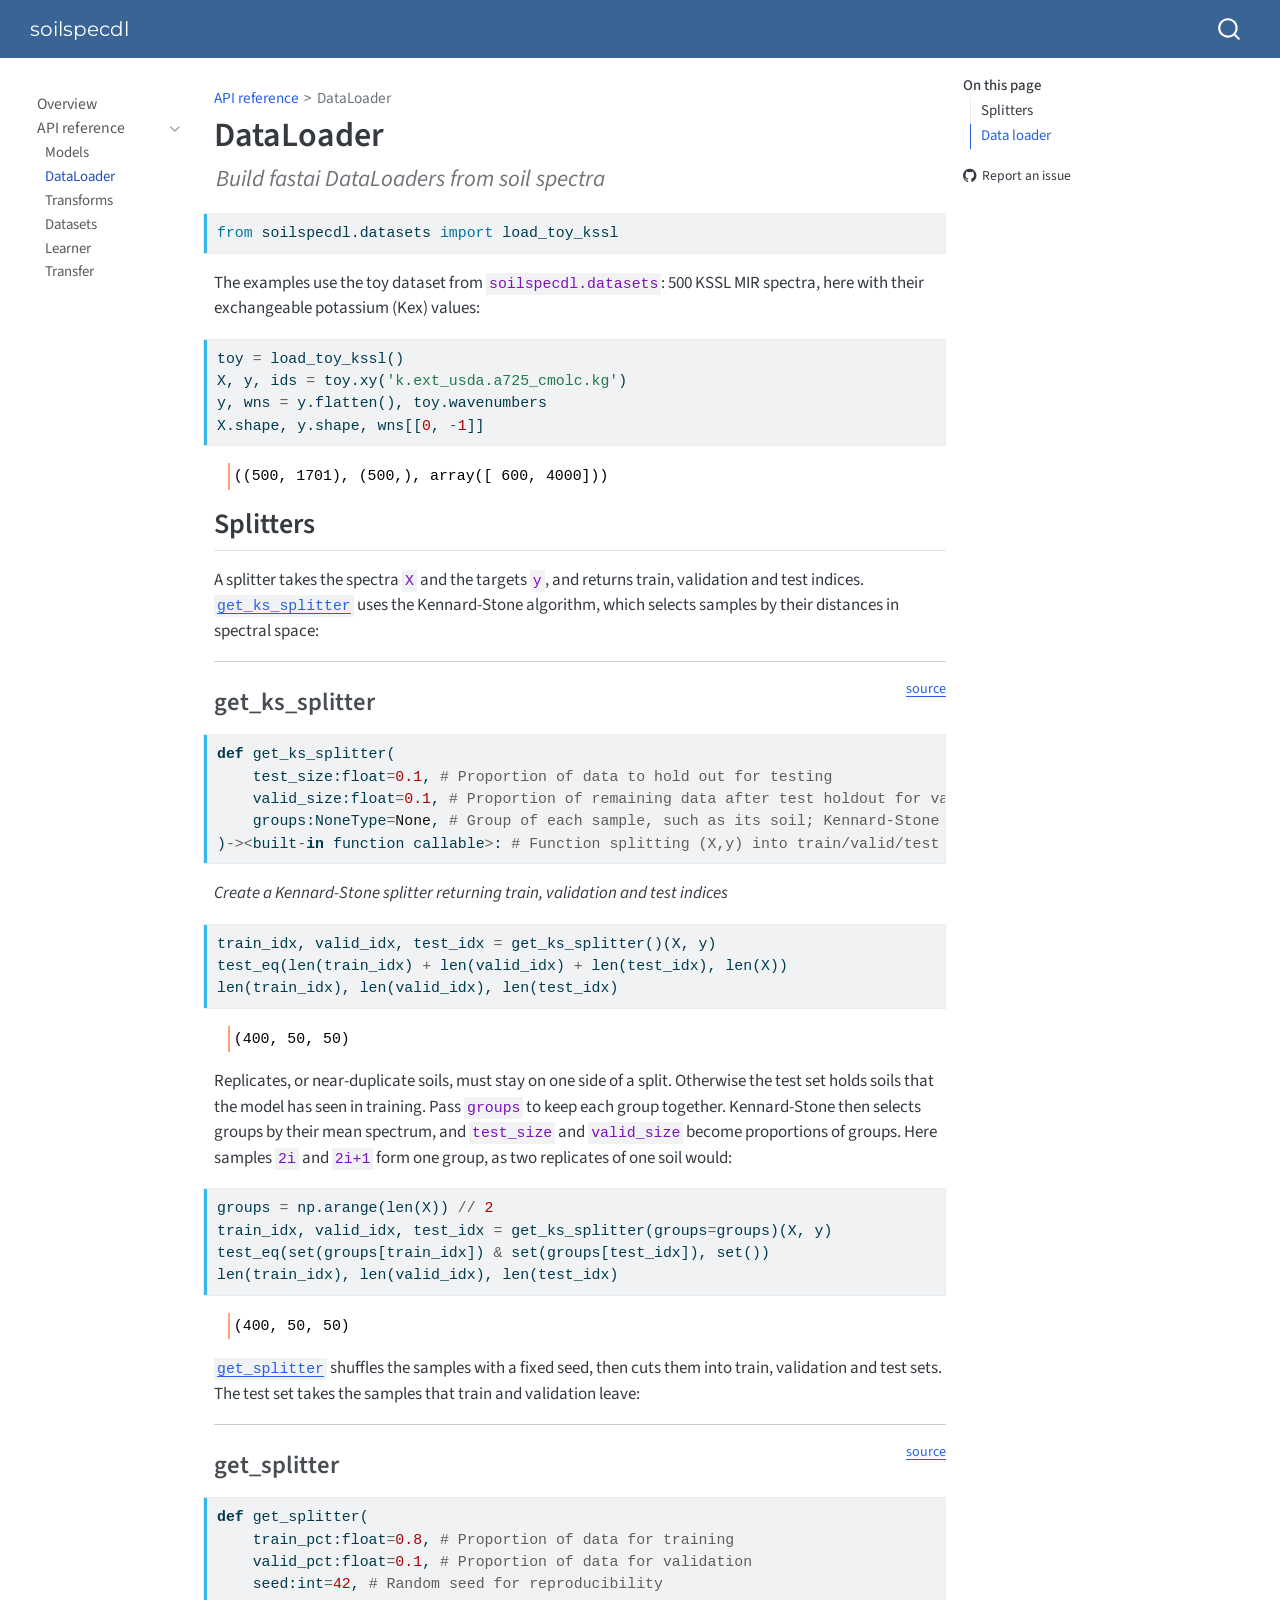
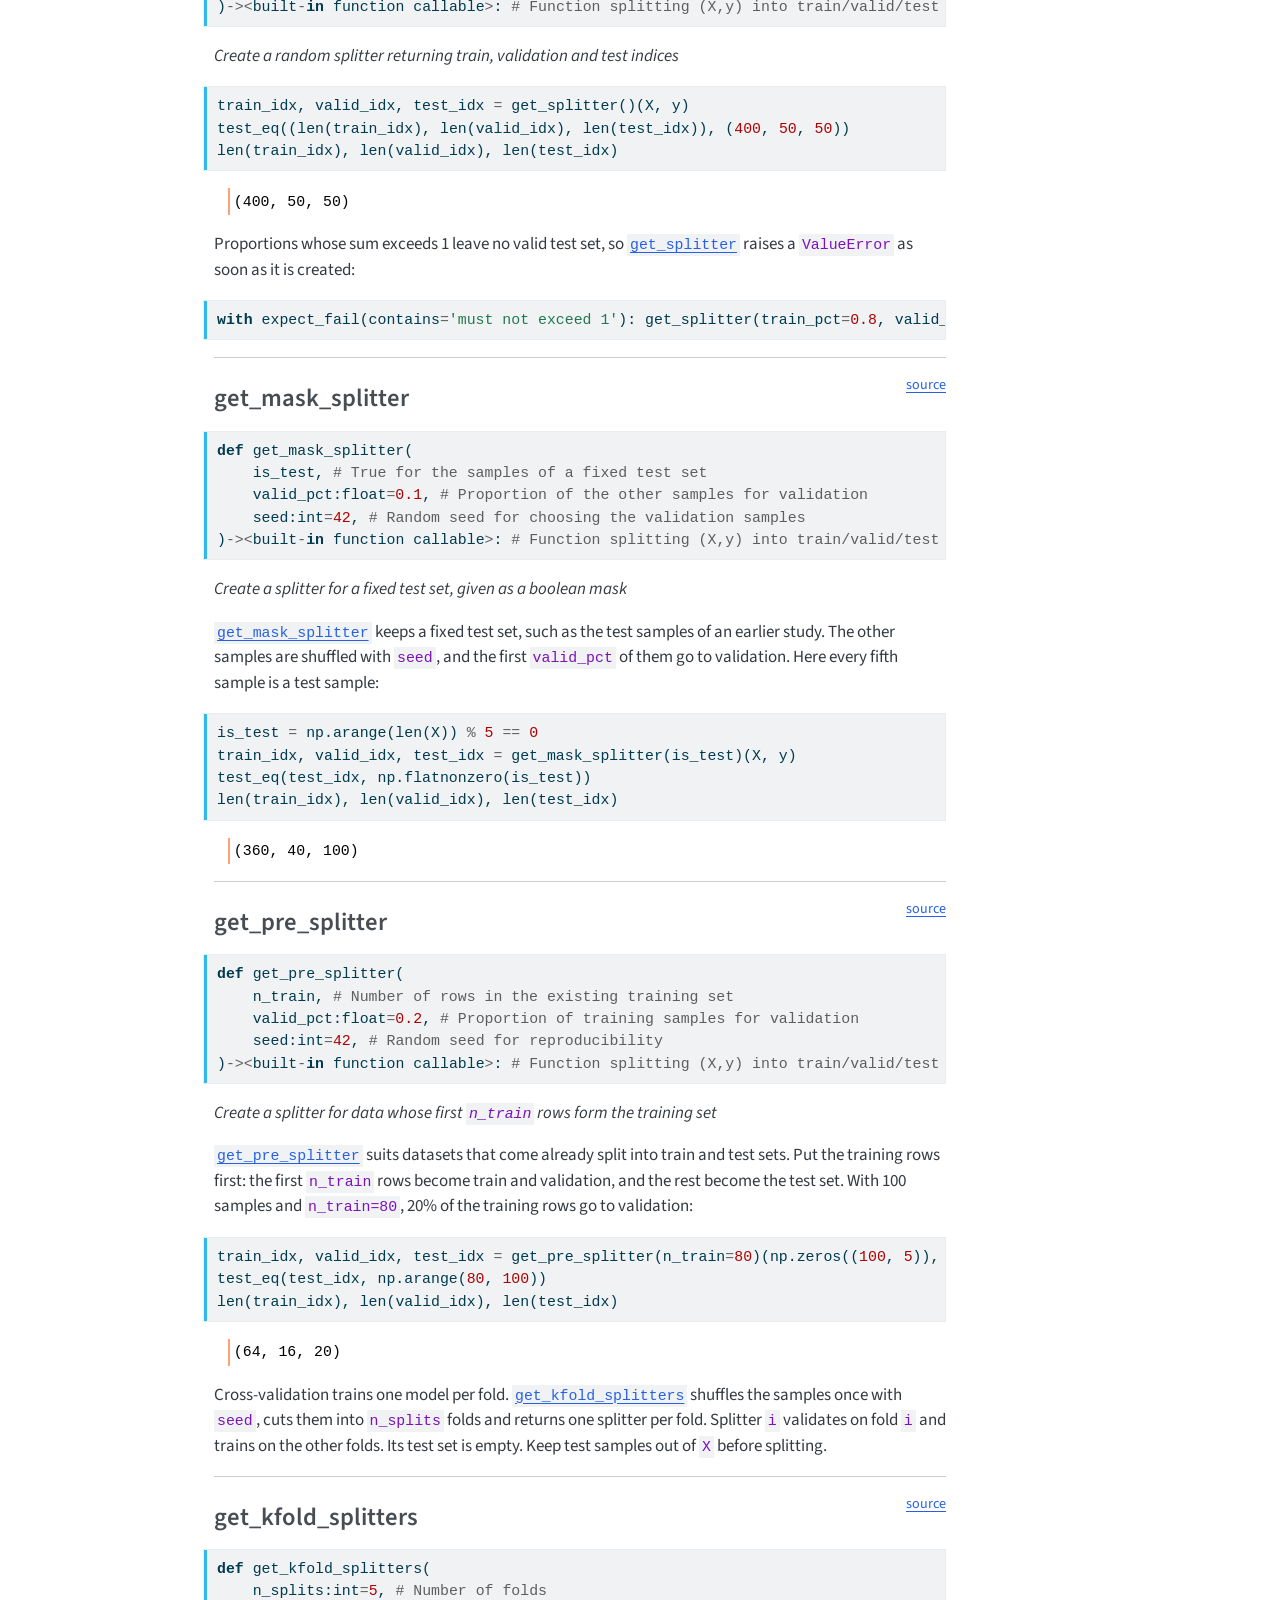
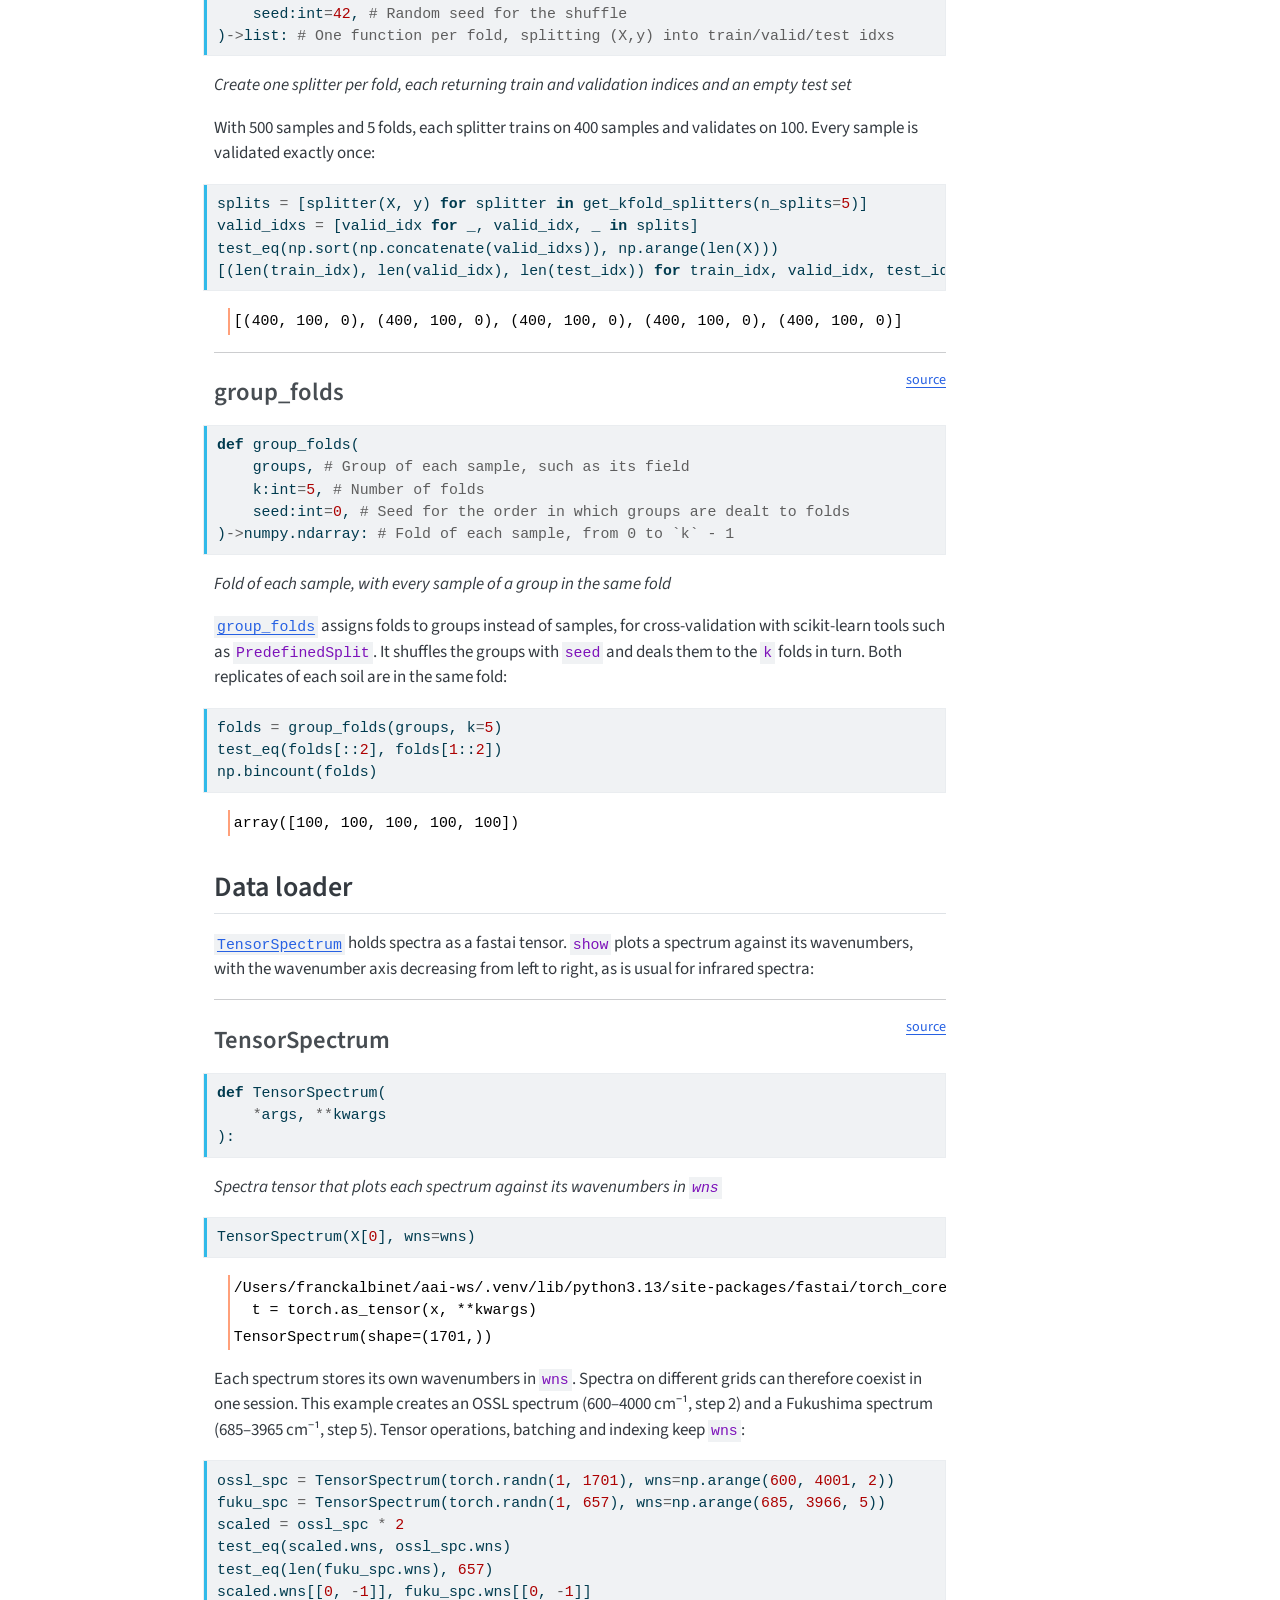
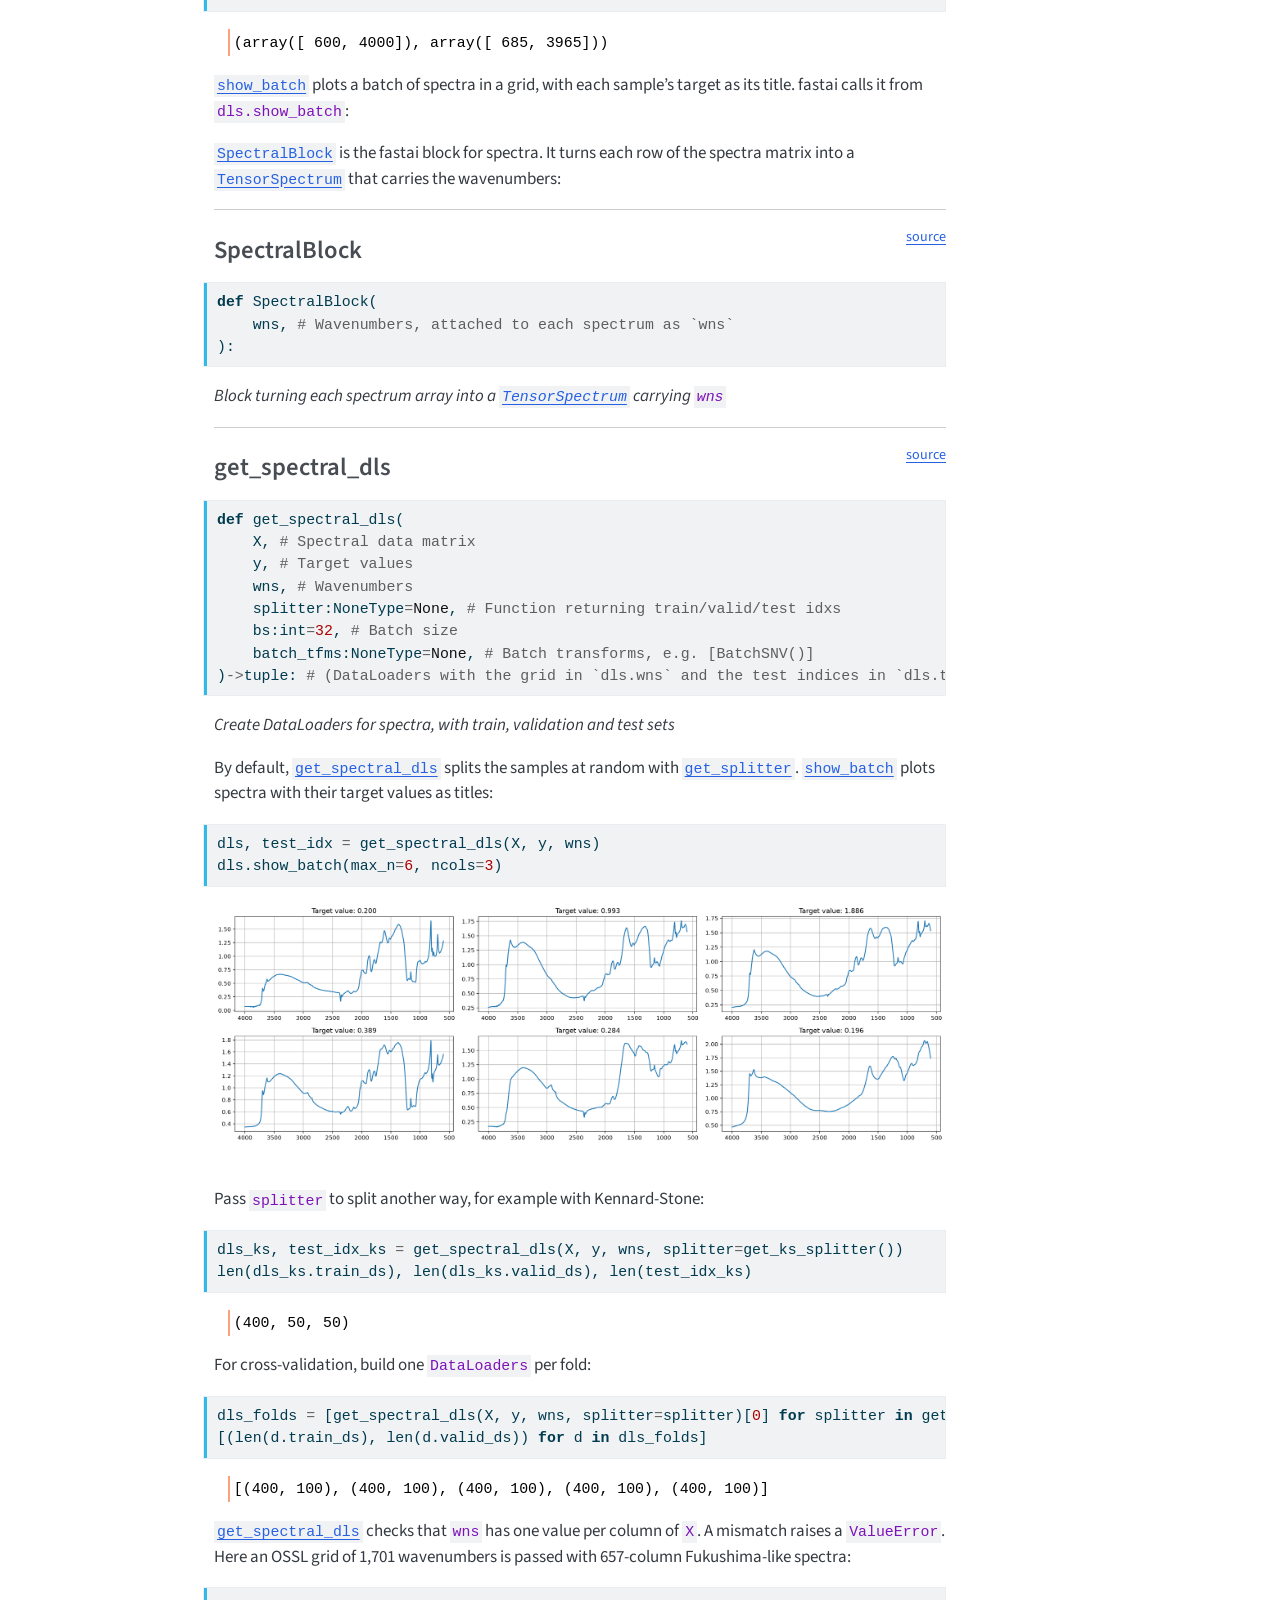
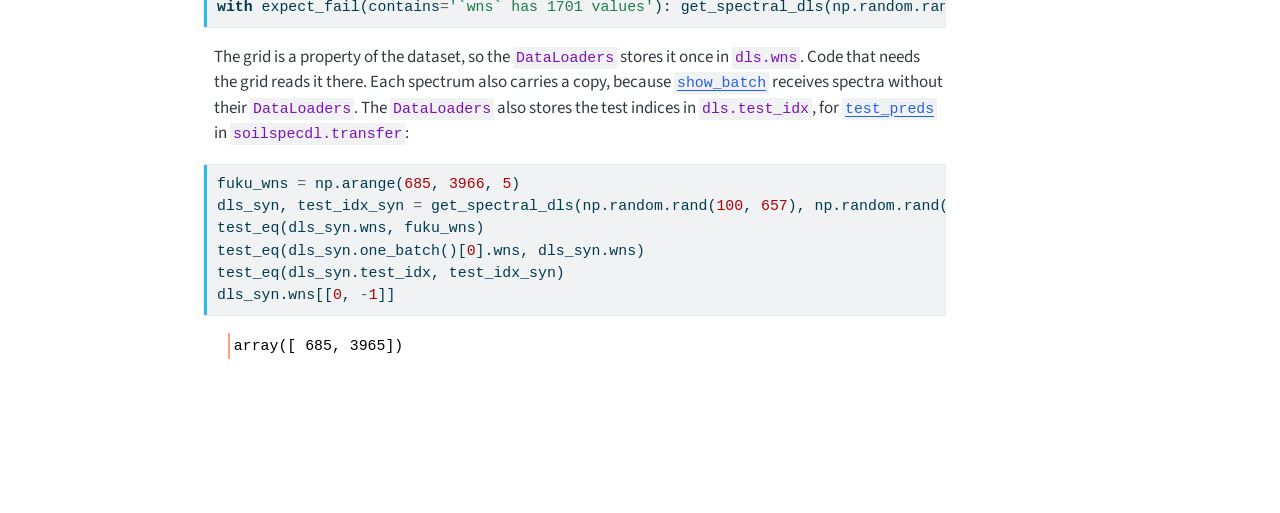
<file: dataloader.html>
<!DOCTYPE html>
<html xmlns="http://www.w3.org/1999/xhtml" lang="en" xml:lang="en"><head>

<meta charset="utf-8">
<meta name="generator" content="quarto-1.11.9">

<meta name="viewport" content="width=device-width, initial-scale=1.0, user-scalable=yes">

<meta name="description" content="Build fastai DataLoaders from soil spectra">

<title>DataLoader – soilspecdl</title>
<style>
/* Default styles provided by pandoc.
** See https://pandoc.org/MANUAL.html#variables-for-html for config info.
*/
span.smallcaps{font-variant: small-caps;}
div.columns{display: flex; gap: 1.5em;}
div.column{flex: auto;}
@media screen {
div.columns{gap: min(4vw, 1.5em);}
div.column{overflow-x: auto;}
}
div.hanging-indent{margin-left: 1.5em; text-indent: -1.5em;}
ul.task-list{list-style: none;}
ul.task-list li input[type="checkbox"] {
  width: 0.8em;
  margin: 0 0.8em 0.2em -1em; /* quarto-specific, see https://github.com/quarto-dev/quarto-cli/issues/4556 */ 
  vertical-align: middle;
}
/* CSS for syntax highlighting */
html { -webkit-text-size-adjust: 100%; }
pre > code.sourceCode { white-space: pre; position: relative; }
pre > code.sourceCode > span { display: inline-block; line-height: 1.25; }
pre > code.sourceCode > span:empty { height: 1.2em; }
.sourceCode { overflow: visible; }
code.sourceCode > span { color: inherit; text-decoration: inherit; }
div.sourceCode { margin: 1em 0; }
pre.sourceCode { margin: 0; }
@media screen {
div.sourceCode { overflow: auto; }
}
@media print {
pre > code.sourceCode { white-space: pre-wrap; }
pre > code.sourceCode > span { text-indent: -5em; padding-left: 5em; }
}
pre.numberSource code
  { counter-reset: source-line 0; }
pre.numberSource code > span
  { position: relative; left: -4em; counter-increment: source-line; }
pre.numberSource code > span > a:first-child::before
  { content: counter(source-line);
    position: relative; left: -1em; text-align: right; vertical-align: baseline;
    border: none; display: inline-block;
    -webkit-touch-callout: none; -webkit-user-select: none;
    -khtml-user-select: none; -moz-user-select: none;
    -ms-user-select: none; user-select: none;
    padding: 0 4px; width: 4em;
  }
pre.numberSource { margin-left: 3em;  padding-left: 4px; }
div.sourceCode
  {   }
@media screen {
pre > code.sourceCode > span > a:first-child::before { text-decoration: underline; }
}
</style>


<script src="site_libs/quarto-nav/quarto-nav.js"></script>
<script src="site_libs/quarto-nav/headroom.min.js"></script>
<script src="site_libs/clipboard/clipboard.min.js"></script>
<script src="site_libs/quarto-search/autocomplete.umd.js"></script>
<script src="site_libs/quarto-search/fuse.min.js"></script>
<script src="site_libs/quarto-search/quarto-search.js"></script>
<meta name="quarto:offset" content="./">
<script src="site_libs/quarto-html/quarto.js" type="module"></script>
<script src="site_libs/quarto-html/tabsets/tabsets.js" type="module"></script>
<script src="site_libs/quarto-html/scrollable-regions/scrollable-regions.js" type="module"></script>
<script src="site_libs/quarto-html/popper.min.js"></script>
<script src="site_libs/quarto-html/tippy.umd.min.js"></script>
<script src="site_libs/quarto-html/anchor.min.js"></script>
<link href="site_libs/quarto-html/tippy.css" rel="stylesheet">
<link href="site_libs/quarto-html/quarto-syntax-highlighting-63b5708e65d6cd79cd7618c58d0c21e7.css" rel="stylesheet" id="quarto-text-highlighting-styles">
<script src="site_libs/bootstrap/bootstrap.min.js"></script>
<link href="site_libs/bootstrap/bootstrap-icons.css" rel="stylesheet">
<link href="site_libs/bootstrap/bootstrap-25d22b340971a39de180f7b8257233f4.min.css" rel="stylesheet" append-hash="true" id="quarto-bootstrap" data-mode="light">
<script id="quarto-search-options" type="application/json">{
  "location": "navbar",
  "copy-button": false,
  "collapse-after": 3,
  "panel-placement": "end",
  "type": "overlay",
  "limit": 50,
  "keyboard-shortcut": [
    "f",
    "/",
    "s"
  ],
  "show-item-context": false,
  "language": {
    "search-no-results-text": "No results",
    "search-matching-documents-text": "matching documents",
    "search-copy-link-title": "Copy link to search",
    "search-hide-matches-text": "Hide additional matches",
    "search-more-match-text": "more match in this document",
    "search-more-matches-text": "more matches in this document",
    "search-clear-button-title": "Clear",
    "search-text-placeholder": "",
    "search-detached-cancel-button-title": "Cancel",
    "search-submit-button-title": "Submit",
    "search-label": "Search"
  }
}</script>


<link rel="stylesheet" href="styles.css">
<meta property="og:title" content="DataLoader – soilspecdl">
<meta property="og:description" content="Build fastai DataLoaders from soil spectra">
<meta property="og:image" content="https://franckalbinet.github.io/soilspecdl/01_dataloader_files/figure-html/cell-24-output-1.png">
<meta property="og:site_name" content="soilspecdl">
<meta property="og:image:height" content="1179">
<meta property="og:image:width" content="3576">
<meta name="twitter:title" content="DataLoader – soilspecdl">
<meta name="twitter:description" content="Build fastai DataLoaders from soil spectra">
<meta name="twitter:image" content="https://franckalbinet.github.io/soilspecdl/01_dataloader_files/figure-html/cell-24-output-1.png">
<meta name="twitter:card" content="summary_large_image">
</head>

<body class="nav-sidebar floating nav-fixed quarto-light"><a id="quarto-skip-link" class="visually-hidden-focusable" href="#quarto-document-content">Skip to main content</a>

<div id="quarto-search-results"></div>
  <header id="quarto-header" class="headroom fixed-top">
    <nav class="navbar navbar-expand-lg " data-bs-theme="dark" aria-label="Site">
      <div class="navbar-container container-fluid">
      <div class="navbar-brand-container mx-auto">
    <a class="navbar-brand" href="./index.html">
    <span class="navbar-title">soilspecdl</span>
    </a>
  </div>
        <div class="quarto-navbar-tools tools-end">
</div>
          <div id="quarto-search" class="" title="Search"></div>
      </div> <!-- /container-fluid -->
    </nav>
  <nav class="quarto-secondary-nav" aria-label="Toolbar">
    <div class="container-fluid d-flex">
      <button type="button" class="quarto-btn-toggle btn" data-bs-toggle="collapse" role="button" data-bs-target=".quarto-sidebar-collapse-item" aria-controls="quarto-sidebar" aria-expanded="false" aria-label="Toggle sidebar navigation" onclick="if (window.quartoToggleHeadroom) { window.quartoToggleHeadroom(); }">
        <i class="bi bi-layout-text-sidebar-reverse"></i>
      </button>
        <nav class="quarto-page-breadcrumbs" aria-label="Breadcrumbs"><ol class="breadcrumb"><li class="breadcrumb-item"><a href="./models.html">API reference</a></li><li class="breadcrumb-item"><a href="./dataloader.html">DataLoader</a></li></ol></nav>
        <a class="flex-grow-1" data-bs-toggle="collapse" data-bs-target=".quarto-sidebar-collapse-item" onclick="if (window.quartoToggleHeadroom) { window.quartoToggleHeadroom(); }">      
        </a>
    </div>
  </nav>
</header>
<!-- content -->
<div id="quarto-content" class="quarto-container page-columns page-rows-contents page-layout-article page-navbar">
<!-- sidebar -->
  <nav id="quarto-sidebar" class="sidebar collapse collapse-horizontal quarto-sidebar-collapse-item sidebar-navigation floating overflow-auto" aria-label="Section">
    <div class="sidebar-menu-container"> 
    <ul class="list-unstyled mt-1">
        <li class="sidebar-item">
  <div class="sidebar-item-container"> 
  <a href="./index.html" class="sidebar-item-text sidebar-link">
 <span class="menu-text">Overview</span></a>
  </div>
</li>
        <li class="sidebar-item sidebar-item-section">
      <div class="sidebar-item-container"> 
            <button type="button" class="sidebar-item-text sidebar-item-toggle sidebar-link text-start" data-bs-toggle="collapse" data-bs-target="#quarto-sidebar-section-1" aria-controls="quarto-sidebar-section-1" aria-expanded="true">
 <span class="menu-text" id="quarto-sidebar-section-1-label">API reference</span><i class="bi bi-chevron-right" aria-hidden="true"></i></button>
      </div>
      <ul id="quarto-sidebar-section-1" aria-labelledby="quarto-sidebar-section-1-label" class="collapse list-unstyled sidebar-section depth1 show">  
          <li class="sidebar-item">
  <div class="sidebar-item-container"> 
  <a href="./models.html" class="sidebar-item-text sidebar-link">
 <span class="menu-text">Models</span></a>
  </div>
</li>
          <li class="sidebar-item">
  <div class="sidebar-item-container"> 
  <a href="./dataloader.html" class="sidebar-item-text sidebar-link active">
 <span class="menu-text">DataLoader</span></a>
  </div>
</li>
          <li class="sidebar-item">
  <div class="sidebar-item-container"> 
  <a href="./transforms.html" class="sidebar-item-text sidebar-link">
 <span class="menu-text">Transforms</span></a>
  </div>
</li>
          <li class="sidebar-item">
  <div class="sidebar-item-container"> 
  <a href="./datasets.html" class="sidebar-item-text sidebar-link">
 <span class="menu-text">Datasets</span></a>
  </div>
</li>
          <li class="sidebar-item">
  <div class="sidebar-item-container"> 
  <a href="./learner.html" class="sidebar-item-text sidebar-link">
 <span class="menu-text">Learner</span></a>
  </div>
</li>
          <li class="sidebar-item">
  <div class="sidebar-item-container"> 
  <a href="./transfer.html" class="sidebar-item-text sidebar-link">
 <span class="menu-text">Transfer</span></a>
  </div>
</li>
      </ul>
  </li>
    </ul>
    </div>
</nav>
<div id="quarto-sidebar-glass" class="quarto-sidebar-collapse-item" data-bs-toggle="collapse" data-bs-target=".quarto-sidebar-collapse-item"></div>
<!-- margin-sidebar -->
    <div id="quarto-margin-sidebar" class="sidebar margin-sidebar">
        <nav id="TOC" role="doc-toc" aria-labelledby="toc-title" class="toc-active">
    <h2 id="toc-title">On this page</h2>
   
  <ul>
  <li><a href="#splitters" id="toc-splitters" class="nav-link active" data-scroll-target="#splitters">Splitters</a></li>
  <li><a href="#data-loader" id="toc-data-loader" class="nav-link" data-scroll-target="#data-loader">Data loader</a></li>
  </ul>
<div class="toc-actions"><ul><li><a href="https://github.com/franckalbinet/soilspecdl/issues/new" class="toc-action"><i class="bi bi-github"></i>Report an issue</a></li></ul></div></nav>
    </div>
<!-- main -->
<main class="content" id="quarto-document-content" tabindex="-1">

<header id="title-block-header" class="quarto-title-block default"><nav class="quarto-page-breadcrumbs quarto-title-breadcrumbs d-none d-lg-block" aria-label="Breadcrumbs"><ol class="breadcrumb"><li class="breadcrumb-item"><a href="./models.html">API reference</a></li><li class="breadcrumb-item"><a href="./dataloader.html">DataLoader</a></li></ol></nav>
<div class="quarto-title">
<h1 class="title">DataLoader</h1>
</div>

<div>
  <div class="description">
    Build fastai DataLoaders from soil spectra
  </div>
</div>


<div class="quarto-title-meta">

    
  
    
  </div>
  


</header>


<!-- WARNING: THIS FILE WAS AUTOGENERATED! DO NOT EDIT! -->
<div id="b61fac99" class="cell" data-quarto-private-1="{&quot;key&quot;:&quot;execution&quot;,&quot;value&quot;:{&quot;iopub.execute_input&quot;:&quot;2026-11-02T16:59:59.709462+00:00&quot;,&quot;shell.execute_reply&quot;:&quot;2026-11-02T16:59:59.714599+00:00&quot;,&quot;total&quot;:0.005141365000014275}}" data-execution_count="2">
<div class="code-copy-outer-scaffold"><div class="sourceCode cell-code" id="cb1"><pre class="sourceCode python code-with-copy"><code class="sourceCode python"><span id="cb1-1"><a href="#cb1-1" aria-hidden="true" tabindex="-1"></a><span class="im">from</span> soilspecdl.datasets <span class="im">import</span> load_toy_kssl</span></code></pre></div><button title="Copy to Clipboard" class="code-copy-button"><i class="bi"></i></button></div>
</div>
<p>The examples use the toy dataset from <code>soilspecdl.datasets</code>: 500 KSSL MIR spectra, here with their exchangeable potassium (Kex) values:</p>
<div id="8348a6ec" class="cell">
<div class="code-copy-outer-scaffold"><div class="sourceCode cell-code" id="cb2"><pre class="sourceCode python code-with-copy"><code class="sourceCode python"><span id="cb2-1"><a href="#cb2-1" aria-hidden="true" tabindex="-1"></a>toy <span class="op">=</span> load_toy_kssl()</span>
<span id="cb2-2"><a href="#cb2-2" aria-hidden="true" tabindex="-1"></a>X, y, ids <span class="op">=</span> toy.xy(<span class="st">'k.ext_usda.a725_cmolc.kg'</span>)</span>
<span id="cb2-3"><a href="#cb2-3" aria-hidden="true" tabindex="-1"></a>y, wns <span class="op">=</span> y.flatten(), toy.wavenumbers</span>
<span id="cb2-4"><a href="#cb2-4" aria-hidden="true" tabindex="-1"></a>X.shape, y.shape, wns[[<span class="dv">0</span>, <span class="op">-</span><span class="dv">1</span>]]</span></code></pre></div><button title="Copy to Clipboard" class="code-copy-button"><i class="bi"></i></button></div>
<div class="cell-output cell-output-display">
<pre><code>((500, 1701), (500,), array([ 600, 4000]))</code></pre>
</div>
</div>
<section id="splitters" class="level2">
<h2 class="anchored" data-anchor-id="splitters">Splitters</h2>
<p>A splitter takes the spectra <code>X</code> and the targets <code>y</code>, and returns train, validation and test indices. <a href="https://franckalbinet.github.io/soilspecdl/dataloader.html#get_ks_splitter"><code>get_ks_splitter</code></a> uses the Kennard-Stone algorithm, which selects samples by their distances in spectral space:</p>
<div id="2f10ae50" class="cell" data-quarto-private-1="{&quot;key&quot;:&quot;execution&quot;,&quot;value&quot;:{&quot;iopub.execute_input&quot;:&quot;2026-11-02T16:59:59.718403+00:00&quot;,&quot;shell.execute_reply&quot;:&quot;2026-11-02T16:59:59.887267+00:00&quot;,&quot;total&quot;:0.168870854000005}}" data-execution_count="4">
<hr>
<p><a href="https://github.com/franckalbinet/soilspecdl/blob/main/soilspecdl/dataloader.py#L25" target="_blank" style="float:right; font-size:smaller">source</a></p>
<section id="get_ks_splitter" class="level3">
<h3 class="anchored" data-anchor-id="get_ks_splitter">get_ks_splitter</h3>
<div class="code-copy-outer-scaffold"><div class="sourceCode" id="cb4"><pre class="sourceCode python code-with-copy"><code class="sourceCode python"><span id="cb4-1"><a href="#cb4-1" aria-hidden="true" tabindex="-1"></a><span class="kw">def</span> get_ks_splitter(</span>
<span id="cb4-2"><a href="#cb4-2" aria-hidden="true" tabindex="-1"></a>    test_size:<span class="bu">float</span><span class="op">=</span><span class="fl">0.1</span>, <span class="co"># Proportion of data to hold out for testing</span></span>
<span id="cb4-3"><a href="#cb4-3" aria-hidden="true" tabindex="-1"></a>    valid_size:<span class="bu">float</span><span class="op">=</span><span class="fl">0.1</span>, <span class="co"># Proportion of remaining data after test holdout for validation</span></span>
<span id="cb4-4"><a href="#cb4-4" aria-hidden="true" tabindex="-1"></a>    groups:NoneType<span class="op">=</span><span class="va">None</span>, <span class="co"># Group of each sample, such as its soil; Kennard-Stone then selects whole groups by their mean spectrum</span></span>
<span id="cb4-5"><a href="#cb4-5" aria-hidden="true" tabindex="-1"></a>)<span class="op">-&gt;&lt;</span>built<span class="op">-</span><span class="kw">in</span> function <span class="bu">callable</span><span class="op">&gt;</span>: <span class="co"># Function splitting (X,y) into train/valid/test idxs</span></span></code></pre></div><button title="Copy to Clipboard" class="code-copy-button"><i class="bi"></i></button></div>
<p><em>Create a Kennard-Stone splitter returning train, validation and test indices</em></p>
</section>
</div>
<div id="2b3cc9ad" class="cell">
<div class="code-copy-outer-scaffold"><div class="sourceCode cell-code" id="cb5"><pre class="sourceCode python code-with-copy"><code class="sourceCode python"><span id="cb5-1"><a href="#cb5-1" aria-hidden="true" tabindex="-1"></a>train_idx, valid_idx, test_idx <span class="op">=</span> get_ks_splitter()(X, y)</span>
<span id="cb5-2"><a href="#cb5-2" aria-hidden="true" tabindex="-1"></a>test_eq(<span class="bu">len</span>(train_idx) <span class="op">+</span> <span class="bu">len</span>(valid_idx) <span class="op">+</span> <span class="bu">len</span>(test_idx), <span class="bu">len</span>(X))</span>
<span id="cb5-3"><a href="#cb5-3" aria-hidden="true" tabindex="-1"></a><span class="bu">len</span>(train_idx), <span class="bu">len</span>(valid_idx), <span class="bu">len</span>(test_idx)</span></code></pre></div><button title="Copy to Clipboard" class="code-copy-button"><i class="bi"></i></button></div>
<div class="cell-output cell-output-display">
<pre><code>(400, 50, 50)</code></pre>
</div>
</div>
<p>Replicates, or near-duplicate soils, must stay on one side of a split. Otherwise the test set holds soils that the model has seen in training. Pass <code>groups</code> to keep each group together. Kennard-Stone then selects groups by their mean spectrum, and <code>test_size</code> and <code>valid_size</code> become proportions of groups. Here samples <code>2i</code> and <code>2i+1</code> form one group, as two replicates of one soil would:</p>
<div id="422ffdb6" class="cell">
<div class="code-copy-outer-scaffold"><div class="sourceCode cell-code" id="cb7"><pre class="sourceCode python code-with-copy"><code class="sourceCode python"><span id="cb7-1"><a href="#cb7-1" aria-hidden="true" tabindex="-1"></a>groups <span class="op">=</span> np.arange(<span class="bu">len</span>(X)) <span class="op">//</span> <span class="dv">2</span></span>
<span id="cb7-2"><a href="#cb7-2" aria-hidden="true" tabindex="-1"></a>train_idx, valid_idx, test_idx <span class="op">=</span> get_ks_splitter(groups<span class="op">=</span>groups)(X, y)</span>
<span id="cb7-3"><a href="#cb7-3" aria-hidden="true" tabindex="-1"></a>test_eq(<span class="bu">set</span>(groups[train_idx]) <span class="op">&amp;</span> <span class="bu">set</span>(groups[test_idx]), <span class="bu">set</span>())</span>
<span id="cb7-4"><a href="#cb7-4" aria-hidden="true" tabindex="-1"></a><span class="bu">len</span>(train_idx), <span class="bu">len</span>(valid_idx), <span class="bu">len</span>(test_idx)</span></code></pre></div><button title="Copy to Clipboard" class="code-copy-button"><i class="bi"></i></button></div>
<div class="cell-output cell-output-display">
<pre><code>(400, 50, 50)</code></pre>
</div>
</div>
<p><a href="https://franckalbinet.github.io/soilspecdl/dataloader.html#get_splitter"><code>get_splitter</code></a> shuffles the samples with a fixed seed, then cuts them into train, validation and test sets. The test set takes the samples that train and validation leave:</p>
<div id="9d106528" class="cell" data-quarto-private-1="{&quot;key&quot;:&quot;execution&quot;,&quot;value&quot;:{&quot;iopub.execute_input&quot;:&quot;2026-11-02T16:59:59.889820+00:00&quot;,&quot;shell.execute_reply&quot;:&quot;2026-11-02T16:59:59.893126+00:00&quot;,&quot;total&quot;:0.003310854999995172}}" data-execution_count="6">
<hr>
<p><a href="https://github.com/franckalbinet/soilspecdl/blob/main/soilspecdl/dataloader.py#L42" target="_blank" style="float:right; font-size:smaller">source</a></p>
<section id="get_splitter" class="level3">
<h3 class="anchored" data-anchor-id="get_splitter">get_splitter</h3>
<div class="code-copy-outer-scaffold"><div class="sourceCode" id="cb9"><pre class="sourceCode python code-with-copy"><code class="sourceCode python"><span id="cb9-1"><a href="#cb9-1" aria-hidden="true" tabindex="-1"></a><span class="kw">def</span> get_splitter(</span>
<span id="cb9-2"><a href="#cb9-2" aria-hidden="true" tabindex="-1"></a>    train_pct:<span class="bu">float</span><span class="op">=</span><span class="fl">0.8</span>, <span class="co"># Proportion of data for training</span></span>
<span id="cb9-3"><a href="#cb9-3" aria-hidden="true" tabindex="-1"></a>    valid_pct:<span class="bu">float</span><span class="op">=</span><span class="fl">0.1</span>, <span class="co"># Proportion of data for validation</span></span>
<span id="cb9-4"><a href="#cb9-4" aria-hidden="true" tabindex="-1"></a>    seed:<span class="bu">int</span><span class="op">=</span><span class="dv">42</span>, <span class="co"># Random seed for reproducibility</span></span>
<span id="cb9-5"><a href="#cb9-5" aria-hidden="true" tabindex="-1"></a>)<span class="op">-&gt;&lt;</span>built<span class="op">-</span><span class="kw">in</span> function <span class="bu">callable</span><span class="op">&gt;</span>: <span class="co"># Function splitting (X,y) into train/valid/test idxs</span></span></code></pre></div><button title="Copy to Clipboard" class="code-copy-button"><i class="bi"></i></button></div>
<p><em>Create a random splitter returning train, validation and test indices</em></p>
</section>
</div>
<div id="0d1d3e41" class="cell">
<div class="code-copy-outer-scaffold"><div class="sourceCode cell-code" id="cb10"><pre class="sourceCode python code-with-copy"><code class="sourceCode python"><span id="cb10-1"><a href="#cb10-1" aria-hidden="true" tabindex="-1"></a>train_idx, valid_idx, test_idx <span class="op">=</span> get_splitter()(X, y)</span>
<span id="cb10-2"><a href="#cb10-2" aria-hidden="true" tabindex="-1"></a>test_eq((<span class="bu">len</span>(train_idx), <span class="bu">len</span>(valid_idx), <span class="bu">len</span>(test_idx)), (<span class="dv">400</span>, <span class="dv">50</span>, <span class="dv">50</span>))</span>
<span id="cb10-3"><a href="#cb10-3" aria-hidden="true" tabindex="-1"></a><span class="bu">len</span>(train_idx), <span class="bu">len</span>(valid_idx), <span class="bu">len</span>(test_idx)</span></code></pre></div><button title="Copy to Clipboard" class="code-copy-button"><i class="bi"></i></button></div>
<div class="cell-output cell-output-display">
<pre><code>(400, 50, 50)</code></pre>
</div>
</div>
<p>Proportions whose sum exceeds 1 leave no valid test set, so <a href="https://franckalbinet.github.io/soilspecdl/dataloader.html#get_splitter"><code>get_splitter</code></a> raises a <code>ValueError</code> as soon as it is created:</p>
<div id="3a8bf67a" class="cell">
<div class="code-copy-outer-scaffold"><div class="sourceCode cell-code" id="cb12"><pre class="sourceCode python code-with-copy"><code class="sourceCode python"><span id="cb12-1"><a href="#cb12-1" aria-hidden="true" tabindex="-1"></a><span class="cf">with</span> expect_fail(contains<span class="op">=</span><span class="st">'must not exceed 1'</span>): get_splitter(train_pct<span class="op">=</span><span class="fl">0.8</span>, valid_pct<span class="op">=</span><span class="fl">0.5</span>)</span></code></pre></div><button title="Copy to Clipboard" class="code-copy-button"><i class="bi"></i></button></div>
</div>
<div id="cd889b3a" class="cell" data-quarto-private-1="{&quot;key&quot;:&quot;execution&quot;,&quot;value&quot;:{&quot;iopub.execute_input&quot;:&quot;2026-11-02T16:59:59.894931+00:00&quot;,&quot;shell.execute_reply&quot;:&quot;2026-11-02T16:59:59.897936+00:00&quot;,&quot;total&quot;:0.0030099530000029517}}" data-execution_count="8">
<hr>
<p><a href="https://github.com/franckalbinet/soilspecdl/blob/main/soilspecdl/dataloader.py#L61" target="_blank" style="float:right; font-size:smaller">source</a></p>
<section id="get_mask_splitter" class="level3">
<h3 class="anchored" data-anchor-id="get_mask_splitter">get_mask_splitter</h3>
<div class="code-copy-outer-scaffold"><div class="sourceCode" id="cb13"><pre class="sourceCode python code-with-copy"><code class="sourceCode python"><span id="cb13-1"><a href="#cb13-1" aria-hidden="true" tabindex="-1"></a><span class="kw">def</span> get_mask_splitter(</span>
<span id="cb13-2"><a href="#cb13-2" aria-hidden="true" tabindex="-1"></a>    is_test, <span class="co"># True for the samples of a fixed test set</span></span>
<span id="cb13-3"><a href="#cb13-3" aria-hidden="true" tabindex="-1"></a>    valid_pct:<span class="bu">float</span><span class="op">=</span><span class="fl">0.1</span>, <span class="co"># Proportion of the other samples for validation</span></span>
<span id="cb13-4"><a href="#cb13-4" aria-hidden="true" tabindex="-1"></a>    seed:<span class="bu">int</span><span class="op">=</span><span class="dv">42</span>, <span class="co"># Random seed for choosing the validation samples</span></span>
<span id="cb13-5"><a href="#cb13-5" aria-hidden="true" tabindex="-1"></a>)<span class="op">-&gt;&lt;</span>built<span class="op">-</span><span class="kw">in</span> function <span class="bu">callable</span><span class="op">&gt;</span>: <span class="co"># Function splitting (X,y) into train/valid/test idxs</span></span></code></pre></div><button title="Copy to Clipboard" class="code-copy-button"><i class="bi"></i></button></div>
<p><em>Create a splitter for a fixed test set, given as a boolean mask</em></p>
</section>
</div>
<p><a href="https://franckalbinet.github.io/soilspecdl/dataloader.html#get_mask_splitter"><code>get_mask_splitter</code></a> keeps a fixed test set, such as the test samples of an earlier study. The other samples are shuffled with <code>seed</code>, and the first <code>valid_pct</code> of them go to validation. Here every fifth sample is a test sample:</p>
<div id="397ee02e" class="cell">
<div class="code-copy-outer-scaffold"><div class="sourceCode cell-code" id="cb14"><pre class="sourceCode python code-with-copy"><code class="sourceCode python"><span id="cb14-1"><a href="#cb14-1" aria-hidden="true" tabindex="-1"></a>is_test <span class="op">=</span> np.arange(<span class="bu">len</span>(X)) <span class="op">%</span> <span class="dv">5</span> <span class="op">==</span> <span class="dv">0</span></span>
<span id="cb14-2"><a href="#cb14-2" aria-hidden="true" tabindex="-1"></a>train_idx, valid_idx, test_idx <span class="op">=</span> get_mask_splitter(is_test)(X, y)</span>
<span id="cb14-3"><a href="#cb14-3" aria-hidden="true" tabindex="-1"></a>test_eq(test_idx, np.flatnonzero(is_test))</span>
<span id="cb14-4"><a href="#cb14-4" aria-hidden="true" tabindex="-1"></a><span class="bu">len</span>(train_idx), <span class="bu">len</span>(valid_idx), <span class="bu">len</span>(test_idx)</span></code></pre></div><button title="Copy to Clipboard" class="code-copy-button"><i class="bi"></i></button></div>
<div class="cell-output cell-output-display">
<pre><code>(360, 40, 100)</code></pre>
</div>
</div>
<div id="2c88c55f" class="cell" data-quarto-private-1="{&quot;key&quot;:&quot;execution&quot;,&quot;value&quot;:{&quot;iopub.execute_input&quot;:&quot;2026-11-02T16:59:59.899397+00:00&quot;,&quot;shell.execute_reply&quot;:&quot;2026-11-02T16:59:59.902202+00:00&quot;,&quot;total&quot;:0.0028102789999877587}}" data-execution_count="10">
<hr>
<p><a href="https://github.com/franckalbinet/soilspecdl/blob/main/soilspecdl/dataloader.py#L74" target="_blank" style="float:right; font-size:smaller">source</a></p>
<section id="get_pre_splitter" class="level3">
<h3 class="anchored" data-anchor-id="get_pre_splitter">get_pre_splitter</h3>
<div class="code-copy-outer-scaffold"><div class="sourceCode" id="cb16"><pre class="sourceCode python code-with-copy"><code class="sourceCode python"><span id="cb16-1"><a href="#cb16-1" aria-hidden="true" tabindex="-1"></a><span class="kw">def</span> get_pre_splitter(</span>
<span id="cb16-2"><a href="#cb16-2" aria-hidden="true" tabindex="-1"></a>    n_train, <span class="co"># Number of rows in the existing training set</span></span>
<span id="cb16-3"><a href="#cb16-3" aria-hidden="true" tabindex="-1"></a>    valid_pct:<span class="bu">float</span><span class="op">=</span><span class="fl">0.2</span>, <span class="co"># Proportion of training samples for validation</span></span>
<span id="cb16-4"><a href="#cb16-4" aria-hidden="true" tabindex="-1"></a>    seed:<span class="bu">int</span><span class="op">=</span><span class="dv">42</span>, <span class="co"># Random seed for reproducibility</span></span>
<span id="cb16-5"><a href="#cb16-5" aria-hidden="true" tabindex="-1"></a>)<span class="op">-&gt;&lt;</span>built<span class="op">-</span><span class="kw">in</span> function <span class="bu">callable</span><span class="op">&gt;</span>: <span class="co"># Function splitting (X,y) into train/valid/test idxs</span></span></code></pre></div><button title="Copy to Clipboard" class="code-copy-button"><i class="bi"></i></button></div>
<p><em>Create a splitter for data whose first <code>n_train</code> rows form the training set</em></p>
</section>
</div>
<p><a href="https://franckalbinet.github.io/soilspecdl/dataloader.html#get_pre_splitter"><code>get_pre_splitter</code></a> suits datasets that come already split into train and test sets. Put the training rows first: the first <code>n_train</code> rows become train and validation, and the rest become the test set. With 100 samples and <code>n_train=80</code>, 20% of the training rows go to validation:</p>
<div id="29d53e9a" class="cell">
<div class="code-copy-outer-scaffold"><div class="sourceCode cell-code" id="cb17"><pre class="sourceCode python code-with-copy"><code class="sourceCode python"><span id="cb17-1"><a href="#cb17-1" aria-hidden="true" tabindex="-1"></a>train_idx, valid_idx, test_idx <span class="op">=</span> get_pre_splitter(n_train<span class="op">=</span><span class="dv">80</span>)(np.zeros((<span class="dv">100</span>, <span class="dv">5</span>)), np.zeros(<span class="dv">100</span>))</span>
<span id="cb17-2"><a href="#cb17-2" aria-hidden="true" tabindex="-1"></a>test_eq(test_idx, np.arange(<span class="dv">80</span>, <span class="dv">100</span>))</span>
<span id="cb17-3"><a href="#cb17-3" aria-hidden="true" tabindex="-1"></a><span class="bu">len</span>(train_idx), <span class="bu">len</span>(valid_idx), <span class="bu">len</span>(test_idx)</span></code></pre></div><button title="Copy to Clipboard" class="code-copy-button"><i class="bi"></i></button></div>
<div class="cell-output cell-output-display">
<pre><code>(64, 16, 20)</code></pre>
</div>
</div>
<p>Cross-validation trains one model per fold. <a href="https://franckalbinet.github.io/soilspecdl/dataloader.html#get_kfold_splitters"><code>get_kfold_splitters</code></a> shuffles the samples once with <code>seed</code>, cuts them into <code>n_splits</code> folds and returns one splitter per fold. Splitter <code>i</code> validates on fold <code>i</code> and trains on the other folds. Its test set is empty. Keep test samples out of <code>X</code> before splitting.</p>
<div id="7421b579" class="cell" data-quarto-private-1="{&quot;key&quot;:&quot;execution&quot;,&quot;value&quot;:{&quot;iopub.execute_input&quot;:&quot;2026-11-02T16:59:59.903892+00:00&quot;,&quot;shell.execute_reply&quot;:&quot;2026-11-02T16:59:59.906750+00:00&quot;,&quot;total&quot;:0.002860774999987825}}" data-execution_count="12">
<hr>
<p><a href="https://github.com/franckalbinet/soilspecdl/blob/main/soilspecdl/dataloader.py#L83" target="_blank" style="float:right; font-size:smaller">source</a></p>
<section id="get_kfold_splitters" class="level3">
<h3 class="anchored" data-anchor-id="get_kfold_splitters">get_kfold_splitters</h3>
<div class="code-copy-outer-scaffold"><div class="sourceCode" id="cb19"><pre class="sourceCode python code-with-copy"><code class="sourceCode python"><span id="cb19-1"><a href="#cb19-1" aria-hidden="true" tabindex="-1"></a><span class="kw">def</span> get_kfold_splitters(</span>
<span id="cb19-2"><a href="#cb19-2" aria-hidden="true" tabindex="-1"></a>    n_splits:<span class="bu">int</span><span class="op">=</span><span class="dv">5</span>, <span class="co"># Number of folds</span></span>
<span id="cb19-3"><a href="#cb19-3" aria-hidden="true" tabindex="-1"></a>    seed:<span class="bu">int</span><span class="op">=</span><span class="dv">42</span>, <span class="co"># Random seed for the shuffle</span></span>
<span id="cb19-4"><a href="#cb19-4" aria-hidden="true" tabindex="-1"></a>)<span class="op">-&gt;</span><span class="bu">list</span>: <span class="co"># One function per fold, splitting (X,y) into train/valid/test idxs</span></span></code></pre></div><button title="Copy to Clipboard" class="code-copy-button"><i class="bi"></i></button></div>
<p><em>Create one splitter per fold, each returning train and validation indices and an empty test set</em></p>
</section>
</div>
<p>With 500 samples and 5 folds, each splitter trains on 400 samples and validates on 100. Every sample is validated exactly once:</p>
<div id="2746c683" class="cell">
<div class="code-copy-outer-scaffold"><div class="sourceCode cell-code" id="cb20"><pre class="sourceCode python code-with-copy"><code class="sourceCode python"><span id="cb20-1"><a href="#cb20-1" aria-hidden="true" tabindex="-1"></a>splits <span class="op">=</span> [splitter(X, y) <span class="cf">for</span> splitter <span class="kw">in</span> get_kfold_splitters(n_splits<span class="op">=</span><span class="dv">5</span>)]</span>
<span id="cb20-2"><a href="#cb20-2" aria-hidden="true" tabindex="-1"></a>valid_idxs <span class="op">=</span> [valid_idx <span class="cf">for</span> _, valid_idx, _ <span class="kw">in</span> splits]</span>
<span id="cb20-3"><a href="#cb20-3" aria-hidden="true" tabindex="-1"></a>test_eq(np.sort(np.concatenate(valid_idxs)), np.arange(<span class="bu">len</span>(X)))</span>
<span id="cb20-4"><a href="#cb20-4" aria-hidden="true" tabindex="-1"></a>[(<span class="bu">len</span>(train_idx), <span class="bu">len</span>(valid_idx), <span class="bu">len</span>(test_idx)) <span class="cf">for</span> train_idx, valid_idx, test_idx <span class="kw">in</span> splits]</span></code></pre></div><button title="Copy to Clipboard" class="code-copy-button"><i class="bi"></i></button></div>
<div class="cell-output cell-output-display">
<pre><code>[(400, 100, 0), (400, 100, 0), (400, 100, 0), (400, 100, 0), (400, 100, 0)]</code></pre>
</div>
</div>
<div id="655dbf0d" class="cell" data-quarto-private-1="{&quot;key&quot;:&quot;execution&quot;,&quot;value&quot;:{&quot;iopub.execute_input&quot;:&quot;2026-11-02T16:59:59.908110+00:00&quot;,&quot;shell.execute_reply&quot;:&quot;2026-11-02T16:59:59.910833+00:00&quot;,&quot;total&quot;:0.002726553000002241}}" data-execution_count="14">
<hr>
<p><a href="https://github.com/franckalbinet/soilspecdl/blob/main/soilspecdl/dataloader.py#L96" target="_blank" style="float:right; font-size:smaller">source</a></p>
<section id="group_folds" class="level3">
<h3 class="anchored" data-anchor-id="group_folds">group_folds</h3>
<div class="code-copy-outer-scaffold"><div class="sourceCode" id="cb22"><pre class="sourceCode python code-with-copy"><code class="sourceCode python"><span id="cb22-1"><a href="#cb22-1" aria-hidden="true" tabindex="-1"></a><span class="kw">def</span> group_folds(</span>
<span id="cb22-2"><a href="#cb22-2" aria-hidden="true" tabindex="-1"></a>    groups, <span class="co"># Group of each sample, such as its field</span></span>
<span id="cb22-3"><a href="#cb22-3" aria-hidden="true" tabindex="-1"></a>    k:<span class="bu">int</span><span class="op">=</span><span class="dv">5</span>, <span class="co"># Number of folds</span></span>
<span id="cb22-4"><a href="#cb22-4" aria-hidden="true" tabindex="-1"></a>    seed:<span class="bu">int</span><span class="op">=</span><span class="dv">0</span>, <span class="co"># Seed for the order in which groups are dealt to folds</span></span>
<span id="cb22-5"><a href="#cb22-5" aria-hidden="true" tabindex="-1"></a>)<span class="op">-&gt;</span>numpy.ndarray: <span class="co"># Fold of each sample, from 0 to `k` - 1</span></span></code></pre></div><button title="Copy to Clipboard" class="code-copy-button"><i class="bi"></i></button></div>
<p><em>Fold of each sample, with every sample of a group in the same fold</em></p>
</section>
</div>
<p><a href="https://franckalbinet.github.io/soilspecdl/dataloader.html#group_folds"><code>group_folds</code></a> assigns folds to groups instead of samples, for cross-validation with scikit-learn tools such as <code>PredefinedSplit</code>. It shuffles the groups with <code>seed</code> and deals them to the <code>k</code> folds in turn. Both replicates of each soil are in the same fold:</p>
<div id="605d3c3d" class="cell">
<div class="code-copy-outer-scaffold"><div class="sourceCode cell-code" id="cb23"><pre class="sourceCode python code-with-copy"><code class="sourceCode python"><span id="cb23-1"><a href="#cb23-1" aria-hidden="true" tabindex="-1"></a>folds <span class="op">=</span> group_folds(groups, k<span class="op">=</span><span class="dv">5</span>)</span>
<span id="cb23-2"><a href="#cb23-2" aria-hidden="true" tabindex="-1"></a>test_eq(folds[::<span class="dv">2</span>], folds[<span class="dv">1</span>::<span class="dv">2</span>])</span>
<span id="cb23-3"><a href="#cb23-3" aria-hidden="true" tabindex="-1"></a>np.bincount(folds)</span></code></pre></div><button title="Copy to Clipboard" class="code-copy-button"><i class="bi"></i></button></div>
<div class="cell-output cell-output-display">
<pre><code>array([100, 100, 100, 100, 100])</code></pre>
</div>
</div>
</section>
<section id="data-loader" class="level2">
<h2 class="anchored" data-anchor-id="data-loader">Data loader</h2>
<p><a href="https://franckalbinet.github.io/soilspecdl/dataloader.html#tensorspectrum"><code>TensorSpectrum</code></a> holds spectra as a fastai tensor. <code>show</code> plots a spectrum against its wavenumbers, with the wavenumber axis decreasing from left to right, as is usual for infrared spectra:</p>
<div id="cfdb5d21" class="cell" data-quarto-private-1="{&quot;key&quot;:&quot;execution&quot;,&quot;value&quot;:{&quot;iopub.execute_input&quot;:&quot;2026-11-02T16:59:59.912889+00:00&quot;,&quot;shell.execute_reply&quot;:&quot;2026-11-02T16:59:59.915399+00:00&quot;,&quot;total&quot;:0.0025140660000033677}}" data-execution_count="16">
<hr>
<p><a href="https://github.com/franckalbinet/soilspecdl/blob/main/soilspecdl/dataloader.py#L107" target="_blank" style="float:right; font-size:smaller">source</a></p>
<section id="tensorspectrum" class="level3">
<h3 class="anchored" data-anchor-id="tensorspectrum">TensorSpectrum</h3>
<div class="code-copy-outer-scaffold"><div class="sourceCode" id="cb25"><pre class="sourceCode python code-with-copy"><code class="sourceCode python"><span id="cb25-1"><a href="#cb25-1" aria-hidden="true" tabindex="-1"></a><span class="kw">def</span> TensorSpectrum(</span>
<span id="cb25-2"><a href="#cb25-2" aria-hidden="true" tabindex="-1"></a>    <span class="op">*</span>args, <span class="op">**</span>kwargs</span>
<span id="cb25-3"><a href="#cb25-3" aria-hidden="true" tabindex="-1"></a>):</span></code></pre></div><button title="Copy to Clipboard" class="code-copy-button"><i class="bi"></i></button></div>
<p><em>Spectra tensor that plots each spectrum against its wavenumbers in <code>wns</code></em></p>
</section>
</div>
<div id="1d30d379" class="cell">
<div class="code-copy-outer-scaffold"><div class="sourceCode cell-code" id="cb26"><pre class="sourceCode python code-with-copy"><code class="sourceCode python"><span id="cb26-1"><a href="#cb26-1" aria-hidden="true" tabindex="-1"></a>TensorSpectrum(X[<span class="dv">0</span>], wns<span class="op">=</span>wns)</span></code></pre></div><button title="Copy to Clipboard" class="code-copy-button"><i class="bi"></i></button></div>
<div class="cell-output cell-output-stderr">
<pre><code>/Users/franckalbinet/aai-ws/.venv/lib/python3.13/site-packages/fastai/torch_core.py:140: UserWarning: The given NumPy array is not writable, and PyTorch does not support non-writable tensors. This means writing to this tensor will result in undefined behavior. You may want to copy the array to protect its data or make it writable before converting it to a tensor. This type of warning will be suppressed for the rest of this program. (Triggered internally at /Users/runner/work/pytorch/pytorch/torch/csrc/utils/tensor_numpy.cpp:219.)
  t = torch.as_tensor(x, **kwargs)</code></pre>
</div>
<div class="cell-output cell-output-display">
<pre><code>TensorSpectrum(shape=(1701,))</code></pre>
</div>
</div>
<p>Each spectrum stores its own wavenumbers in <code>wns</code>. Spectra on different grids can therefore coexist in one session. This example creates an OSSL spectrum (600–4000 cm⁻¹, step 2) and a Fukushima spectrum (685–3965 cm⁻¹, step 5). Tensor operations, batching and indexing keep <code>wns</code>:</p>
<div id="8db1536e" class="cell">
<div class="code-copy-outer-scaffold"><div class="sourceCode cell-code" id="cb29"><pre class="sourceCode python code-with-copy"><code class="sourceCode python"><span id="cb29-1"><a href="#cb29-1" aria-hidden="true" tabindex="-1"></a>ossl_spc <span class="op">=</span> TensorSpectrum(torch.randn(<span class="dv">1</span>, <span class="dv">1701</span>), wns<span class="op">=</span>np.arange(<span class="dv">600</span>, <span class="dv">4001</span>, <span class="dv">2</span>))</span>
<span id="cb29-2"><a href="#cb29-2" aria-hidden="true" tabindex="-1"></a>fuku_spc <span class="op">=</span> TensorSpectrum(torch.randn(<span class="dv">1</span>, <span class="dv">657</span>), wns<span class="op">=</span>np.arange(<span class="dv">685</span>, <span class="dv">3966</span>, <span class="dv">5</span>))</span>
<span id="cb29-3"><a href="#cb29-3" aria-hidden="true" tabindex="-1"></a>scaled <span class="op">=</span> ossl_spc <span class="op">*</span> <span class="dv">2</span></span>
<span id="cb29-4"><a href="#cb29-4" aria-hidden="true" tabindex="-1"></a>test_eq(scaled.wns, ossl_spc.wns)</span>
<span id="cb29-5"><a href="#cb29-5" aria-hidden="true" tabindex="-1"></a>test_eq(<span class="bu">len</span>(fuku_spc.wns), <span class="dv">657</span>)</span>
<span id="cb29-6"><a href="#cb29-6" aria-hidden="true" tabindex="-1"></a>scaled.wns[[<span class="dv">0</span>, <span class="op">-</span><span class="dv">1</span>]], fuku_spc.wns[[<span class="dv">0</span>, <span class="op">-</span><span class="dv">1</span>]]</span></code></pre></div><button title="Copy to Clipboard" class="code-copy-button"><i class="bi"></i></button></div>
<div class="cell-output cell-output-display">
<pre><code>(array([ 600, 4000]), array([ 685, 3965]))</code></pre>
</div>
</div>
<p><a href="https://franckalbinet.github.io/soilspecdl/dataloader.html#show_batch"><code>show_batch</code></a> plots a batch of spectra in a grid, with each sample’s target as its title. fastai calls it from <code>dls.show_batch</code>:</p>
<p><a href="https://franckalbinet.github.io/soilspecdl/dataloader.html#spectralblock"><code>SpectralBlock</code></a> is the fastai block for spectra. It turns each row of the spectra matrix into a <a href="https://franckalbinet.github.io/soilspecdl/dataloader.html#tensorspectrum"><code>TensorSpectrum</code></a> that carries the wavenumbers:</p>
<div id="99cb944c" class="cell" data-quarto-private-1="{&quot;key&quot;:&quot;execution&quot;,&quot;value&quot;:{&quot;iopub.execute_input&quot;:&quot;2026-11-02T16:59:59.919962+00:00&quot;,&quot;shell.execute_reply&quot;:&quot;2026-11-02T16:59:59.922499+00:00&quot;,&quot;total&quot;:0.0025398650000170164}}" data-execution_count="20">
<hr>
<p><a href="https://github.com/franckalbinet/soilspecdl/blob/main/soilspecdl/dataloader.py#L143" target="_blank" style="float:right; font-size:smaller">source</a></p>
<section id="spectralblock" class="level3">
<h3 class="anchored" data-anchor-id="spectralblock">SpectralBlock</h3>
<div class="code-copy-outer-scaffold"><div class="sourceCode" id="cb31"><pre class="sourceCode python code-with-copy"><code class="sourceCode python"><span id="cb31-1"><a href="#cb31-1" aria-hidden="true" tabindex="-1"></a><span class="kw">def</span> SpectralBlock(</span>
<span id="cb31-2"><a href="#cb31-2" aria-hidden="true" tabindex="-1"></a>    wns, <span class="co"># Wavenumbers, attached to each spectrum as `wns`</span></span>
<span id="cb31-3"><a href="#cb31-3" aria-hidden="true" tabindex="-1"></a>):</span></code></pre></div><button title="Copy to Clipboard" class="code-copy-button"><i class="bi"></i></button></div>
<p><em>Block turning each spectrum array into a <a href="https://franckalbinet.github.io/soilspecdl/dataloader.html#tensorspectrum"><code>TensorSpectrum</code></a> carrying <code>wns</code></em></p>
</section>
</div>
<div id="7c1b64b2" class="cell" data-quarto-private-1="{&quot;key&quot;:&quot;execution&quot;,&quot;value&quot;:{&quot;iopub.execute_input&quot;:&quot;2026-11-02T16:59:59.924319+00:00&quot;,&quot;shell.execute_reply&quot;:&quot;2026-11-02T16:59:59.927749+00:00&quot;,&quot;total&quot;:0.0034337840000091546}}" data-execution_count="22">
<hr>
<p><a href="https://github.com/franckalbinet/soilspecdl/blob/main/soilspecdl/dataloader.py#L151" target="_blank" style="float:right; font-size:smaller">source</a></p>
<section id="get_spectral_dls" class="level3">
<h3 class="anchored" data-anchor-id="get_spectral_dls">get_spectral_dls</h3>
<div class="code-copy-outer-scaffold"><div class="sourceCode" id="cb32"><pre class="sourceCode python code-with-copy"><code class="sourceCode python"><span id="cb32-1"><a href="#cb32-1" aria-hidden="true" tabindex="-1"></a><span class="kw">def</span> get_spectral_dls(</span>
<span id="cb32-2"><a href="#cb32-2" aria-hidden="true" tabindex="-1"></a>    X, <span class="co"># Spectral data matrix</span></span>
<span id="cb32-3"><a href="#cb32-3" aria-hidden="true" tabindex="-1"></a>    y, <span class="co"># Target values</span></span>
<span id="cb32-4"><a href="#cb32-4" aria-hidden="true" tabindex="-1"></a>    wns, <span class="co"># Wavenumbers</span></span>
<span id="cb32-5"><a href="#cb32-5" aria-hidden="true" tabindex="-1"></a>    splitter:NoneType<span class="op">=</span><span class="va">None</span>, <span class="co"># Function returning train/valid/test idxs</span></span>
<span id="cb32-6"><a href="#cb32-6" aria-hidden="true" tabindex="-1"></a>    bs:<span class="bu">int</span><span class="op">=</span><span class="dv">32</span>, <span class="co"># Batch size</span></span>
<span id="cb32-7"><a href="#cb32-7" aria-hidden="true" tabindex="-1"></a>    batch_tfms:NoneType<span class="op">=</span><span class="va">None</span>, <span class="co"># Batch transforms, e.g. [BatchSNV()]</span></span>
<span id="cb32-8"><a href="#cb32-8" aria-hidden="true" tabindex="-1"></a>)<span class="op">-&gt;</span><span class="bu">tuple</span>: <span class="co"># (DataLoaders with the grid in `dls.wns` and the test indices in `dls.test_idx`, test set indices)</span></span></code></pre></div><button title="Copy to Clipboard" class="code-copy-button"><i class="bi"></i></button></div>
<p><em>Create DataLoaders for spectra, with train, validation and test sets</em></p>
</section>
</div>
<p>By default, <a href="https://franckalbinet.github.io/soilspecdl/dataloader.html#get_spectral_dls"><code>get_spectral_dls</code></a> splits the samples at random with <a href="https://franckalbinet.github.io/soilspecdl/dataloader.html#get_splitter"><code>get_splitter</code></a>. <a href="https://franckalbinet.github.io/soilspecdl/dataloader.html#show_batch"><code>show_batch</code></a> plots spectra with their target values as titles:</p>
<div id="d3a14fbf" class="cell">
<div class="code-copy-outer-scaffold"><div class="sourceCode cell-code" id="cb33"><pre class="sourceCode python code-with-copy"><code class="sourceCode python"><span id="cb33-1"><a href="#cb33-1" aria-hidden="true" tabindex="-1"></a>dls, test_idx <span class="op">=</span> get_spectral_dls(X, y, wns)</span>
<span id="cb33-2"><a href="#cb33-2" aria-hidden="true" tabindex="-1"></a>dls.show_batch(max_n<span class="op">=</span><span class="dv">6</span>, ncols<span class="op">=</span><span class="dv">3</span>)</span></code></pre></div><button title="Copy to Clipboard" class="code-copy-button"><i class="bi"></i></button></div>
<div class="cell-output cell-output-display">
<div>
<figure class="figure">
<p><img src="01_dataloader_files/figure-html/cell-24-output-1.png" class="img-fluid figure-img"></p>
</figure>
</div>
</div>
</div>
<p>Pass <code>splitter</code> to split another way, for example with Kennard-Stone:</p>
<div id="6ad14d3a" class="cell">
<div class="code-copy-outer-scaffold"><div class="sourceCode cell-code" id="cb34"><pre class="sourceCode python code-with-copy"><code class="sourceCode python"><span id="cb34-1"><a href="#cb34-1" aria-hidden="true" tabindex="-1"></a>dls_ks, test_idx_ks <span class="op">=</span> get_spectral_dls(X, y, wns, splitter<span class="op">=</span>get_ks_splitter())</span>
<span id="cb34-2"><a href="#cb34-2" aria-hidden="true" tabindex="-1"></a><span class="bu">len</span>(dls_ks.train_ds), <span class="bu">len</span>(dls_ks.valid_ds), <span class="bu">len</span>(test_idx_ks)</span></code></pre></div><button title="Copy to Clipboard" class="code-copy-button"><i class="bi"></i></button></div>
<div class="cell-output cell-output-display">
<pre><code>(400, 50, 50)</code></pre>
</div>
</div>
<p>For cross-validation, build one <code>DataLoaders</code> per fold:</p>
<div id="f586d292" class="cell">
<div class="code-copy-outer-scaffold"><div class="sourceCode cell-code" id="cb36"><pre class="sourceCode python code-with-copy"><code class="sourceCode python"><span id="cb36-1"><a href="#cb36-1" aria-hidden="true" tabindex="-1"></a>dls_folds <span class="op">=</span> [get_spectral_dls(X, y, wns, splitter<span class="op">=</span>splitter)[<span class="dv">0</span>] <span class="cf">for</span> splitter <span class="kw">in</span> get_kfold_splitters(n_splits<span class="op">=</span><span class="dv">5</span>)]</span>
<span id="cb36-2"><a href="#cb36-2" aria-hidden="true" tabindex="-1"></a>[(<span class="bu">len</span>(d.train_ds), <span class="bu">len</span>(d.valid_ds)) <span class="cf">for</span> d <span class="kw">in</span> dls_folds]</span></code></pre></div><button title="Copy to Clipboard" class="code-copy-button"><i class="bi"></i></button></div>
<div class="cell-output cell-output-display">
<pre><code>[(400, 100), (400, 100), (400, 100), (400, 100), (400, 100)]</code></pre>
</div>
</div>
<p><a href="https://franckalbinet.github.io/soilspecdl/dataloader.html#get_spectral_dls"><code>get_spectral_dls</code></a> checks that <code>wns</code> has one value per column of <code>X</code>. A mismatch raises a <code>ValueError</code>. Here an OSSL grid of 1,701 wavenumbers is passed with 657-column Fukushima-like spectra:</p>
<div id="2c5fa5dd" class="cell">
<div class="code-copy-outer-scaffold"><div class="sourceCode cell-code" id="cb38"><pre class="sourceCode python code-with-copy"><code class="sourceCode python"><span id="cb38-1"><a href="#cb38-1" aria-hidden="true" tabindex="-1"></a><span class="cf">with</span> expect_fail(contains<span class="op">=</span><span class="st">'`wns` has 1701 values'</span>): get_spectral_dls(np.random.rand(<span class="dv">20</span>, <span class="dv">657</span>), np.random.rand(<span class="dv">20</span>), np.arange(<span class="dv">600</span>, <span class="dv">4001</span>, <span class="dv">2</span>))</span></code></pre></div><button title="Copy to Clipboard" class="code-copy-button"><i class="bi"></i></button></div>
</div>
<p>The grid is a property of the dataset, so the <code>DataLoaders</code> stores it once in <code>dls.wns</code>. Code that needs the grid reads it there. Each spectrum also carries a copy, because <a href="https://franckalbinet.github.io/soilspecdl/dataloader.html#show_batch"><code>show_batch</code></a> receives spectra without their <code>DataLoaders</code>. The <code>DataLoaders</code> also stores the test indices in <code>dls.test_idx</code>, for <a href="https://franckalbinet.github.io/soilspecdl/transfer.html#test_preds"><code>test_preds</code></a> in <code>soilspecdl.transfer</code>:</p>
<div id="b9d125be" class="cell">
<div class="code-copy-outer-scaffold"><div class="sourceCode cell-code" id="cb39"><pre class="sourceCode python code-with-copy"><code class="sourceCode python"><span id="cb39-1"><a href="#cb39-1" aria-hidden="true" tabindex="-1"></a>fuku_wns <span class="op">=</span> np.arange(<span class="dv">685</span>, <span class="dv">3966</span>, <span class="dv">5</span>)</span>
<span id="cb39-2"><a href="#cb39-2" aria-hidden="true" tabindex="-1"></a>dls_syn, test_idx_syn <span class="op">=</span> get_spectral_dls(np.random.rand(<span class="dv">100</span>, <span class="dv">657</span>), np.random.rand(<span class="dv">100</span>), fuku_wns)</span>
<span id="cb39-3"><a href="#cb39-3" aria-hidden="true" tabindex="-1"></a>test_eq(dls_syn.wns, fuku_wns)</span>
<span id="cb39-4"><a href="#cb39-4" aria-hidden="true" tabindex="-1"></a>test_eq(dls_syn.one_batch()[<span class="dv">0</span>].wns, dls_syn.wns)</span>
<span id="cb39-5"><a href="#cb39-5" aria-hidden="true" tabindex="-1"></a>test_eq(dls_syn.test_idx, test_idx_syn)</span>
<span id="cb39-6"><a href="#cb39-6" aria-hidden="true" tabindex="-1"></a>dls_syn.wns[[<span class="dv">0</span>, <span class="op">-</span><span class="dv">1</span>]]</span></code></pre></div><button title="Copy to Clipboard" class="code-copy-button"><i class="bi"></i></button></div>
<div class="cell-output cell-output-display">
<pre><code>array([ 685, 3965])</code></pre>
</div>
</div>


</section>

</main> <!-- /main -->
<script id="quarto-html-after-body" type="application/javascript">
  window.document.addEventListener("DOMContentLoaded", function (event) {
    const icon = "";
    const anchorJS = new window.AnchorJS();
    anchorJS.options = {
      placement: 'right',
      icon: icon
    };
    anchorJS.add('.anchored');
    const isCodeAnnotation = (el) => {
      for (const clz of el.classList) {
        if (clz.startsWith('code-annotation-')) {                     
          return true;
        }
      }
      return false;
    }
    const onCopySuccess = function(e) {
      // button target
      const button = e.trigger;
      // don't keep focus
      button.blur();
      // flash "checked"
      button.classList.add('code-copy-button-checked');
      var currentTitle = button.getAttribute("title");
      button.setAttribute("title", "Copied!");
      let tooltip;
      if (window.bootstrap) {
        button.setAttribute("data-bs-toggle", "tooltip");
        button.setAttribute("data-bs-placement", "left");
        button.setAttribute("data-bs-title", "Copied!");
        tooltip = new bootstrap.Tooltip(button, 
          { trigger: "manual", 
            customClass: "code-copy-button-tooltip",
            offset: [0, -8]});
        tooltip.show();    
      }
      setTimeout(function() {
        if (tooltip) {
          tooltip.hide();
          button.removeAttribute("data-bs-title");
          button.removeAttribute("data-bs-toggle");
          button.removeAttribute("data-bs-placement");
        }
        button.setAttribute("title", currentTitle);
        button.classList.remove('code-copy-button-checked');
      }, 1000);
      // clear code selection
      e.clearSelection();
    }
    const getTextToCopy = function(trigger) {
      const outerScaffold = trigger.parentElement.cloneNode(true);
      const codeEl = outerScaffold.querySelector('code');
      for (const childEl of codeEl.children) {
        if (isCodeAnnotation(childEl)) {
          childEl.remove();
        }
      }
      return codeEl.innerText;
    }
    const clipboard = new window.ClipboardJS('.code-copy-button:not([data-in-quarto-modal])', {
      text: getTextToCopy
    });
    clipboard.on('success', onCopySuccess);
    if (window.document.getElementById('quarto-embedded-source-code-modal')) {
      const clipboardModal = new window.ClipboardJS('.code-copy-button[data-in-quarto-modal]', {
        text: getTextToCopy,
        container: window.document.getElementById('quarto-embedded-source-code-modal')
      });
      clipboardModal.on('success', onCopySuccess);
    }
    const viewSource = window.document.getElementById('quarto-view-source') ||
                       window.document.getElementById('quarto-code-tools-source');
    if (viewSource) {
      const sourceUrl = viewSource.getAttribute("data-quarto-source-url");
      viewSource.addEventListener("click", function(e) {
        if (sourceUrl) {
          // rstudio viewer pane
          if (/\bcapabilities=\b/.test(window.location)) {
            window.open(sourceUrl);
          } else {
            window.location.href = sourceUrl;
          }
        } else {
          const modal = new bootstrap.Modal(document.getElementById('quarto-embedded-source-code-modal'));
          modal.show();
        }
        return false;
      });
    }
    function toggleCodeHandler(show) {
      return function(e) {
        const cellDetails = window.document.querySelectorAll(".cell details.code-fold");
        for (let i=0; i<cellDetails.length; i++) {
          const details = cellDetails[i];
          if (show) {
            details.open = true;
          } else {
            details.removeAttribute("open");
          }
        }
        const cellCodeDivs = window.document.querySelectorAll(".cell div.sourceCode.cell-code");
        const fromCls = show ? "hidden" : "unhidden";
        const toCls = show ? "unhidden" : "hidden";
        for (let i=0; i<cellCodeDivs.length; i++) {
          const codeDiv = cellCodeDivs[i];
          if (codeDiv.classList.contains(fromCls)) {
            codeDiv.classList.remove(fromCls);
            codeDiv.classList.add(toCls);
          } 
        }
        return false;
      }
    }
    const hideAllCode = window.document.getElementById("quarto-hide-all-code");
    if (hideAllCode) {
      hideAllCode.addEventListener("click", toggleCodeHandler(false));
    }
    const showAllCode = window.document.getElementById("quarto-show-all-code");
    if (showAllCode) {
      showAllCode.addEventListener("click", toggleCodeHandler(true));
    }
      var localhostRegex = new RegExp(/^(?:http|https):\/\/localhost\:?[0-9]*\//);
      var mailtoRegex = new RegExp(/^mailto:/);
        var filterRegex = new RegExp("https:\/\/franckalbinet\.github\.io\/soilspecdl");
      var isInternal = (href) => {
          return filterRegex.test(href) || localhostRegex.test(href) || mailtoRegex.test(href);
      }
      // Inspect non-navigation links and adorn them if external
      window.quartoDecorateExternalLinks = function (root) {
     var links = (root || window.document).querySelectorAll('a[href]:not(.nav-link):not(.navbar-brand):not(.toc-action):not(.sidebar-link):not(.sidebar-item-toggle):not(.pagination-link):not(.no-external):not([aria-hidden]):not(.dropdown-item):not(.quarto-navigation-tool):not(.about-link)');
      for (var i=0; i<links.length; i++) {
        const link = links[i];
        if (!isInternal(link.href)) {
          // undo the damage that might have been done by quarto-nav.js in the case of
          // links that we want to consider external
          if (link.dataset.originalHref !== undefined) {
            link.href = link.dataset.originalHref;
          }
          if (!link.classList.contains('no-external-icon')) {
          }
        }
      }
      };
      window.quartoDecorateExternalLinks(window.document);
    // Esc closes the popup (WCAG 1.4.13) and focus leaving both trigger and
    // popup closes it (WCAG 2.4.11); tippy handles neither for interactive popups.
    const hideOnEscAndFocusOut = {
      name: 'hideOnEscAndFocusOut',
      defaultValue: true,
      fn(instance) {
        const dismiss = () => {
          // A show scheduled by the trigger delay would otherwise reopen it
          instance.clearDelayTimeouts();
          instance.hide();
        };
        const onKeyDown = (event) => {
          if (event.key !== 'Escape') {
            return;
          }
          // Keep Esc from also reaching page handlers (e.g. reveal.js overview),
          // except an open reveal.js slide menu, which Esc should close too.
          // The menu handles keys only when its keyboard option is on.
          const menuHandlesEsc = window.Reveal?.getPlugin?.('menu')?.isOpen() &&
            window.Reveal.getConfig().menu?.keyboard !== false;
          if (!menuHandlesEsc) {
            event.stopPropagation();
          }
          if (instance.popper.contains(window.document.activeElement)) {
            // Disabled while refocusing so the focus trigger does not reopen it
            instance.disable();
            instance.reference.focus();
            instance.enable();
          }
          dismiss();
        };
        const onFocusOut = (event) => {
          const target = event.relatedTarget;
          if (target && !instance.reference.contains(target) &&
              !instance.popper.contains(target)) {
            dismiss();
          }
        };
        // On the trigger too: a click trigger (code-annotations: select) has no
        // blur handling. Attached for the instance's lifetime so leaving the
        // trigger also cancels a show still pending on the trigger delay.
        instance.reference.addEventListener('focusout', onFocusOut);
        return {
          onShow() {
            window.document.addEventListener('keydown', onKeyDown, true);
            instance.popper.addEventListener('focusout', onFocusOut);
          },
          onHide() {
            window.document.removeEventListener('keydown', onKeyDown, true);
            instance.popper.removeEventListener('focusout', onFocusOut);
          },
          onDestroy() {
            instance.reference.removeEventListener('focusout', onFocusOut);
          },
        };
      },
    };
    function tippyHover(el, contentFn, onTriggerFn, onUntriggerFn) {
      const config = {
        allowHTML: true,
        maxWidth: 500,
        delay: 100,
        arrow: false,
        appendTo: function(el) {
            return el.parentElement;
        },
        interactive: true,
        interactiveBorder: 10,
        theme: 'quarto',
        placement: 'bottom-start',
        plugins: [hideOnEscAndFocusOut],
      };
      if (contentFn) {
        config.content = contentFn;
      }
      if (onTriggerFn) {
        config.onTrigger = onTriggerFn;
      }
      if (onUntriggerFn) {
        config.onUntrigger = onUntriggerFn;
      }
      window.tippy(el, config); 
    }
    const noterefs = window.document.querySelectorAll('a[role="doc-noteref"]');
    for (var i=0; i<noterefs.length; i++) {
      const ref = noterefs[i];
      tippyHover(ref, function() {
        // use id or data attribute instead here
        let href = ref.getAttribute('data-footnote-href') || ref.getAttribute('href');
        try { href = new URL(href).hash; } catch {}
        const id = href.replace(/^#\/?/, "");
        const note = window.document.getElementById(id);
        if (note) {
          return note.innerHTML;
        } else {
          return "";
        }
      });
    }
    const xrefs = window.document.querySelectorAll('a.quarto-xref');
    const processXRef = (id, note) => {
      // Strip column container classes
      const stripColumnClz = (el) => {
        el.classList.remove("page-full", "page-columns");
        if (el.children) {
          for (const child of el.children) {
            stripColumnClz(child);
          }
        }
      }
      stripColumnClz(note)
      if (id === null || id.startsWith('sec-')) {
        // Special case sections, only their first couple elements
        const container = document.createElement("div");
        if (note.children && note.children.length > 2) {
          container.appendChild(note.children[0].cloneNode(true));
          for (let i = 1; i < note.children.length; i++) {
            const child = note.children[i];
            if (child.tagName === "P" && child.innerText === "") {
              continue;
            } else {
              container.appendChild(child.cloneNode(true));
              break;
            }
          }
          if (window.Quarto?.typesetMath) {
            window.Quarto.typesetMath(container);
          }
          return container.innerHTML
        } else {
          if (window.Quarto?.typesetMath) {
            window.Quarto.typesetMath(note);
          }
          return note.innerHTML;
        }
      } else {
        // Remove any anchor links if they are present
        const anchorLink = note.querySelector('a.anchorjs-link');
        if (anchorLink) {
          anchorLink.remove();
        }
        if (window.Quarto?.typesetMath) {
          window.Quarto.typesetMath(note);
        }
        if (note.classList.contains("callout")) {
          return note.outerHTML;
        } else {
          return note.innerHTML;
        }
      }
    }
    for (var i=0; i<xrefs.length; i++) {
      const xref = xrefs[i];
      tippyHover(xref, undefined, function(instance) {
        instance.disable();
        let url = xref.getAttribute('href');
        let hash = undefined; 
        if (url.startsWith('#')) {
          hash = url;
        } else {
          try { hash = new URL(url).hash; } catch {}
        }
        if (hash) {
          const id = hash.replace(/^#\/?/, "");
          const note = window.document.getElementById(id);
          if (note !== null) {
            try {
              const html = processXRef(id, note.cloneNode(true));
              instance.setContent(html);
            } finally {
              instance.enable();
              instance.show();
            }
          } else {
            // See if we can fetch this
            fetch(url.split('#')[0])
            .then(res => res.text())
            .then(html => {
              const parser = new DOMParser();
              const htmlDoc = parser.parseFromString(html, "text/html");
              const note = htmlDoc.getElementById(id);
              if (note !== null) {
                const html = processXRef(id, note);
                instance.setContent(html);
              } 
            }).finally(() => {
              instance.enable();
              instance.show();
            });
          }
        } else {
          // See if we can fetch a full url (with no hash to target)
          // This is a special case and we should probably do some content thinning / targeting
          fetch(url)
          .then(res => res.text())
          .then(html => {
            const parser = new DOMParser();
            const htmlDoc = parser.parseFromString(html, "text/html");
            const note = htmlDoc.querySelector('main.content');
            if (note !== null) {
              // This should only happen for chapter cross references
              // (since there is no id in the URL)
              // remove the first header
              if (note.children.length > 0 && note.children[0].tagName === "HEADER") {
                note.children[0].remove();
              }
              const html = processXRef(null, note);
              instance.setContent(html);
            } 
          }).finally(() => {
            instance.enable();
            instance.show();
          });
        }
      }, function(instance) {
      });
    }
        let selectedAnnoteEl;
        const selectorForAnnotation = ( cell, annotation) => {
          let cellAttr = 'data-code-cell="' + cell + '"';
          let lineAttr = 'data-code-annotation="' +  annotation + '"';
          const selector = 'span[' + cellAttr + '][' + lineAttr + ']';
          return selector;
        }
        const selectCodeLines = (annoteEl) => {
          const doc = window.document;
          const targetCell = annoteEl.getAttribute("data-target-cell");
          const targetAnnotation = annoteEl.getAttribute("data-target-annotation");
          const annoteSpan = window.document.querySelector(selectorForAnnotation(targetCell, targetAnnotation));
          const lines = annoteSpan.getAttribute("data-code-lines").split(",");
          const lineIds = lines.map((line) => {
            return targetCell + "-" + line;
          })
          // Each band is positioned against its own containing block, which is
          // not the offsetParent of the lines, so place it from client rects.
          const placeBand = (band, firstEl, lastEl, codeBlock) => {
            const container = band.offsetParent;
            if (container === null) {
              return;
            }
            const containerRect = container.getBoundingClientRect();
            // Reveal.js scales slides with a transform, so convert client
            // pixels back to the CSS pixels of the container.
            const scale = containerRect.height / container.offsetHeight || 1;
            const firstRect = firstEl.getBoundingClientRect();
            const lastRect = lastEl.getBoundingClientRect();
            const top = (firstRect.top - containerRect.top) / scale - container.clientTop + container.scrollTop;
            const height = (lastRect.bottom - firstRect.top) / scale;
            band.style.top = top - 2 + "px";
            band.style.height = height + 4 + "px";
            if (codeBlock) {
              // Without the copy button wrapper, the containing block is wider
              // than the code block, so span the code block explicitly.
              const blockRect = codeBlock.getBoundingClientRect();
              band.style.left = (blockRect.left - containerRect.left) / scale - container.clientLeft + container.scrollLeft + "px";
              band.style.width = blockRect.width / scale + "px";
            }
          };
          if (lineIds.length > 0) {
            const el = window.document.getElementById(lineIds[0]);
            const lastEl = window.document.getElementById(lineIds[lineIds.length - 1]);
            const parent = el.parentElement.parentElement;
            // cook up a div (if necessary) and position it
            let div = window.document.getElementById("code-annotation-line-highlight");
            if (div === null) {
              div = window.document.createElement("div");
              div.setAttribute("id", "code-annotation-line-highlight");
              div.style.position = 'absolute';
              parent.appendChild(div);
            }
            placeBand(div, el, lastEl, parent.closest("div.sourceCode") || parent);
            let gutterDiv = window.document.getElementById("code-annotation-line-highlight-gutter");
            if (gutterDiv === null) {
              gutterDiv = window.document.createElement("div");
              gutterDiv.setAttribute("id", "code-annotation-line-highlight-gutter");
              gutterDiv.style.position = 'absolute';
              const codeCell = window.document.getElementById(targetCell);
              const gutter = codeCell.querySelector('.code-annotation-gutter');
              gutter.appendChild(gutterDiv);
            }
            placeBand(gutterDiv, el, lastEl);
            selectedAnnoteEl = annoteEl;
          }
        };
        const unselectCodeLines = () => {
          const elementsIds = ["code-annotation-line-highlight", "code-annotation-line-highlight-gutter"];
          elementsIds.forEach((elId) => {
            const div = window.document.getElementById(elId);
            if (div) {
              div.remove();
            }
          });
          selectedAnnoteEl = undefined;
        };
          // Handle positioning of the toggle
      window.addEventListener(
        "resize",
        throttle(() => {
          elRect = undefined;
          if (selectedAnnoteEl) {
            selectCodeLines(selectedAnnoteEl);
          }
        }, 10)
      );
      function throttle(fn, ms) {
      let throttle = false;
      let timer;
        return (...args) => {
          if(!throttle) { // first call gets through
              fn.apply(this, args);
              throttle = true;
          } else { // all the others get throttled
              if(timer) clearTimeout(timer); // cancel #2
              timer = setTimeout(() => {
                fn.apply(this, args);
                timer = throttle = false;
              }, ms);
          }
        };
      }
        // Attach click handler to the DT
        const annoteDls = window.document.querySelectorAll('dt[data-target-cell]');
        for (const annoteDlNode of annoteDls) {
          annoteDlNode.addEventListener('click', (event) => {
            const clickedEl = event.target;
            if (clickedEl !== selectedAnnoteEl) {
              unselectCodeLines();
              const activeEl = window.document.querySelector('dt[data-target-cell].code-annotation-active');
              if (activeEl) {
                activeEl.classList.remove('code-annotation-active');
              }
              selectCodeLines(clickedEl);
              clickedEl.classList.add('code-annotation-active');
            } else {
              // Unselect the line
              unselectCodeLines();
              clickedEl.classList.remove('code-annotation-active');
            }
          });
        }
    const findCites = (el) => {
      const parentEl = el.parentElement;
      if (parentEl) {
        const cites = parentEl.dataset.cites;
        if (cites) {
          return {
            el,
            cites: cites.split(' ')
          };
        } else {
          return findCites(el.parentElement)
        }
      } else {
        return undefined;
      }
    };
    var bibliorefs = window.document.querySelectorAll('a[role="doc-biblioref"]');
    for (var i=0; i<bibliorefs.length; i++) {
      const ref = bibliorefs[i];
      const citeInfo = findCites(ref);
      if (citeInfo) {
        tippyHover(citeInfo.el, function() {
          var popup = window.document.createElement('div');
          citeInfo.cites.forEach(function(cite) {
            var citeDiv = window.document.createElement('div');
            citeDiv.classList.add('hanging-indent');
            citeDiv.classList.add('csl-entry');
            var biblioDiv = window.document.getElementById('ref-' + cite);
            if (biblioDiv) {
              citeDiv.innerHTML = biblioDiv.innerHTML;
            }
            popup.appendChild(citeDiv);
          });
          return popup.innerHTML;
        });
      }
    }
  });
  </script>
  <script type="application/javascript">
  window.quartoScrollableRegionsLabels = {"code":"Scrollable code","output":"Scrollable output"};
  </script>
</div> <!-- /content -->




<footer class="footer"><div class="nav-footer"><div class="nav-footer-center"><div class="toc-actions d-sm-block d-md-none"><ul><li><a href="https://github.com/franckalbinet/soilspecdl/issues/new" class="toc-action"><i class="bi bi-github"></i>Report an issue</a></li></ul></div></div></div></footer></body></html>
</file>
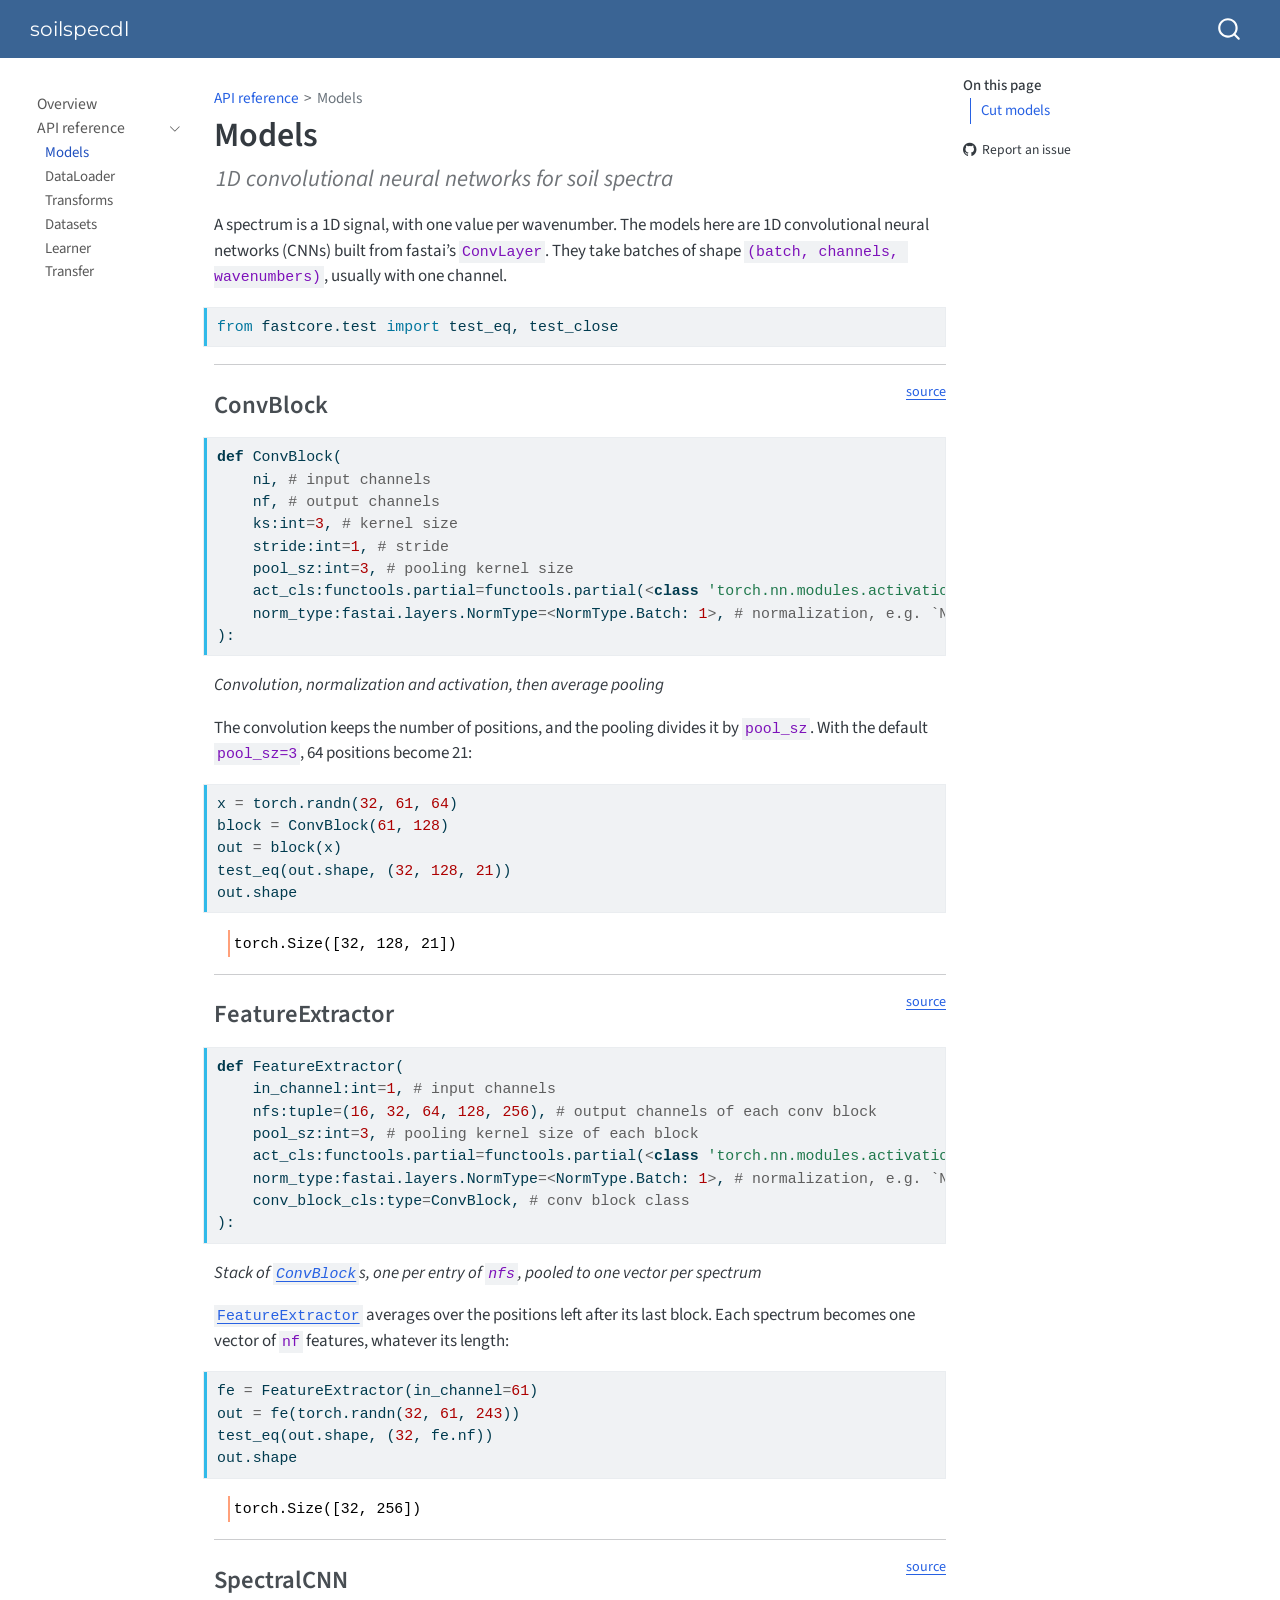
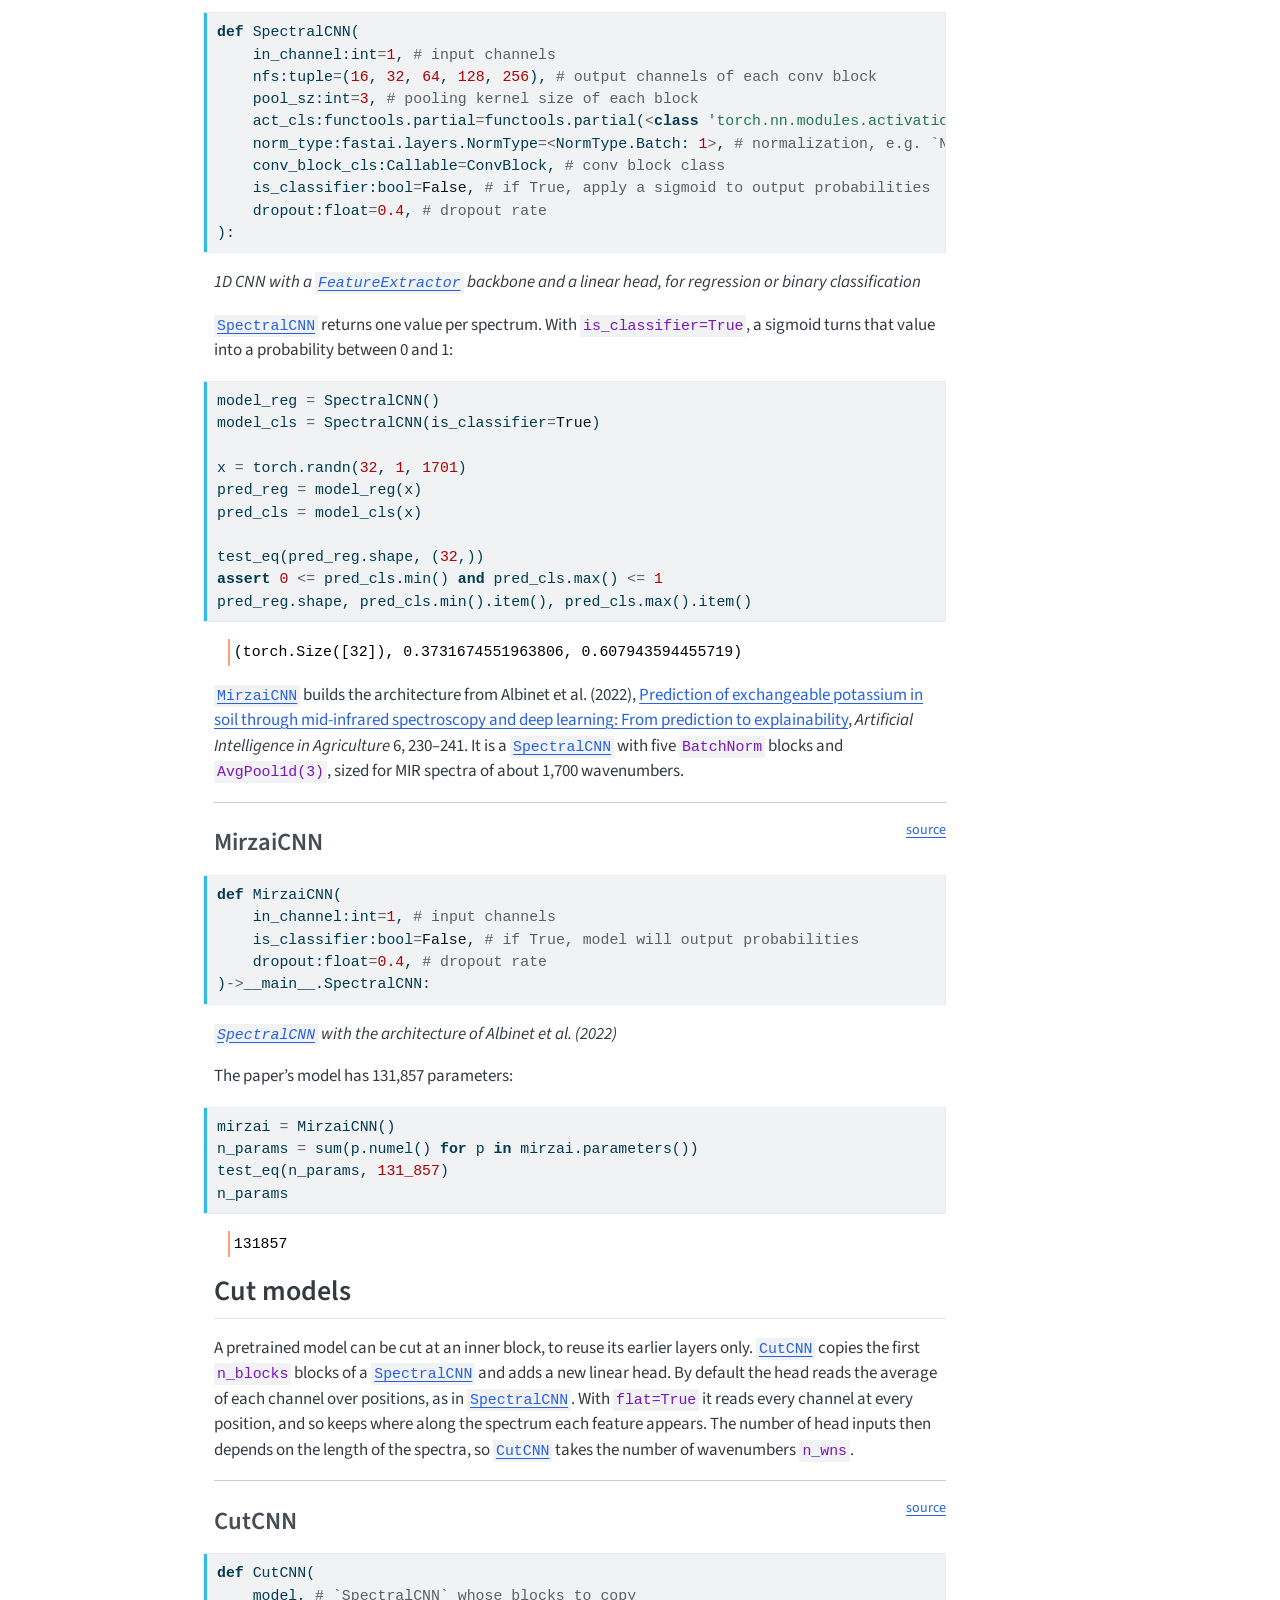
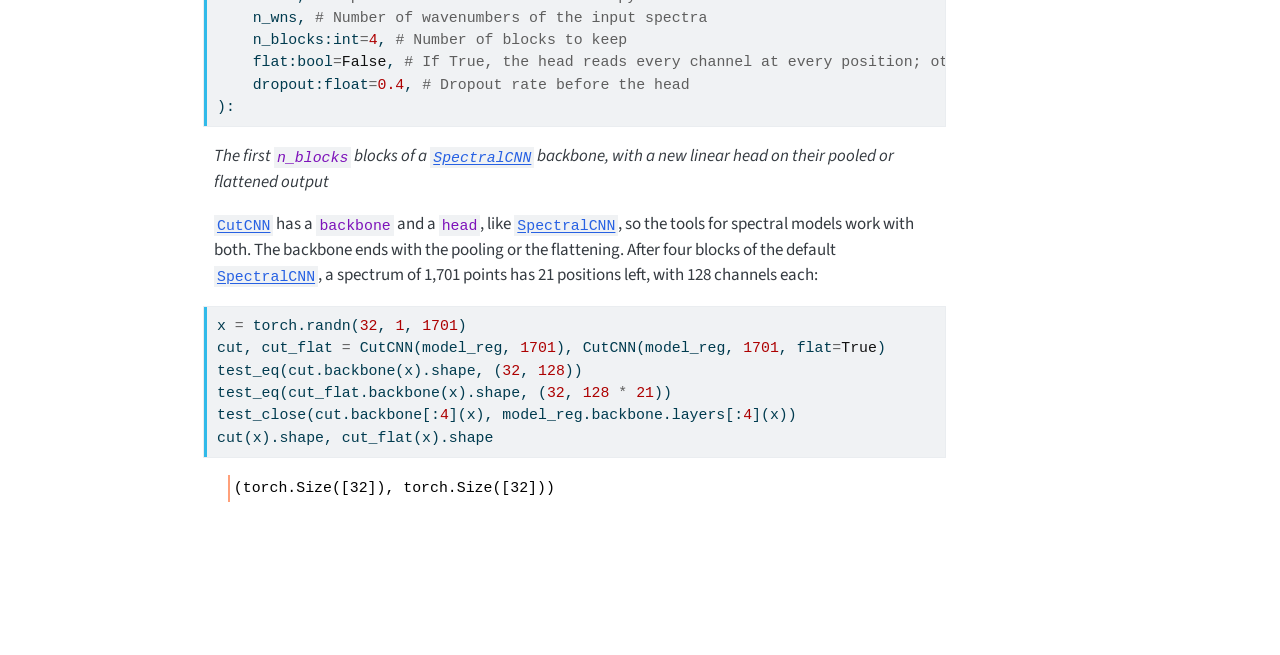
<file: models.html>
<!DOCTYPE html>
<html xmlns="http://www.w3.org/1999/xhtml" lang="en" xml:lang="en"><head>

<meta charset="utf-8">
<meta name="generator" content="quarto-1.11.9">

<meta name="viewport" content="width=device-width, initial-scale=1.0, user-scalable=yes">

<meta name="description" content="1D convolutional neural networks for soil spectra">

<title>Models – soilspecdl</title>
<style>
/* Default styles provided by pandoc.
** See https://pandoc.org/MANUAL.html#variables-for-html for config info.
*/
span.smallcaps{font-variant: small-caps;}
div.columns{display: flex; gap: 1.5em;}
div.column{flex: auto;}
@media screen {
div.columns{gap: min(4vw, 1.5em);}
div.column{overflow-x: auto;}
}
div.hanging-indent{margin-left: 1.5em; text-indent: -1.5em;}
ul.task-list{list-style: none;}
ul.task-list li input[type="checkbox"] {
  width: 0.8em;
  margin: 0 0.8em 0.2em -1em; /* quarto-specific, see https://github.com/quarto-dev/quarto-cli/issues/4556 */ 
  vertical-align: middle;
}
/* CSS for syntax highlighting */
html { -webkit-text-size-adjust: 100%; }
pre > code.sourceCode { white-space: pre; position: relative; }
pre > code.sourceCode > span { display: inline-block; line-height: 1.25; }
pre > code.sourceCode > span:empty { height: 1.2em; }
.sourceCode { overflow: visible; }
code.sourceCode > span { color: inherit; text-decoration: inherit; }
div.sourceCode { margin: 1em 0; }
pre.sourceCode { margin: 0; }
@media screen {
div.sourceCode { overflow: auto; }
}
@media print {
pre > code.sourceCode { white-space: pre-wrap; }
pre > code.sourceCode > span { text-indent: -5em; padding-left: 5em; }
}
pre.numberSource code
  { counter-reset: source-line 0; }
pre.numberSource code > span
  { position: relative; left: -4em; counter-increment: source-line; }
pre.numberSource code > span > a:first-child::before
  { content: counter(source-line);
    position: relative; left: -1em; text-align: right; vertical-align: baseline;
    border: none; display: inline-block;
    -webkit-touch-callout: none; -webkit-user-select: none;
    -khtml-user-select: none; -moz-user-select: none;
    -ms-user-select: none; user-select: none;
    padding: 0 4px; width: 4em;
  }
pre.numberSource { margin-left: 3em;  padding-left: 4px; }
div.sourceCode
  {   }
@media screen {
pre > code.sourceCode > span > a:first-child::before { text-decoration: underline; }
}
</style>


<script src="site_libs/quarto-nav/quarto-nav.js"></script>
<script src="site_libs/quarto-nav/headroom.min.js"></script>
<script src="site_libs/clipboard/clipboard.min.js"></script>
<script src="site_libs/quarto-search/autocomplete.umd.js"></script>
<script src="site_libs/quarto-search/fuse.min.js"></script>
<script src="site_libs/quarto-search/quarto-search.js"></script>
<meta name="quarto:offset" content="./">
<script src="site_libs/quarto-html/quarto.js" type="module"></script>
<script src="site_libs/quarto-html/tabsets/tabsets.js" type="module"></script>
<script src="site_libs/quarto-html/scrollable-regions/scrollable-regions.js" type="module"></script>
<script src="site_libs/quarto-html/popper.min.js"></script>
<script src="site_libs/quarto-html/tippy.umd.min.js"></script>
<script src="site_libs/quarto-html/anchor.min.js"></script>
<link href="site_libs/quarto-html/tippy.css" rel="stylesheet">
<link href="site_libs/quarto-html/quarto-syntax-highlighting-63b5708e65d6cd79cd7618c58d0c21e7.css" rel="stylesheet" id="quarto-text-highlighting-styles">
<script src="site_libs/bootstrap/bootstrap.min.js"></script>
<link href="site_libs/bootstrap/bootstrap-icons.css" rel="stylesheet">
<link href="site_libs/bootstrap/bootstrap-25d22b340971a39de180f7b8257233f4.min.css" rel="stylesheet" append-hash="true" id="quarto-bootstrap" data-mode="light">
<script id="quarto-search-options" type="application/json">{
  "location": "navbar",
  "copy-button": false,
  "collapse-after": 3,
  "panel-placement": "end",
  "type": "overlay",
  "limit": 50,
  "keyboard-shortcut": [
    "f",
    "/",
    "s"
  ],
  "show-item-context": false,
  "language": {
    "search-no-results-text": "No results",
    "search-matching-documents-text": "matching documents",
    "search-copy-link-title": "Copy link to search",
    "search-hide-matches-text": "Hide additional matches",
    "search-more-match-text": "more match in this document",
    "search-more-matches-text": "more matches in this document",
    "search-clear-button-title": "Clear",
    "search-text-placeholder": "",
    "search-detached-cancel-button-title": "Cancel",
    "search-submit-button-title": "Submit",
    "search-label": "Search"
  }
}</script>


<link rel="stylesheet" href="styles.css">
<meta property="og:title" content="Models – soilspecdl">
<meta property="og:description" content="1D convolutional neural networks for soil spectra">
<meta property="og:site_name" content="soilspecdl">
<meta name="twitter:title" content="Models – soilspecdl">
<meta name="twitter:description" content="1D convolutional neural networks for soil spectra">
<meta name="twitter:card" content="summary">
</head>

<body class="nav-sidebar floating nav-fixed quarto-light"><a id="quarto-skip-link" class="visually-hidden-focusable" href="#quarto-document-content">Skip to main content</a>

<div id="quarto-search-results"></div>
  <header id="quarto-header" class="headroom fixed-top">
    <nav class="navbar navbar-expand-lg " data-bs-theme="dark" aria-label="Site">
      <div class="navbar-container container-fluid">
      <div class="navbar-brand-container mx-auto">
    <a class="navbar-brand" href="./index.html">
    <span class="navbar-title">soilspecdl</span>
    </a>
  </div>
        <div class="quarto-navbar-tools tools-end">
</div>
          <div id="quarto-search" class="" title="Search"></div>
      </div> <!-- /container-fluid -->
    </nav>
  <nav class="quarto-secondary-nav" aria-label="Toolbar">
    <div class="container-fluid d-flex">
      <button type="button" class="quarto-btn-toggle btn" data-bs-toggle="collapse" role="button" data-bs-target=".quarto-sidebar-collapse-item" aria-controls="quarto-sidebar" aria-expanded="false" aria-label="Toggle sidebar navigation" onclick="if (window.quartoToggleHeadroom) { window.quartoToggleHeadroom(); }">
        <i class="bi bi-layout-text-sidebar-reverse"></i>
      </button>
        <nav class="quarto-page-breadcrumbs" aria-label="Breadcrumbs"><ol class="breadcrumb"><li class="breadcrumb-item"><a href="./models.html">API reference</a></li><li class="breadcrumb-item"><a href="./models.html">Models</a></li></ol></nav>
        <a class="flex-grow-1" data-bs-toggle="collapse" data-bs-target=".quarto-sidebar-collapse-item" onclick="if (window.quartoToggleHeadroom) { window.quartoToggleHeadroom(); }">      
        </a>
    </div>
  </nav>
</header>
<!-- content -->
<div id="quarto-content" class="quarto-container page-columns page-rows-contents page-layout-article page-navbar">
<!-- sidebar -->
  <nav id="quarto-sidebar" class="sidebar collapse collapse-horizontal quarto-sidebar-collapse-item sidebar-navigation floating overflow-auto" aria-label="Section">
    <div class="sidebar-menu-container"> 
    <ul class="list-unstyled mt-1">
        <li class="sidebar-item">
  <div class="sidebar-item-container"> 
  <a href="./index.html" class="sidebar-item-text sidebar-link">
 <span class="menu-text">Overview</span></a>
  </div>
</li>
        <li class="sidebar-item sidebar-item-section">
      <div class="sidebar-item-container"> 
            <button type="button" class="sidebar-item-text sidebar-item-toggle sidebar-link text-start" data-bs-toggle="collapse" data-bs-target="#quarto-sidebar-section-1" aria-controls="quarto-sidebar-section-1" aria-expanded="true">
 <span class="menu-text" id="quarto-sidebar-section-1-label">API reference</span><i class="bi bi-chevron-right" aria-hidden="true"></i></button>
      </div>
      <ul id="quarto-sidebar-section-1" aria-labelledby="quarto-sidebar-section-1-label" class="collapse list-unstyled sidebar-section depth1 show">  
          <li class="sidebar-item">
  <div class="sidebar-item-container"> 
  <a href="./models.html" class="sidebar-item-text sidebar-link active">
 <span class="menu-text">Models</span></a>
  </div>
</li>
          <li class="sidebar-item">
  <div class="sidebar-item-container"> 
  <a href="./dataloader.html" class="sidebar-item-text sidebar-link">
 <span class="menu-text">DataLoader</span></a>
  </div>
</li>
          <li class="sidebar-item">
  <div class="sidebar-item-container"> 
  <a href="./transforms.html" class="sidebar-item-text sidebar-link">
 <span class="menu-text">Transforms</span></a>
  </div>
</li>
          <li class="sidebar-item">
  <div class="sidebar-item-container"> 
  <a href="./datasets.html" class="sidebar-item-text sidebar-link">
 <span class="menu-text">Datasets</span></a>
  </div>
</li>
          <li class="sidebar-item">
  <div class="sidebar-item-container"> 
  <a href="./learner.html" class="sidebar-item-text sidebar-link">
 <span class="menu-text">Learner</span></a>
  </div>
</li>
          <li class="sidebar-item">
  <div class="sidebar-item-container"> 
  <a href="./transfer.html" class="sidebar-item-text sidebar-link">
 <span class="menu-text">Transfer</span></a>
  </div>
</li>
      </ul>
  </li>
    </ul>
    </div>
</nav>
<div id="quarto-sidebar-glass" class="quarto-sidebar-collapse-item" data-bs-toggle="collapse" data-bs-target=".quarto-sidebar-collapse-item"></div>
<!-- margin-sidebar -->
    <div id="quarto-margin-sidebar" class="sidebar margin-sidebar">
        <nav id="TOC" role="doc-toc" aria-labelledby="toc-title" class="toc-active">
    <h2 id="toc-title">On this page</h2>
   
  <ul>
  <li><a href="#cut-models" id="toc-cut-models" class="nav-link active" data-scroll-target="#cut-models">Cut models</a></li>
  </ul>
<div class="toc-actions"><ul><li><a href="https://github.com/franckalbinet/soilspecdl/issues/new" class="toc-action"><i class="bi bi-github"></i>Report an issue</a></li></ul></div></nav>
    </div>
<!-- main -->
<main class="content" id="quarto-document-content" tabindex="-1">

<header id="title-block-header" class="quarto-title-block default"><nav class="quarto-page-breadcrumbs quarto-title-breadcrumbs d-none d-lg-block" aria-label="Breadcrumbs"><ol class="breadcrumb"><li class="breadcrumb-item"><a href="./models.html">API reference</a></li><li class="breadcrumb-item"><a href="./models.html">Models</a></li></ol></nav>
<div class="quarto-title">
<h1 class="title">Models</h1>
</div>

<div>
  <div class="description">
    1D convolutional neural networks for soil spectra
  </div>
</div>


<div class="quarto-title-meta">

    
  
    
  </div>
  


</header>


<!-- WARNING: THIS FILE WAS AUTOGENERATED! DO NOT EDIT! -->
<p>A spectrum is a 1D signal, with one value per wavenumber. The models here are 1D convolutional neural networks (CNNs) built from fastai’s <code>ConvLayer</code>. They take batches of shape <code>(batch, channels, wavenumbers)</code>, usually with one channel.</p>
<div id="29681323" class="cell" data-quarto-private-1="{&quot;key&quot;:&quot;execution&quot;,&quot;value&quot;:{&quot;iopub.execute_input&quot;:&quot;2026-11-02T16:59:58.324288+00:00&quot;,&quot;shell.execute_reply&quot;:&quot;2026-11-02T16:59:58.325485+00:00&quot;,&quot;total&quot;:0.0012013839999838183}}" data-execution_count="2">
<div class="code-copy-outer-scaffold"><div class="sourceCode cell-code" id="cb1"><pre class="sourceCode python code-with-copy"><code class="sourceCode python"><span id="cb1-1"><a href="#cb1-1" aria-hidden="true" tabindex="-1"></a><span class="im">from</span> fastcore.test <span class="im">import</span> test_eq, test_close</span></code></pre></div><button title="Copy to Clipboard" class="code-copy-button"><i class="bi"></i></button></div>
</div>
<div id="783b1972" class="cell" data-quarto-private-1="{&quot;key&quot;:&quot;execution&quot;,&quot;value&quot;:{&quot;iopub.execute_input&quot;:&quot;2026-11-02T16:59:58.327779+00:00&quot;,&quot;shell.execute_reply&quot;:&quot;2026-11-02T16:59:58.587723+00:00&quot;,&quot;total&quot;:0.2599552989999836}}" data-execution_count="4">
<hr>
<p><a href="https://github.com/franckalbinet/soilspecdl/blob/main/soilspecdl/models.py#L20" target="_blank" style="float:right; font-size:smaller">source</a></p>
<section id="convblock" class="level3">
<h3 class="anchored" data-anchor-id="convblock">ConvBlock</h3>
<div class="code-copy-outer-scaffold"><div class="sourceCode" id="cb2"><pre class="sourceCode python code-with-copy"><code class="sourceCode python"><span id="cb2-1"><a href="#cb2-1" aria-hidden="true" tabindex="-1"></a><span class="kw">def</span> ConvBlock(</span>
<span id="cb2-2"><a href="#cb2-2" aria-hidden="true" tabindex="-1"></a>    ni, <span class="co"># input channels</span></span>
<span id="cb2-3"><a href="#cb2-3" aria-hidden="true" tabindex="-1"></a>    nf, <span class="co"># output channels</span></span>
<span id="cb2-4"><a href="#cb2-4" aria-hidden="true" tabindex="-1"></a>    ks:<span class="bu">int</span><span class="op">=</span><span class="dv">3</span>, <span class="co"># kernel size</span></span>
<span id="cb2-5"><a href="#cb2-5" aria-hidden="true" tabindex="-1"></a>    stride:<span class="bu">int</span><span class="op">=</span><span class="dv">1</span>, <span class="co"># stride</span></span>
<span id="cb2-6"><a href="#cb2-6" aria-hidden="true" tabindex="-1"></a>    pool_sz:<span class="bu">int</span><span class="op">=</span><span class="dv">3</span>, <span class="co"># pooling kernel size</span></span>
<span id="cb2-7"><a href="#cb2-7" aria-hidden="true" tabindex="-1"></a>    act_cls:functools.partial<span class="op">=</span>functools.partial(<span class="op">&lt;</span><span class="kw">class</span> <span class="st">'torch.nn.modules.activation.LeakyReLU'</span><span class="op">&gt;</span>, negative_slope<span class="op">=</span><span class="fl">0.1</span>), <span class="co"># activation</span></span>
<span id="cb2-8"><a href="#cb2-8" aria-hidden="true" tabindex="-1"></a>    norm_type:fastai.layers.NormType<span class="op">=&lt;</span>NormType.Batch: <span class="dv">1</span><span class="op">&gt;</span>, <span class="co"># normalization, e.g. `NormType.Instance`</span></span>
<span id="cb2-9"><a href="#cb2-9" aria-hidden="true" tabindex="-1"></a>):</span></code></pre></div><button title="Copy to Clipboard" class="code-copy-button"><i class="bi"></i></button></div>
<p><em>Convolution, normalization and activation, then average pooling</em></p>
</section>
</div>
<p>The convolution keeps the number of positions, and the pooling divides it by <code>pool_sz</code>. With the default <code>pool_sz=3</code>, 64 positions become 21:</p>
<div id="b3290e7e" class="cell">
<div class="code-copy-outer-scaffold"><div class="sourceCode cell-code" id="cb3"><pre class="sourceCode python code-with-copy"><code class="sourceCode python"><span id="cb3-1"><a href="#cb3-1" aria-hidden="true" tabindex="-1"></a>x <span class="op">=</span> torch.randn(<span class="dv">32</span>, <span class="dv">61</span>, <span class="dv">64</span>)</span>
<span id="cb3-2"><a href="#cb3-2" aria-hidden="true" tabindex="-1"></a>block <span class="op">=</span> ConvBlock(<span class="dv">61</span>, <span class="dv">128</span>)</span>
<span id="cb3-3"><a href="#cb3-3" aria-hidden="true" tabindex="-1"></a>out <span class="op">=</span> block(x)</span>
<span id="cb3-4"><a href="#cb3-4" aria-hidden="true" tabindex="-1"></a>test_eq(out.shape, (<span class="dv">32</span>, <span class="dv">128</span>, <span class="dv">21</span>))</span>
<span id="cb3-5"><a href="#cb3-5" aria-hidden="true" tabindex="-1"></a>out.shape</span></code></pre></div><button title="Copy to Clipboard" class="code-copy-button"><i class="bi"></i></button></div>
<div class="cell-output cell-output-display">
<pre><code>torch.Size([32, 128, 21])</code></pre>
</div>
</div>
<div id="af12282a" class="cell" data-quarto-private-1="{&quot;key&quot;:&quot;execution&quot;,&quot;value&quot;:{&quot;iopub.execute_input&quot;:&quot;2026-11-02T16:59:58.591516+00:00&quot;,&quot;shell.execute_reply&quot;:&quot;2026-11-02T16:59:58.597453+00:00&quot;,&quot;total&quot;:0.005942011000001912}}" data-execution_count="6">
<hr>
<p><a href="https://github.com/franckalbinet/soilspecdl/blob/main/soilspecdl/models.py#L38" target="_blank" style="float:right; font-size:smaller">source</a></p>
<section id="featureextractor" class="level3">
<h3 class="anchored" data-anchor-id="featureextractor">FeatureExtractor</h3>
<div class="code-copy-outer-scaffold"><div class="sourceCode" id="cb5"><pre class="sourceCode python code-with-copy"><code class="sourceCode python"><span id="cb5-1"><a href="#cb5-1" aria-hidden="true" tabindex="-1"></a><span class="kw">def</span> FeatureExtractor(</span>
<span id="cb5-2"><a href="#cb5-2" aria-hidden="true" tabindex="-1"></a>    in_channel:<span class="bu">int</span><span class="op">=</span><span class="dv">1</span>, <span class="co"># input channels</span></span>
<span id="cb5-3"><a href="#cb5-3" aria-hidden="true" tabindex="-1"></a>    nfs:<span class="bu">tuple</span><span class="op">=</span>(<span class="dv">16</span>, <span class="dv">32</span>, <span class="dv">64</span>, <span class="dv">128</span>, <span class="dv">256</span>), <span class="co"># output channels of each conv block</span></span>
<span id="cb5-4"><a href="#cb5-4" aria-hidden="true" tabindex="-1"></a>    pool_sz:<span class="bu">int</span><span class="op">=</span><span class="dv">3</span>, <span class="co"># pooling kernel size of each block</span></span>
<span id="cb5-5"><a href="#cb5-5" aria-hidden="true" tabindex="-1"></a>    act_cls:functools.partial<span class="op">=</span>functools.partial(<span class="op">&lt;</span><span class="kw">class</span> <span class="st">'torch.nn.modules.activation.LeakyReLU'</span><span class="op">&gt;</span>, negative_slope<span class="op">=</span><span class="fl">0.1</span>), <span class="co"># activation</span></span>
<span id="cb5-6"><a href="#cb5-6" aria-hidden="true" tabindex="-1"></a>    norm_type:fastai.layers.NormType<span class="op">=&lt;</span>NormType.Batch: <span class="dv">1</span><span class="op">&gt;</span>, <span class="co"># normalization, e.g. `NormType.Instance`</span></span>
<span id="cb5-7"><a href="#cb5-7" aria-hidden="true" tabindex="-1"></a>    conv_block_cls:<span class="bu">type</span><span class="op">=</span>ConvBlock, <span class="co"># conv block class</span></span>
<span id="cb5-8"><a href="#cb5-8" aria-hidden="true" tabindex="-1"></a>):</span></code></pre></div><button title="Copy to Clipboard" class="code-copy-button"><i class="bi"></i></button></div>
<p><em>Stack of <a href="https://franckalbinet.github.io/soilspecdl/models.html#convblock"><code>ConvBlock</code></a>s, one per entry of <code>nfs</code>, pooled to one vector per spectrum</em></p>
</section>
</div>
<p><a href="https://franckalbinet.github.io/soilspecdl/models.html#featureextractor"><code>FeatureExtractor</code></a> averages over the positions left after its last block. Each spectrum becomes one vector of <code>nf</code> features, whatever its length:</p>
<div id="af40f3b7" class="cell">
<div class="code-copy-outer-scaffold"><div class="sourceCode cell-code" id="cb6"><pre class="sourceCode python code-with-copy"><code class="sourceCode python"><span id="cb6-1"><a href="#cb6-1" aria-hidden="true" tabindex="-1"></a>fe <span class="op">=</span> FeatureExtractor(in_channel<span class="op">=</span><span class="dv">61</span>)</span>
<span id="cb6-2"><a href="#cb6-2" aria-hidden="true" tabindex="-1"></a>out <span class="op">=</span> fe(torch.randn(<span class="dv">32</span>, <span class="dv">61</span>, <span class="dv">243</span>))</span>
<span id="cb6-3"><a href="#cb6-3" aria-hidden="true" tabindex="-1"></a>test_eq(out.shape, (<span class="dv">32</span>, fe.nf))</span>
<span id="cb6-4"><a href="#cb6-4" aria-hidden="true" tabindex="-1"></a>out.shape</span></code></pre></div><button title="Copy to Clipboard" class="code-copy-button"><i class="bi"></i></button></div>
<div class="cell-output cell-output-display">
<pre><code>torch.Size([32, 256])</code></pre>
</div>
</div>
<div id="424ff666" class="cell" data-quarto-private-1="{&quot;key&quot;:&quot;execution&quot;,&quot;value&quot;:{&quot;iopub.execute_input&quot;:&quot;2026-11-02T16:59:58.600858+00:00&quot;,&quot;shell.execute_reply&quot;:&quot;2026-11-02T16:59:58.606941+00:00&quot;,&quot;total&quot;:0.00608856499999888}}" data-execution_count="8">
<hr>
<p><a href="https://github.com/franckalbinet/soilspecdl/blob/main/soilspecdl/models.py#L60" target="_blank" style="float:right; font-size:smaller">source</a></p>
<section id="spectralcnn" class="level3">
<h3 class="anchored" data-anchor-id="spectralcnn">SpectralCNN</h3>
<div class="code-copy-outer-scaffold"><div class="sourceCode" id="cb8"><pre class="sourceCode python code-with-copy"><code class="sourceCode python"><span id="cb8-1"><a href="#cb8-1" aria-hidden="true" tabindex="-1"></a><span class="kw">def</span> SpectralCNN(</span>
<span id="cb8-2"><a href="#cb8-2" aria-hidden="true" tabindex="-1"></a>    in_channel:<span class="bu">int</span><span class="op">=</span><span class="dv">1</span>, <span class="co"># input channels</span></span>
<span id="cb8-3"><a href="#cb8-3" aria-hidden="true" tabindex="-1"></a>    nfs:<span class="bu">tuple</span><span class="op">=</span>(<span class="dv">16</span>, <span class="dv">32</span>, <span class="dv">64</span>, <span class="dv">128</span>, <span class="dv">256</span>), <span class="co"># output channels of each conv block</span></span>
<span id="cb8-4"><a href="#cb8-4" aria-hidden="true" tabindex="-1"></a>    pool_sz:<span class="bu">int</span><span class="op">=</span><span class="dv">3</span>, <span class="co"># pooling kernel size of each block</span></span>
<span id="cb8-5"><a href="#cb8-5" aria-hidden="true" tabindex="-1"></a>    act_cls:functools.partial<span class="op">=</span>functools.partial(<span class="op">&lt;</span><span class="kw">class</span> <span class="st">'torch.nn.modules.activation.LeakyReLU'</span><span class="op">&gt;</span>, negative_slope<span class="op">=</span><span class="fl">0.1</span>), <span class="co"># activation</span></span>
<span id="cb8-6"><a href="#cb8-6" aria-hidden="true" tabindex="-1"></a>    norm_type:fastai.layers.NormType<span class="op">=&lt;</span>NormType.Batch: <span class="dv">1</span><span class="op">&gt;</span>, <span class="co"># normalization, e.g. `NormType.Instance`</span></span>
<span id="cb8-7"><a href="#cb8-7" aria-hidden="true" tabindex="-1"></a>    conv_block_cls:Callable<span class="op">=</span>ConvBlock, <span class="co"># conv block class</span></span>
<span id="cb8-8"><a href="#cb8-8" aria-hidden="true" tabindex="-1"></a>    is_classifier:<span class="bu">bool</span><span class="op">=</span><span class="va">False</span>, <span class="co"># if True, apply a sigmoid to output probabilities</span></span>
<span id="cb8-9"><a href="#cb8-9" aria-hidden="true" tabindex="-1"></a>    dropout:<span class="bu">float</span><span class="op">=</span><span class="fl">0.4</span>, <span class="co"># dropout rate</span></span>
<span id="cb8-10"><a href="#cb8-10" aria-hidden="true" tabindex="-1"></a>):</span></code></pre></div><button title="Copy to Clipboard" class="code-copy-button"><i class="bi"></i></button></div>
<p><em>1D CNN with a <a href="https://franckalbinet.github.io/soilspecdl/models.html#featureextractor"><code>FeatureExtractor</code></a> backbone and a linear head, for regression or binary classification</em></p>
</section>
</div>
<p><a href="https://franckalbinet.github.io/soilspecdl/models.html#spectralcnn"><code>SpectralCNN</code></a> returns one value per spectrum. With <code>is_classifier=True</code>, a sigmoid turns that value into a probability between 0 and 1:</p>
<div id="37b4856a" class="cell">
<div class="code-copy-outer-scaffold"><div class="sourceCode cell-code" id="cb9"><pre class="sourceCode python code-with-copy"><code class="sourceCode python"><span id="cb9-1"><a href="#cb9-1" aria-hidden="true" tabindex="-1"></a>model_reg <span class="op">=</span> SpectralCNN()</span>
<span id="cb9-2"><a href="#cb9-2" aria-hidden="true" tabindex="-1"></a>model_cls <span class="op">=</span> SpectralCNN(is_classifier<span class="op">=</span><span class="va">True</span>)</span>
<span id="cb9-3"><a href="#cb9-3" aria-hidden="true" tabindex="-1"></a></span>
<span id="cb9-4"><a href="#cb9-4" aria-hidden="true" tabindex="-1"></a>x <span class="op">=</span> torch.randn(<span class="dv">32</span>, <span class="dv">1</span>, <span class="dv">1701</span>)</span>
<span id="cb9-5"><a href="#cb9-5" aria-hidden="true" tabindex="-1"></a>pred_reg <span class="op">=</span> model_reg(x)</span>
<span id="cb9-6"><a href="#cb9-6" aria-hidden="true" tabindex="-1"></a>pred_cls <span class="op">=</span> model_cls(x)</span>
<span id="cb9-7"><a href="#cb9-7" aria-hidden="true" tabindex="-1"></a></span>
<span id="cb9-8"><a href="#cb9-8" aria-hidden="true" tabindex="-1"></a>test_eq(pred_reg.shape, (<span class="dv">32</span>,))</span>
<span id="cb9-9"><a href="#cb9-9" aria-hidden="true" tabindex="-1"></a><span class="cf">assert</span> <span class="dv">0</span> <span class="op">&lt;=</span> pred_cls.<span class="bu">min</span>() <span class="kw">and</span> pred_cls.<span class="bu">max</span>() <span class="op">&lt;=</span> <span class="dv">1</span></span>
<span id="cb9-10"><a href="#cb9-10" aria-hidden="true" tabindex="-1"></a>pred_reg.shape, pred_cls.<span class="bu">min</span>().item(), pred_cls.<span class="bu">max</span>().item()</span></code></pre></div><button title="Copy to Clipboard" class="code-copy-button"><i class="bi"></i></button></div>
<div class="cell-output cell-output-display">
<pre><code>(torch.Size([32]), 0.3731674551963806, 0.607943594455719)</code></pre>
</div>
</div>
<p><a href="https://franckalbinet.github.io/soilspecdl/models.html#mirzaicnn"><code>MirzaiCNN</code></a> builds the architecture from Albinet et al.&nbsp;(2022), <a href="https://doi.org/10.1016/j.aiia.2022.10.001">Prediction of exchangeable potassium in soil through mid-infrared spectroscopy and deep learning: From prediction to explainability</a>, <em>Artificial Intelligence in Agriculture</em> 6, 230–241. It is a <a href="https://franckalbinet.github.io/soilspecdl/models.html#spectralcnn"><code>SpectralCNN</code></a> with five <code>BatchNorm</code> blocks and <code>AvgPool1d(3)</code>, sized for MIR spectra of about 1,700 wavenumbers.</p>
<div id="fba741f3" class="cell" data-quarto-private-1="{&quot;key&quot;:&quot;execution&quot;,&quot;value&quot;:{&quot;iopub.execute_input&quot;:&quot;2026-11-02T16:59:58.609477+00:00&quot;,&quot;shell.execute_reply&quot;:&quot;2026-11-02T16:59:58.614528+00:00&quot;,&quot;total&quot;:0.005056396000014729}}" data-execution_count="10">
<hr>
<p><a href="https://github.com/franckalbinet/soilspecdl/blob/main/soilspecdl/models.py#L85" target="_blank" style="float:right; font-size:smaller">source</a></p>
<section id="mirzaicnn" class="level3">
<h3 class="anchored" data-anchor-id="mirzaicnn">MirzaiCNN</h3>
<div class="code-copy-outer-scaffold"><div class="sourceCode" id="cb11"><pre class="sourceCode python code-with-copy"><code class="sourceCode python"><span id="cb11-1"><a href="#cb11-1" aria-hidden="true" tabindex="-1"></a><span class="kw">def</span> MirzaiCNN(</span>
<span id="cb11-2"><a href="#cb11-2" aria-hidden="true" tabindex="-1"></a>    in_channel:<span class="bu">int</span><span class="op">=</span><span class="dv">1</span>, <span class="co"># input channels</span></span>
<span id="cb11-3"><a href="#cb11-3" aria-hidden="true" tabindex="-1"></a>    is_classifier:<span class="bu">bool</span><span class="op">=</span><span class="va">False</span>, <span class="co"># if True, model will output probabilities</span></span>
<span id="cb11-4"><a href="#cb11-4" aria-hidden="true" tabindex="-1"></a>    dropout:<span class="bu">float</span><span class="op">=</span><span class="fl">0.4</span>, <span class="co"># dropout rate</span></span>
<span id="cb11-5"><a href="#cb11-5" aria-hidden="true" tabindex="-1"></a>)<span class="op">-&gt;</span>__main__.SpectralCNN:</span></code></pre></div><button title="Copy to Clipboard" class="code-copy-button"><i class="bi"></i></button></div>
<p><em><a href="https://franckalbinet.github.io/soilspecdl/models.html#spectralcnn"><code>SpectralCNN</code></a> with the architecture of Albinet et al.&nbsp;(2022)</em></p>
</section>
</div>
<p>The paper’s model has 131,857 parameters:</p>
<div id="15c83579" class="cell">
<div class="code-copy-outer-scaffold"><div class="sourceCode cell-code" id="cb12"><pre class="sourceCode python code-with-copy"><code class="sourceCode python"><span id="cb12-1"><a href="#cb12-1" aria-hidden="true" tabindex="-1"></a>mirzai <span class="op">=</span> MirzaiCNN()</span>
<span id="cb12-2"><a href="#cb12-2" aria-hidden="true" tabindex="-1"></a>n_params <span class="op">=</span> <span class="bu">sum</span>(p.numel() <span class="cf">for</span> p <span class="kw">in</span> mirzai.parameters())</span>
<span id="cb12-3"><a href="#cb12-3" aria-hidden="true" tabindex="-1"></a>test_eq(n_params, <span class="dv">131_857</span>)</span>
<span id="cb12-4"><a href="#cb12-4" aria-hidden="true" tabindex="-1"></a>n_params</span></code></pre></div><button title="Copy to Clipboard" class="code-copy-button"><i class="bi"></i></button></div>
<div class="cell-output cell-output-display">
<pre><code>131857</code></pre>
</div>
</div>
<section id="cut-models" class="level2">
<h2 class="anchored" data-anchor-id="cut-models">Cut models</h2>
<p>A pretrained model can be cut at an inner block, to reuse its earlier layers only. <a href="https://franckalbinet.github.io/soilspecdl/models.html#cutcnn"><code>CutCNN</code></a> copies the first <code>n_blocks</code> blocks of a <a href="https://franckalbinet.github.io/soilspecdl/models.html#spectralcnn"><code>SpectralCNN</code></a> and adds a new linear head. By default the head reads the average of each channel over positions, as in <a href="https://franckalbinet.github.io/soilspecdl/models.html#spectralcnn"><code>SpectralCNN</code></a>. With <code>flat=True</code> it reads every channel at every position, and so keeps where along the spectrum each feature appears. The number of head inputs then depends on the length of the spectra, so <a href="https://franckalbinet.github.io/soilspecdl/models.html#cutcnn"><code>CutCNN</code></a> takes the number of wavenumbers <code>n_wns</code>.</p>
<div id="0f1a8aca" class="cell" data-quarto-private-1="{&quot;key&quot;:&quot;execution&quot;,&quot;value&quot;:{&quot;iopub.execute_input&quot;:&quot;2026-11-02T16:59:58.617732+00:00&quot;,&quot;shell.execute_reply&quot;:&quot;2026-11-02T16:59:58.623483+00:00&quot;,&quot;total&quot;:0.005756323000014163}}" data-execution_count="12">
<hr>
<p><a href="https://github.com/franckalbinet/soilspecdl/blob/main/soilspecdl/models.py#L95" target="_blank" style="float:right; font-size:smaller">source</a></p>
<section id="cutcnn" class="level3">
<h3 class="anchored" data-anchor-id="cutcnn">CutCNN</h3>
<div class="code-copy-outer-scaffold"><div class="sourceCode" id="cb14"><pre class="sourceCode python code-with-copy"><code class="sourceCode python"><span id="cb14-1"><a href="#cb14-1" aria-hidden="true" tabindex="-1"></a><span class="kw">def</span> CutCNN(</span>
<span id="cb14-2"><a href="#cb14-2" aria-hidden="true" tabindex="-1"></a>    model, <span class="co"># `SpectralCNN` whose blocks to copy</span></span>
<span id="cb14-3"><a href="#cb14-3" aria-hidden="true" tabindex="-1"></a>    n_wns, <span class="co"># Number of wavenumbers of the input spectra</span></span>
<span id="cb14-4"><a href="#cb14-4" aria-hidden="true" tabindex="-1"></a>    n_blocks:<span class="bu">int</span><span class="op">=</span><span class="dv">4</span>, <span class="co"># Number of blocks to keep</span></span>
<span id="cb14-5"><a href="#cb14-5" aria-hidden="true" tabindex="-1"></a>    flat:<span class="bu">bool</span><span class="op">=</span><span class="va">False</span>, <span class="co"># If True, the head reads every channel at every position; otherwise their average over positions</span></span>
<span id="cb14-6"><a href="#cb14-6" aria-hidden="true" tabindex="-1"></a>    dropout:<span class="bu">float</span><span class="op">=</span><span class="fl">0.4</span>, <span class="co"># Dropout rate before the head</span></span>
<span id="cb14-7"><a href="#cb14-7" aria-hidden="true" tabindex="-1"></a>):</span></code></pre></div><button title="Copy to Clipboard" class="code-copy-button"><i class="bi"></i></button></div>
<p><em>The first <code>n_blocks</code> blocks of a <a href="https://franckalbinet.github.io/soilspecdl/models.html#spectralcnn"><code>SpectralCNN</code></a> backbone, with a new linear head on their pooled or flattened output</em></p>
</section>
</div>
<p><a href="https://franckalbinet.github.io/soilspecdl/models.html#cutcnn"><code>CutCNN</code></a> has a <code>backbone</code> and a <code>head</code>, like <a href="https://franckalbinet.github.io/soilspecdl/models.html#spectralcnn"><code>SpectralCNN</code></a>, so the tools for spectral models work with both. The backbone ends with the pooling or the flattening. After four blocks of the default <a href="https://franckalbinet.github.io/soilspecdl/models.html#spectralcnn"><code>SpectralCNN</code></a>, a spectrum of 1,701 points has 21 positions left, with 128 channels each:</p>
<div id="0399171a" class="cell">
<div class="code-copy-outer-scaffold"><div class="sourceCode cell-code" id="cb15"><pre class="sourceCode python code-with-copy"><code class="sourceCode python"><span id="cb15-1"><a href="#cb15-1" aria-hidden="true" tabindex="-1"></a>x <span class="op">=</span> torch.randn(<span class="dv">32</span>, <span class="dv">1</span>, <span class="dv">1701</span>)</span>
<span id="cb15-2"><a href="#cb15-2" aria-hidden="true" tabindex="-1"></a>cut, cut_flat <span class="op">=</span> CutCNN(model_reg, <span class="dv">1701</span>), CutCNN(model_reg, <span class="dv">1701</span>, flat<span class="op">=</span><span class="va">True</span>)</span>
<span id="cb15-3"><a href="#cb15-3" aria-hidden="true" tabindex="-1"></a>test_eq(cut.backbone(x).shape, (<span class="dv">32</span>, <span class="dv">128</span>))</span>
<span id="cb15-4"><a href="#cb15-4" aria-hidden="true" tabindex="-1"></a>test_eq(cut_flat.backbone(x).shape, (<span class="dv">32</span>, <span class="dv">128</span> <span class="op">*</span> <span class="dv">21</span>))</span>
<span id="cb15-5"><a href="#cb15-5" aria-hidden="true" tabindex="-1"></a>test_close(cut.backbone[:<span class="dv">4</span>](x), model_reg.backbone.layers[:<span class="dv">4</span>](x))</span>
<span id="cb15-6"><a href="#cb15-6" aria-hidden="true" tabindex="-1"></a>cut(x).shape, cut_flat(x).shape</span></code></pre></div><button title="Copy to Clipboard" class="code-copy-button"><i class="bi"></i></button></div>
<div class="cell-output cell-output-display">
<pre><code>(torch.Size([32]), torch.Size([32]))</code></pre>
</div>
</div>


</section>

</main> <!-- /main -->
<script id="quarto-html-after-body" type="application/javascript">
  window.document.addEventListener("DOMContentLoaded", function (event) {
    const icon = "";
    const anchorJS = new window.AnchorJS();
    anchorJS.options = {
      placement: 'right',
      icon: icon
    };
    anchorJS.add('.anchored');
    const isCodeAnnotation = (el) => {
      for (const clz of el.classList) {
        if (clz.startsWith('code-annotation-')) {                     
          return true;
        }
      }
      return false;
    }
    const onCopySuccess = function(e) {
      // button target
      const button = e.trigger;
      // don't keep focus
      button.blur();
      // flash "checked"
      button.classList.add('code-copy-button-checked');
      var currentTitle = button.getAttribute("title");
      button.setAttribute("title", "Copied!");
      let tooltip;
      if (window.bootstrap) {
        button.setAttribute("data-bs-toggle", "tooltip");
        button.setAttribute("data-bs-placement", "left");
        button.setAttribute("data-bs-title", "Copied!");
        tooltip = new bootstrap.Tooltip(button, 
          { trigger: "manual", 
            customClass: "code-copy-button-tooltip",
            offset: [0, -8]});
        tooltip.show();    
      }
      setTimeout(function() {
        if (tooltip) {
          tooltip.hide();
          button.removeAttribute("data-bs-title");
          button.removeAttribute("data-bs-toggle");
          button.removeAttribute("data-bs-placement");
        }
        button.setAttribute("title", currentTitle);
        button.classList.remove('code-copy-button-checked');
      }, 1000);
      // clear code selection
      e.clearSelection();
    }
    const getTextToCopy = function(trigger) {
      const outerScaffold = trigger.parentElement.cloneNode(true);
      const codeEl = outerScaffold.querySelector('code');
      for (const childEl of codeEl.children) {
        if (isCodeAnnotation(childEl)) {
          childEl.remove();
        }
      }
      return codeEl.innerText;
    }
    const clipboard = new window.ClipboardJS('.code-copy-button:not([data-in-quarto-modal])', {
      text: getTextToCopy
    });
    clipboard.on('success', onCopySuccess);
    if (window.document.getElementById('quarto-embedded-source-code-modal')) {
      const clipboardModal = new window.ClipboardJS('.code-copy-button[data-in-quarto-modal]', {
        text: getTextToCopy,
        container: window.document.getElementById('quarto-embedded-source-code-modal')
      });
      clipboardModal.on('success', onCopySuccess);
    }
    const viewSource = window.document.getElementById('quarto-view-source') ||
                       window.document.getElementById('quarto-code-tools-source');
    if (viewSource) {
      const sourceUrl = viewSource.getAttribute("data-quarto-source-url");
      viewSource.addEventListener("click", function(e) {
        if (sourceUrl) {
          // rstudio viewer pane
          if (/\bcapabilities=\b/.test(window.location)) {
            window.open(sourceUrl);
          } else {
            window.location.href = sourceUrl;
          }
        } else {
          const modal = new bootstrap.Modal(document.getElementById('quarto-embedded-source-code-modal'));
          modal.show();
        }
        return false;
      });
    }
    function toggleCodeHandler(show) {
      return function(e) {
        const cellDetails = window.document.querySelectorAll(".cell details.code-fold");
        for (let i=0; i<cellDetails.length; i++) {
          const details = cellDetails[i];
          if (show) {
            details.open = true;
          } else {
            details.removeAttribute("open");
          }
        }
        const cellCodeDivs = window.document.querySelectorAll(".cell div.sourceCode.cell-code");
        const fromCls = show ? "hidden" : "unhidden";
        const toCls = show ? "unhidden" : "hidden";
        for (let i=0; i<cellCodeDivs.length; i++) {
          const codeDiv = cellCodeDivs[i];
          if (codeDiv.classList.contains(fromCls)) {
            codeDiv.classList.remove(fromCls);
            codeDiv.classList.add(toCls);
          } 
        }
        return false;
      }
    }
    const hideAllCode = window.document.getElementById("quarto-hide-all-code");
    if (hideAllCode) {
      hideAllCode.addEventListener("click", toggleCodeHandler(false));
    }
    const showAllCode = window.document.getElementById("quarto-show-all-code");
    if (showAllCode) {
      showAllCode.addEventListener("click", toggleCodeHandler(true));
    }
      var localhostRegex = new RegExp(/^(?:http|https):\/\/localhost\:?[0-9]*\//);
      var mailtoRegex = new RegExp(/^mailto:/);
        var filterRegex = new RegExp("https:\/\/franckalbinet\.github\.io\/soilspecdl");
      var isInternal = (href) => {
          return filterRegex.test(href) || localhostRegex.test(href) || mailtoRegex.test(href);
      }
      // Inspect non-navigation links and adorn them if external
      window.quartoDecorateExternalLinks = function (root) {
     var links = (root || window.document).querySelectorAll('a[href]:not(.nav-link):not(.navbar-brand):not(.toc-action):not(.sidebar-link):not(.sidebar-item-toggle):not(.pagination-link):not(.no-external):not([aria-hidden]):not(.dropdown-item):not(.quarto-navigation-tool):not(.about-link)');
      for (var i=0; i<links.length; i++) {
        const link = links[i];
        if (!isInternal(link.href)) {
          // undo the damage that might have been done by quarto-nav.js in the case of
          // links that we want to consider external
          if (link.dataset.originalHref !== undefined) {
            link.href = link.dataset.originalHref;
          }
          if (!link.classList.contains('no-external-icon')) {
          }
        }
      }
      };
      window.quartoDecorateExternalLinks(window.document);
    // Esc closes the popup (WCAG 1.4.13) and focus leaving both trigger and
    // popup closes it (WCAG 2.4.11); tippy handles neither for interactive popups.
    const hideOnEscAndFocusOut = {
      name: 'hideOnEscAndFocusOut',
      defaultValue: true,
      fn(instance) {
        const dismiss = () => {
          // A show scheduled by the trigger delay would otherwise reopen it
          instance.clearDelayTimeouts();
          instance.hide();
        };
        const onKeyDown = (event) => {
          if (event.key !== 'Escape') {
            return;
          }
          // Keep Esc from also reaching page handlers (e.g. reveal.js overview),
          // except an open reveal.js slide menu, which Esc should close too.
          // The menu handles keys only when its keyboard option is on.
          const menuHandlesEsc = window.Reveal?.getPlugin?.('menu')?.isOpen() &&
            window.Reveal.getConfig().menu?.keyboard !== false;
          if (!menuHandlesEsc) {
            event.stopPropagation();
          }
          if (instance.popper.contains(window.document.activeElement)) {
            // Disabled while refocusing so the focus trigger does not reopen it
            instance.disable();
            instance.reference.focus();
            instance.enable();
          }
          dismiss();
        };
        const onFocusOut = (event) => {
          const target = event.relatedTarget;
          if (target && !instance.reference.contains(target) &&
              !instance.popper.contains(target)) {
            dismiss();
          }
        };
        // On the trigger too: a click trigger (code-annotations: select) has no
        // blur handling. Attached for the instance's lifetime so leaving the
        // trigger also cancels a show still pending on the trigger delay.
        instance.reference.addEventListener('focusout', onFocusOut);
        return {
          onShow() {
            window.document.addEventListener('keydown', onKeyDown, true);
            instance.popper.addEventListener('focusout', onFocusOut);
          },
          onHide() {
            window.document.removeEventListener('keydown', onKeyDown, true);
            instance.popper.removeEventListener('focusout', onFocusOut);
          },
          onDestroy() {
            instance.reference.removeEventListener('focusout', onFocusOut);
          },
        };
      },
    };
    function tippyHover(el, contentFn, onTriggerFn, onUntriggerFn) {
      const config = {
        allowHTML: true,
        maxWidth: 500,
        delay: 100,
        arrow: false,
        appendTo: function(el) {
            return el.parentElement;
        },
        interactive: true,
        interactiveBorder: 10,
        theme: 'quarto',
        placement: 'bottom-start',
        plugins: [hideOnEscAndFocusOut],
      };
      if (contentFn) {
        config.content = contentFn;
      }
      if (onTriggerFn) {
        config.onTrigger = onTriggerFn;
      }
      if (onUntriggerFn) {
        config.onUntrigger = onUntriggerFn;
      }
      window.tippy(el, config); 
    }
    const noterefs = window.document.querySelectorAll('a[role="doc-noteref"]');
    for (var i=0; i<noterefs.length; i++) {
      const ref = noterefs[i];
      tippyHover(ref, function() {
        // use id or data attribute instead here
        let href = ref.getAttribute('data-footnote-href') || ref.getAttribute('href');
        try { href = new URL(href).hash; } catch {}
        const id = href.replace(/^#\/?/, "");
        const note = window.document.getElementById(id);
        if (note) {
          return note.innerHTML;
        } else {
          return "";
        }
      });
    }
    const xrefs = window.document.querySelectorAll('a.quarto-xref');
    const processXRef = (id, note) => {
      // Strip column container classes
      const stripColumnClz = (el) => {
        el.classList.remove("page-full", "page-columns");
        if (el.children) {
          for (const child of el.children) {
            stripColumnClz(child);
          }
        }
      }
      stripColumnClz(note)
      if (id === null || id.startsWith('sec-')) {
        // Special case sections, only their first couple elements
        const container = document.createElement("div");
        if (note.children && note.children.length > 2) {
          container.appendChild(note.children[0].cloneNode(true));
          for (let i = 1; i < note.children.length; i++) {
            const child = note.children[i];
            if (child.tagName === "P" && child.innerText === "") {
              continue;
            } else {
              container.appendChild(child.cloneNode(true));
              break;
            }
          }
          if (window.Quarto?.typesetMath) {
            window.Quarto.typesetMath(container);
          }
          return container.innerHTML
        } else {
          if (window.Quarto?.typesetMath) {
            window.Quarto.typesetMath(note);
          }
          return note.innerHTML;
        }
      } else {
        // Remove any anchor links if they are present
        const anchorLink = note.querySelector('a.anchorjs-link');
        if (anchorLink) {
          anchorLink.remove();
        }
        if (window.Quarto?.typesetMath) {
          window.Quarto.typesetMath(note);
        }
        if (note.classList.contains("callout")) {
          return note.outerHTML;
        } else {
          return note.innerHTML;
        }
      }
    }
    for (var i=0; i<xrefs.length; i++) {
      const xref = xrefs[i];
      tippyHover(xref, undefined, function(instance) {
        instance.disable();
        let url = xref.getAttribute('href');
        let hash = undefined; 
        if (url.startsWith('#')) {
          hash = url;
        } else {
          try { hash = new URL(url).hash; } catch {}
        }
        if (hash) {
          const id = hash.replace(/^#\/?/, "");
          const note = window.document.getElementById(id);
          if (note !== null) {
            try {
              const html = processXRef(id, note.cloneNode(true));
              instance.setContent(html);
            } finally {
              instance.enable();
              instance.show();
            }
          } else {
            // See if we can fetch this
            fetch(url.split('#')[0])
            .then(res => res.text())
            .then(html => {
              const parser = new DOMParser();
              const htmlDoc = parser.parseFromString(html, "text/html");
              const note = htmlDoc.getElementById(id);
              if (note !== null) {
                const html = processXRef(id, note);
                instance.setContent(html);
              } 
            }).finally(() => {
              instance.enable();
              instance.show();
            });
          }
        } else {
          // See if we can fetch a full url (with no hash to target)
          // This is a special case and we should probably do some content thinning / targeting
          fetch(url)
          .then(res => res.text())
          .then(html => {
            const parser = new DOMParser();
            const htmlDoc = parser.parseFromString(html, "text/html");
            const note = htmlDoc.querySelector('main.content');
            if (note !== null) {
              // This should only happen for chapter cross references
              // (since there is no id in the URL)
              // remove the first header
              if (note.children.length > 0 && note.children[0].tagName === "HEADER") {
                note.children[0].remove();
              }
              const html = processXRef(null, note);
              instance.setContent(html);
            } 
          }).finally(() => {
            instance.enable();
            instance.show();
          });
        }
      }, function(instance) {
      });
    }
        let selectedAnnoteEl;
        const selectorForAnnotation = ( cell, annotation) => {
          let cellAttr = 'data-code-cell="' + cell + '"';
          let lineAttr = 'data-code-annotation="' +  annotation + '"';
          const selector = 'span[' + cellAttr + '][' + lineAttr + ']';
          return selector;
        }
        const selectCodeLines = (annoteEl) => {
          const doc = window.document;
          const targetCell = annoteEl.getAttribute("data-target-cell");
          const targetAnnotation = annoteEl.getAttribute("data-target-annotation");
          const annoteSpan = window.document.querySelector(selectorForAnnotation(targetCell, targetAnnotation));
          const lines = annoteSpan.getAttribute("data-code-lines").split(",");
          const lineIds = lines.map((line) => {
            return targetCell + "-" + line;
          })
          // Each band is positioned against its own containing block, which is
          // not the offsetParent of the lines, so place it from client rects.
          const placeBand = (band, firstEl, lastEl, codeBlock) => {
            const container = band.offsetParent;
            if (container === null) {
              return;
            }
            const containerRect = container.getBoundingClientRect();
            // Reveal.js scales slides with a transform, so convert client
            // pixels back to the CSS pixels of the container.
            const scale = containerRect.height / container.offsetHeight || 1;
            const firstRect = firstEl.getBoundingClientRect();
            const lastRect = lastEl.getBoundingClientRect();
            const top = (firstRect.top - containerRect.top) / scale - container.clientTop + container.scrollTop;
            const height = (lastRect.bottom - firstRect.top) / scale;
            band.style.top = top - 2 + "px";
            band.style.height = height + 4 + "px";
            if (codeBlock) {
              // Without the copy button wrapper, the containing block is wider
              // than the code block, so span the code block explicitly.
              const blockRect = codeBlock.getBoundingClientRect();
              band.style.left = (blockRect.left - containerRect.left) / scale - container.clientLeft + container.scrollLeft + "px";
              band.style.width = blockRect.width / scale + "px";
            }
          };
          if (lineIds.length > 0) {
            const el = window.document.getElementById(lineIds[0]);
            const lastEl = window.document.getElementById(lineIds[lineIds.length - 1]);
            const parent = el.parentElement.parentElement;
            // cook up a div (if necessary) and position it
            let div = window.document.getElementById("code-annotation-line-highlight");
            if (div === null) {
              div = window.document.createElement("div");
              div.setAttribute("id", "code-annotation-line-highlight");
              div.style.position = 'absolute';
              parent.appendChild(div);
            }
            placeBand(div, el, lastEl, parent.closest("div.sourceCode") || parent);
            let gutterDiv = window.document.getElementById("code-annotation-line-highlight-gutter");
            if (gutterDiv === null) {
              gutterDiv = window.document.createElement("div");
              gutterDiv.setAttribute("id", "code-annotation-line-highlight-gutter");
              gutterDiv.style.position = 'absolute';
              const codeCell = window.document.getElementById(targetCell);
              const gutter = codeCell.querySelector('.code-annotation-gutter');
              gutter.appendChild(gutterDiv);
            }
            placeBand(gutterDiv, el, lastEl);
            selectedAnnoteEl = annoteEl;
          }
        };
        const unselectCodeLines = () => {
          const elementsIds = ["code-annotation-line-highlight", "code-annotation-line-highlight-gutter"];
          elementsIds.forEach((elId) => {
            const div = window.document.getElementById(elId);
            if (div) {
              div.remove();
            }
          });
          selectedAnnoteEl = undefined;
        };
          // Handle positioning of the toggle
      window.addEventListener(
        "resize",
        throttle(() => {
          elRect = undefined;
          if (selectedAnnoteEl) {
            selectCodeLines(selectedAnnoteEl);
          }
        }, 10)
      );
      function throttle(fn, ms) {
      let throttle = false;
      let timer;
        return (...args) => {
          if(!throttle) { // first call gets through
              fn.apply(this, args);
              throttle = true;
          } else { // all the others get throttled
              if(timer) clearTimeout(timer); // cancel #2
              timer = setTimeout(() => {
                fn.apply(this, args);
                timer = throttle = false;
              }, ms);
          }
        };
      }
        // Attach click handler to the DT
        const annoteDls = window.document.querySelectorAll('dt[data-target-cell]');
        for (const annoteDlNode of annoteDls) {
          annoteDlNode.addEventListener('click', (event) => {
            const clickedEl = event.target;
            if (clickedEl !== selectedAnnoteEl) {
              unselectCodeLines();
              const activeEl = window.document.querySelector('dt[data-target-cell].code-annotation-active');
              if (activeEl) {
                activeEl.classList.remove('code-annotation-active');
              }
              selectCodeLines(clickedEl);
              clickedEl.classList.add('code-annotation-active');
            } else {
              // Unselect the line
              unselectCodeLines();
              clickedEl.classList.remove('code-annotation-active');
            }
          });
        }
    const findCites = (el) => {
      const parentEl = el.parentElement;
      if (parentEl) {
        const cites = parentEl.dataset.cites;
        if (cites) {
          return {
            el,
            cites: cites.split(' ')
          };
        } else {
          return findCites(el.parentElement)
        }
      } else {
        return undefined;
      }
    };
    var bibliorefs = window.document.querySelectorAll('a[role="doc-biblioref"]');
    for (var i=0; i<bibliorefs.length; i++) {
      const ref = bibliorefs[i];
      const citeInfo = findCites(ref);
      if (citeInfo) {
        tippyHover(citeInfo.el, function() {
          var popup = window.document.createElement('div');
          citeInfo.cites.forEach(function(cite) {
            var citeDiv = window.document.createElement('div');
            citeDiv.classList.add('hanging-indent');
            citeDiv.classList.add('csl-entry');
            var biblioDiv = window.document.getElementById('ref-' + cite);
            if (biblioDiv) {
              citeDiv.innerHTML = biblioDiv.innerHTML;
            }
            popup.appendChild(citeDiv);
          });
          return popup.innerHTML;
        });
      }
    }
  });
  </script>
  <script type="application/javascript">
  window.quartoScrollableRegionsLabels = {"code":"Scrollable code","output":"Scrollable output"};
  </script>
</div> <!-- /content -->




<footer class="footer"><div class="nav-footer"><div class="nav-footer-center"><div class="toc-actions d-sm-block d-md-none"><ul><li><a href="https://github.com/franckalbinet/soilspecdl/issues/new" class="toc-action"><i class="bi bi-github"></i>Report an issue</a></li></ul></div></div></div></footer></body></html>
</file>
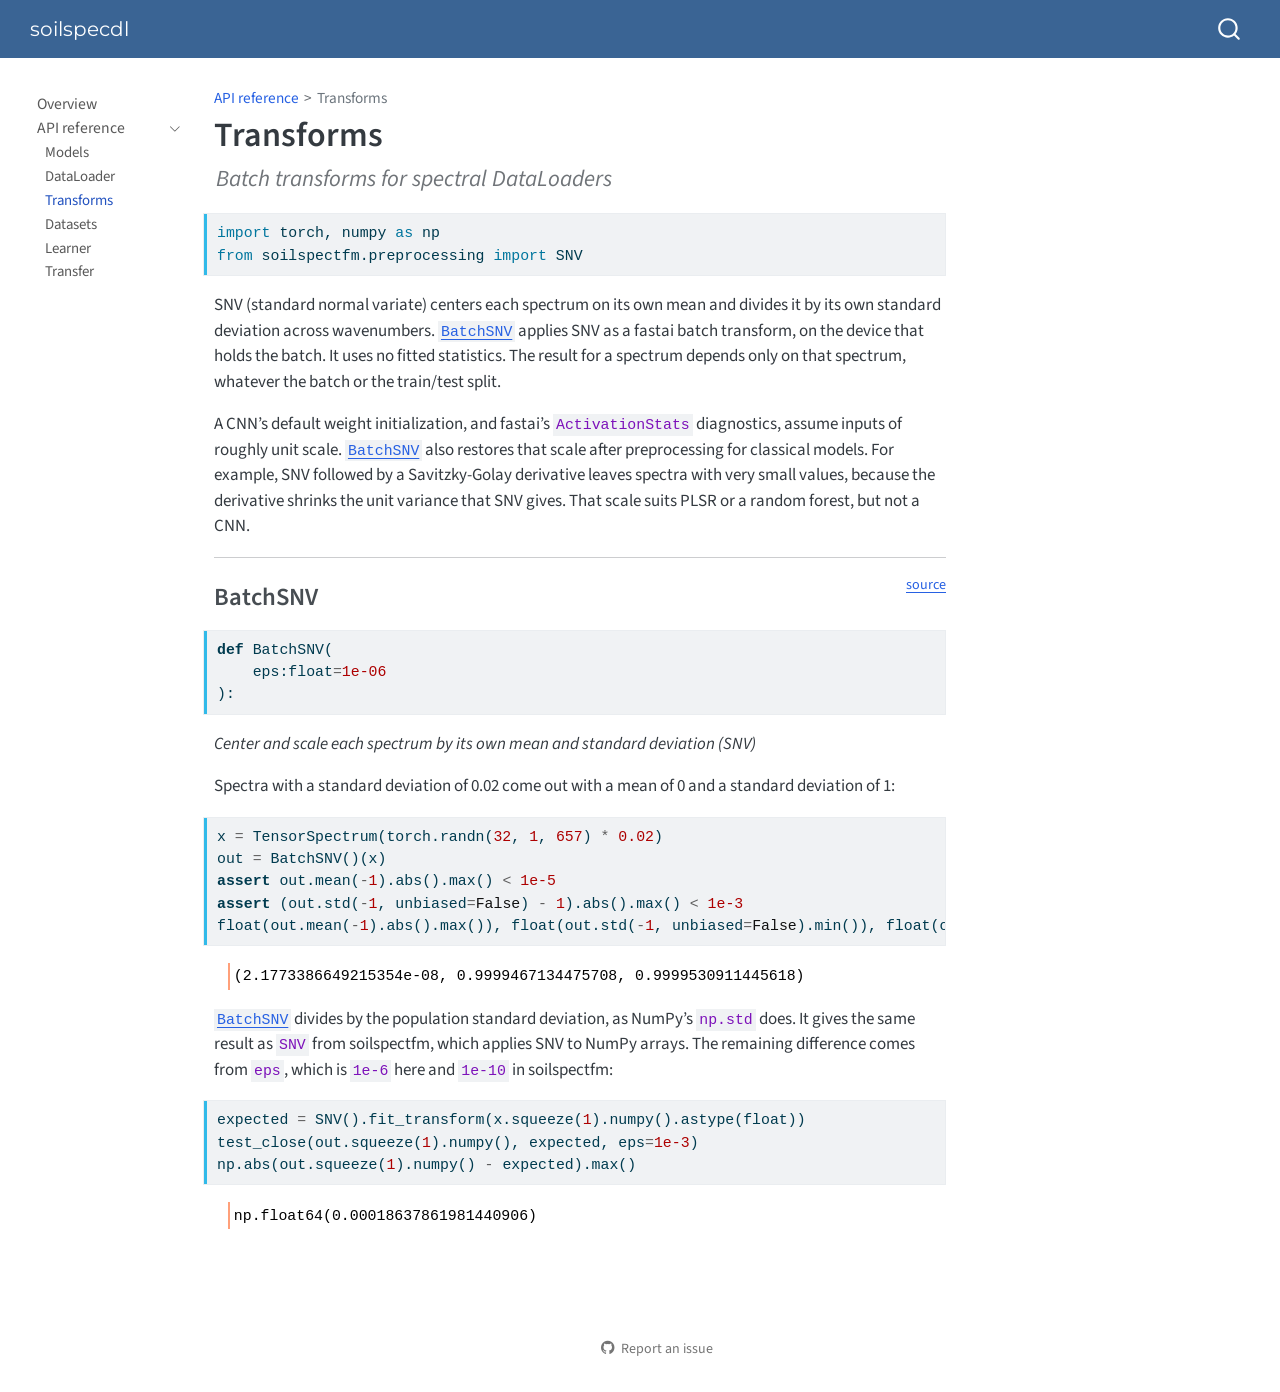
<file: transforms.html>
<!DOCTYPE html>
<html xmlns="http://www.w3.org/1999/xhtml" lang="en" xml:lang="en"><head>

<meta charset="utf-8">
<meta name="generator" content="quarto-1.11.9">

<meta name="viewport" content="width=device-width, initial-scale=1.0, user-scalable=yes">

<meta name="description" content="Batch transforms for spectral DataLoaders">

<title>Transforms – soilspecdl</title>
<style>
/* Default styles provided by pandoc.
** See https://pandoc.org/MANUAL.html#variables-for-html for config info.
*/
span.smallcaps{font-variant: small-caps;}
div.columns{display: flex; gap: 1.5em;}
div.column{flex: auto;}
@media screen {
div.columns{gap: min(4vw, 1.5em);}
div.column{overflow-x: auto;}
}
div.hanging-indent{margin-left: 1.5em; text-indent: -1.5em;}
ul.task-list{list-style: none;}
ul.task-list li input[type="checkbox"] {
  width: 0.8em;
  margin: 0 0.8em 0.2em -1em; /* quarto-specific, see https://github.com/quarto-dev/quarto-cli/issues/4556 */ 
  vertical-align: middle;
}
/* CSS for syntax highlighting */
html { -webkit-text-size-adjust: 100%; }
pre > code.sourceCode { white-space: pre; position: relative; }
pre > code.sourceCode > span { display: inline-block; line-height: 1.25; }
pre > code.sourceCode > span:empty { height: 1.2em; }
.sourceCode { overflow: visible; }
code.sourceCode > span { color: inherit; text-decoration: inherit; }
div.sourceCode { margin: 1em 0; }
pre.sourceCode { margin: 0; }
@media screen {
div.sourceCode { overflow: auto; }
}
@media print {
pre > code.sourceCode { white-space: pre-wrap; }
pre > code.sourceCode > span { text-indent: -5em; padding-left: 5em; }
}
pre.numberSource code
  { counter-reset: source-line 0; }
pre.numberSource code > span
  { position: relative; left: -4em; counter-increment: source-line; }
pre.numberSource code > span > a:first-child::before
  { content: counter(source-line);
    position: relative; left: -1em; text-align: right; vertical-align: baseline;
    border: none; display: inline-block;
    -webkit-touch-callout: none; -webkit-user-select: none;
    -khtml-user-select: none; -moz-user-select: none;
    -ms-user-select: none; user-select: none;
    padding: 0 4px; width: 4em;
  }
pre.numberSource { margin-left: 3em;  padding-left: 4px; }
div.sourceCode
  {   }
@media screen {
pre > code.sourceCode > span > a:first-child::before { text-decoration: underline; }
}
</style>


<script src="site_libs/quarto-nav/quarto-nav.js"></script>
<script src="site_libs/quarto-nav/headroom.min.js"></script>
<script src="site_libs/clipboard/clipboard.min.js"></script>
<script src="site_libs/quarto-search/autocomplete.umd.js"></script>
<script src="site_libs/quarto-search/fuse.min.js"></script>
<script src="site_libs/quarto-search/quarto-search.js"></script>
<meta name="quarto:offset" content="./">
<script src="site_libs/quarto-html/quarto.js" type="module"></script>
<script src="site_libs/quarto-html/tabsets/tabsets.js" type="module"></script>
<script src="site_libs/quarto-html/scrollable-regions/scrollable-regions.js" type="module"></script>
<script src="site_libs/quarto-html/popper.min.js"></script>
<script src="site_libs/quarto-html/tippy.umd.min.js"></script>
<script src="site_libs/quarto-html/anchor.min.js"></script>
<link href="site_libs/quarto-html/tippy.css" rel="stylesheet">
<link href="site_libs/quarto-html/quarto-syntax-highlighting-63b5708e65d6cd79cd7618c58d0c21e7.css" rel="stylesheet" id="quarto-text-highlighting-styles">
<script src="site_libs/bootstrap/bootstrap.min.js"></script>
<link href="site_libs/bootstrap/bootstrap-icons.css" rel="stylesheet">
<link href="site_libs/bootstrap/bootstrap-25d22b340971a39de180f7b8257233f4.min.css" rel="stylesheet" append-hash="true" id="quarto-bootstrap" data-mode="light">
<script id="quarto-search-options" type="application/json">{
  "location": "navbar",
  "copy-button": false,
  "collapse-after": 3,
  "panel-placement": "end",
  "type": "overlay",
  "limit": 50,
  "keyboard-shortcut": [
    "f",
    "/",
    "s"
  ],
  "show-item-context": false,
  "language": {
    "search-no-results-text": "No results",
    "search-matching-documents-text": "matching documents",
    "search-copy-link-title": "Copy link to search",
    "search-hide-matches-text": "Hide additional matches",
    "search-more-match-text": "more match in this document",
    "search-more-matches-text": "more matches in this document",
    "search-clear-button-title": "Clear",
    "search-text-placeholder": "",
    "search-detached-cancel-button-title": "Cancel",
    "search-submit-button-title": "Submit",
    "search-label": "Search"
  }
}</script>


<link rel="stylesheet" href="styles.css">
<meta property="og:title" content="Transforms – soilspecdl">
<meta property="og:description" content="Batch transforms for spectral DataLoaders">
<meta property="og:site_name" content="soilspecdl">
<meta name="twitter:title" content="Transforms – soilspecdl">
<meta name="twitter:description" content="Batch transforms for spectral DataLoaders">
<meta name="twitter:card" content="summary">
</head>

<body class="nav-sidebar floating nav-fixed quarto-light"><a id="quarto-skip-link" class="visually-hidden-focusable" href="#quarto-document-content">Skip to main content</a>

<div id="quarto-search-results"></div>
  <header id="quarto-header" class="headroom fixed-top">
    <nav class="navbar navbar-expand-lg " data-bs-theme="dark" aria-label="Site">
      <div class="navbar-container container-fluid">
      <div class="navbar-brand-container mx-auto">
    <a class="navbar-brand" href="./index.html">
    <span class="navbar-title">soilspecdl</span>
    </a>
  </div>
        <div class="quarto-navbar-tools tools-end">
</div>
          <div id="quarto-search" class="" title="Search"></div>
      </div> <!-- /container-fluid -->
    </nav>
  <nav class="quarto-secondary-nav" aria-label="Toolbar">
    <div class="container-fluid d-flex">
      <button type="button" class="quarto-btn-toggle btn" data-bs-toggle="collapse" role="button" data-bs-target=".quarto-sidebar-collapse-item" aria-controls="quarto-sidebar" aria-expanded="false" aria-label="Toggle sidebar navigation" onclick="if (window.quartoToggleHeadroom) { window.quartoToggleHeadroom(); }">
        <i class="bi bi-layout-text-sidebar-reverse"></i>
      </button>
        <nav class="quarto-page-breadcrumbs" aria-label="Breadcrumbs"><ol class="breadcrumb"><li class="breadcrumb-item"><a href="./models.html">API reference</a></li><li class="breadcrumb-item"><a href="./transforms.html">Transforms</a></li></ol></nav>
        <a class="flex-grow-1" data-bs-toggle="collapse" data-bs-target=".quarto-sidebar-collapse-item" onclick="if (window.quartoToggleHeadroom) { window.quartoToggleHeadroom(); }">      
        </a>
    </div>
  </nav>
</header>
<!-- content -->
<div id="quarto-content" class="quarto-container page-columns page-rows-contents page-layout-article page-navbar">
<!-- sidebar -->
  <nav id="quarto-sidebar" class="sidebar collapse collapse-horizontal quarto-sidebar-collapse-item sidebar-navigation floating overflow-auto" aria-label="Section">
    <div class="sidebar-menu-container"> 
    <ul class="list-unstyled mt-1">
        <li class="sidebar-item">
  <div class="sidebar-item-container"> 
  <a href="./index.html" class="sidebar-item-text sidebar-link">
 <span class="menu-text">Overview</span></a>
  </div>
</li>
        <li class="sidebar-item sidebar-item-section">
      <div class="sidebar-item-container"> 
            <button type="button" class="sidebar-item-text sidebar-item-toggle sidebar-link text-start" data-bs-toggle="collapse" data-bs-target="#quarto-sidebar-section-1" aria-controls="quarto-sidebar-section-1" aria-expanded="true">
 <span class="menu-text" id="quarto-sidebar-section-1-label">API reference</span><i class="bi bi-chevron-right" aria-hidden="true"></i></button>
      </div>
      <ul id="quarto-sidebar-section-1" aria-labelledby="quarto-sidebar-section-1-label" class="collapse list-unstyled sidebar-section depth1 show">  
          <li class="sidebar-item">
  <div class="sidebar-item-container"> 
  <a href="./models.html" class="sidebar-item-text sidebar-link">
 <span class="menu-text">Models</span></a>
  </div>
</li>
          <li class="sidebar-item">
  <div class="sidebar-item-container"> 
  <a href="./dataloader.html" class="sidebar-item-text sidebar-link">
 <span class="menu-text">DataLoader</span></a>
  </div>
</li>
          <li class="sidebar-item">
  <div class="sidebar-item-container"> 
  <a href="./transforms.html" class="sidebar-item-text sidebar-link active">
 <span class="menu-text">Transforms</span></a>
  </div>
</li>
          <li class="sidebar-item">
  <div class="sidebar-item-container"> 
  <a href="./datasets.html" class="sidebar-item-text sidebar-link">
 <span class="menu-text">Datasets</span></a>
  </div>
</li>
          <li class="sidebar-item">
  <div class="sidebar-item-container"> 
  <a href="./learner.html" class="sidebar-item-text sidebar-link">
 <span class="menu-text">Learner</span></a>
  </div>
</li>
          <li class="sidebar-item">
  <div class="sidebar-item-container"> 
  <a href="./transfer.html" class="sidebar-item-text sidebar-link">
 <span class="menu-text">Transfer</span></a>
  </div>
</li>
      </ul>
  </li>
    </ul>
    </div>
</nav>
<div id="quarto-sidebar-glass" class="quarto-sidebar-collapse-item" data-bs-toggle="collapse" data-bs-target=".quarto-sidebar-collapse-item"></div>
<!-- margin-sidebar -->
    <div id="quarto-margin-sidebar" class="sidebar margin-sidebar zindex-bottom">
        
    </div>
<!-- main -->
<main class="content" id="quarto-document-content" tabindex="-1">

<header id="title-block-header" class="quarto-title-block default"><nav class="quarto-page-breadcrumbs quarto-title-breadcrumbs d-none d-lg-block" aria-label="Breadcrumbs"><ol class="breadcrumb"><li class="breadcrumb-item"><a href="./models.html">API reference</a></li><li class="breadcrumb-item"><a href="./transforms.html">Transforms</a></li></ol></nav>
<div class="quarto-title">
<h1 class="title">Transforms</h1>
</div>

<div>
  <div class="description">
    Batch transforms for spectral DataLoaders
  </div>
</div>


<div class="quarto-title-meta">

    
  
    
  </div>
  


</header>


<!-- WARNING: THIS FILE WAS AUTOGENERATED! DO NOT EDIT! -->
<div id="f01f35d1" class="cell" data-quarto-private-1="{&quot;key&quot;:&quot;execution&quot;,&quot;value&quot;:{&quot;iopub.execute_input&quot;:&quot;2026-11-02T16:59:59.550750+00:00&quot;,&quot;shell.execute_reply&quot;:&quot;2026-11-02T16:59:59.652998+00:00&quot;,&quot;total&quot;:0.10225243099998238}}" data-execution_count="2">
<div class="code-copy-outer-scaffold"><div class="sourceCode cell-code" id="cb1"><pre class="sourceCode python code-with-copy"><code class="sourceCode python"><span id="cb1-1"><a href="#cb1-1" aria-hidden="true" tabindex="-1"></a><span class="im">import</span> torch, numpy <span class="im">as</span> np</span>
<span id="cb1-2"><a href="#cb1-2" aria-hidden="true" tabindex="-1"></a><span class="im">from</span> soilspectfm.preprocessing <span class="im">import</span> SNV</span></code></pre></div><button title="Copy to Clipboard" class="code-copy-button"><i class="bi"></i></button></div>
</div>
<p>SNV (standard normal variate) centers each spectrum on its own mean and divides it by its own standard deviation across wavenumbers. <a href="https://franckalbinet.github.io/soilspecdl/transforms.html#batchsnv"><code>BatchSNV</code></a> applies SNV as a fastai batch transform, on the device that holds the batch. It uses no fitted statistics. The result for a spectrum depends only on that spectrum, whatever the batch or the train/test split.</p>
<p>A CNN’s default weight initialization, and fastai’s <code>ActivationStats</code> diagnostics, assume inputs of roughly unit scale. <a href="https://franckalbinet.github.io/soilspecdl/transforms.html#batchsnv"><code>BatchSNV</code></a> also restores that scale after preprocessing for classical models. For example, SNV followed by a Savitzky-Golay derivative leaves spectra with very small values, because the derivative shrinks the unit variance that SNV gives. That scale suits PLSR or a random forest, but not a CNN.</p>
<div id="6b9082c3" class="cell" data-quarto-private-1="{&quot;key&quot;:&quot;execution&quot;,&quot;value&quot;:{&quot;iopub.execute_input&quot;:&quot;2026-11-02T16:59:59.654740+00:00&quot;,&quot;shell.execute_reply&quot;:&quot;2026-11-02T16:59:59.784312+00:00&quot;,&quot;total&quot;:0.12957627299999785}}" data-execution_count="4">
<hr>
<p><a href="https://github.com/franckalbinet/soilspecdl/blob/main/soilspecdl/transforms.py#L16" target="_blank" style="float:right; font-size:smaller">source</a></p>
<section id="batchsnv" class="level3">
<h3 class="anchored" data-anchor-id="batchsnv">BatchSNV</h3>
<div class="code-copy-outer-scaffold"><div class="sourceCode" id="cb2"><pre class="sourceCode python code-with-copy"><code class="sourceCode python"><span id="cb2-1"><a href="#cb2-1" aria-hidden="true" tabindex="-1"></a><span class="kw">def</span> BatchSNV(</span>
<span id="cb2-2"><a href="#cb2-2" aria-hidden="true" tabindex="-1"></a>    eps:<span class="bu">float</span><span class="op">=</span><span class="fl">1e-06</span></span>
<span id="cb2-3"><a href="#cb2-3" aria-hidden="true" tabindex="-1"></a>):</span></code></pre></div><button title="Copy to Clipboard" class="code-copy-button"><i class="bi"></i></button></div>
<p><em>Center and scale each spectrum by its own mean and standard deviation (SNV)</em></p>
</section>
</div>
<p>Spectra with a standard deviation of 0.02 come out with a mean of 0 and a standard deviation of 1:</p>
<div id="8edcb0a8" class="cell">
<div class="code-copy-outer-scaffold"><div class="sourceCode cell-code" id="cb3"><pre class="sourceCode python code-with-copy"><code class="sourceCode python"><span id="cb3-1"><a href="#cb3-1" aria-hidden="true" tabindex="-1"></a>x <span class="op">=</span> TensorSpectrum(torch.randn(<span class="dv">32</span>, <span class="dv">1</span>, <span class="dv">657</span>) <span class="op">*</span> <span class="fl">0.02</span>)</span>
<span id="cb3-2"><a href="#cb3-2" aria-hidden="true" tabindex="-1"></a>out <span class="op">=</span> BatchSNV()(x)</span>
<span id="cb3-3"><a href="#cb3-3" aria-hidden="true" tabindex="-1"></a><span class="cf">assert</span> out.mean(<span class="op">-</span><span class="dv">1</span>).<span class="bu">abs</span>().<span class="bu">max</span>() <span class="op">&lt;</span> <span class="fl">1e-5</span></span>
<span id="cb3-4"><a href="#cb3-4" aria-hidden="true" tabindex="-1"></a><span class="cf">assert</span> (out.std(<span class="op">-</span><span class="dv">1</span>, unbiased<span class="op">=</span><span class="va">False</span>) <span class="op">-</span> <span class="dv">1</span>).<span class="bu">abs</span>().<span class="bu">max</span>() <span class="op">&lt;</span> <span class="fl">1e-3</span></span>
<span id="cb3-5"><a href="#cb3-5" aria-hidden="true" tabindex="-1"></a><span class="bu">float</span>(out.mean(<span class="op">-</span><span class="dv">1</span>).<span class="bu">abs</span>().<span class="bu">max</span>()), <span class="bu">float</span>(out.std(<span class="op">-</span><span class="dv">1</span>, unbiased<span class="op">=</span><span class="va">False</span>).<span class="bu">min</span>()), <span class="bu">float</span>(out.std(<span class="op">-</span><span class="dv">1</span>, unbiased<span class="op">=</span><span class="va">False</span>).<span class="bu">max</span>())</span></code></pre></div><button title="Copy to Clipboard" class="code-copy-button"><i class="bi"></i></button></div>
<div class="cell-output cell-output-display">
<pre><code>(2.1773386649215354e-08, 0.9999467134475708, 0.9999530911445618)</code></pre>
</div>
</div>
<p><a href="https://franckalbinet.github.io/soilspecdl/transforms.html#batchsnv"><code>BatchSNV</code></a> divides by the population standard deviation, as NumPy’s <code>np.std</code> does. It gives the same result as <code>SNV</code> from soilspectfm, which applies SNV to NumPy arrays. The remaining difference comes from <code>eps</code>, which is <code>1e-6</code> here and <code>1e-10</code> in soilspectfm:</p>
<div id="852f322f" class="cell">
<div class="code-copy-outer-scaffold"><div class="sourceCode cell-code" id="cb5"><pre class="sourceCode python code-with-copy"><code class="sourceCode python"><span id="cb5-1"><a href="#cb5-1" aria-hidden="true" tabindex="-1"></a>expected <span class="op">=</span> SNV().fit_transform(x.squeeze(<span class="dv">1</span>).numpy().astype(<span class="bu">float</span>))</span>
<span id="cb5-2"><a href="#cb5-2" aria-hidden="true" tabindex="-1"></a>test_close(out.squeeze(<span class="dv">1</span>).numpy(), expected, eps<span class="op">=</span><span class="fl">1e-3</span>)</span>
<span id="cb5-3"><a href="#cb5-3" aria-hidden="true" tabindex="-1"></a>np.<span class="bu">abs</span>(out.squeeze(<span class="dv">1</span>).numpy() <span class="op">-</span> expected).<span class="bu">max</span>()</span></code></pre></div><button title="Copy to Clipboard" class="code-copy-button"><i class="bi"></i></button></div>
<div class="cell-output cell-output-display">
<pre><code>np.float64(0.00018637861981440906)</code></pre>
</div>
</div>



</main> <!-- /main -->
<script id="quarto-html-after-body" type="application/javascript">
  window.document.addEventListener("DOMContentLoaded", function (event) {
    const icon = "";
    const anchorJS = new window.AnchorJS();
    anchorJS.options = {
      placement: 'right',
      icon: icon
    };
    anchorJS.add('.anchored');
    const isCodeAnnotation = (el) => {
      for (const clz of el.classList) {
        if (clz.startsWith('code-annotation-')) {                     
          return true;
        }
      }
      return false;
    }
    const onCopySuccess = function(e) {
      // button target
      const button = e.trigger;
      // don't keep focus
      button.blur();
      // flash "checked"
      button.classList.add('code-copy-button-checked');
      var currentTitle = button.getAttribute("title");
      button.setAttribute("title", "Copied!");
      let tooltip;
      if (window.bootstrap) {
        button.setAttribute("data-bs-toggle", "tooltip");
        button.setAttribute("data-bs-placement", "left");
        button.setAttribute("data-bs-title", "Copied!");
        tooltip = new bootstrap.Tooltip(button, 
          { trigger: "manual", 
            customClass: "code-copy-button-tooltip",
            offset: [0, -8]});
        tooltip.show();    
      }
      setTimeout(function() {
        if (tooltip) {
          tooltip.hide();
          button.removeAttribute("data-bs-title");
          button.removeAttribute("data-bs-toggle");
          button.removeAttribute("data-bs-placement");
        }
        button.setAttribute("title", currentTitle);
        button.classList.remove('code-copy-button-checked');
      }, 1000);
      // clear code selection
      e.clearSelection();
    }
    const getTextToCopy = function(trigger) {
      const outerScaffold = trigger.parentElement.cloneNode(true);
      const codeEl = outerScaffold.querySelector('code');
      for (const childEl of codeEl.children) {
        if (isCodeAnnotation(childEl)) {
          childEl.remove();
        }
      }
      return codeEl.innerText;
    }
    const clipboard = new window.ClipboardJS('.code-copy-button:not([data-in-quarto-modal])', {
      text: getTextToCopy
    });
    clipboard.on('success', onCopySuccess);
    if (window.document.getElementById('quarto-embedded-source-code-modal')) {
      const clipboardModal = new window.ClipboardJS('.code-copy-button[data-in-quarto-modal]', {
        text: getTextToCopy,
        container: window.document.getElementById('quarto-embedded-source-code-modal')
      });
      clipboardModal.on('success', onCopySuccess);
    }
    const viewSource = window.document.getElementById('quarto-view-source') ||
                       window.document.getElementById('quarto-code-tools-source');
    if (viewSource) {
      const sourceUrl = viewSource.getAttribute("data-quarto-source-url");
      viewSource.addEventListener("click", function(e) {
        if (sourceUrl) {
          // rstudio viewer pane
          if (/\bcapabilities=\b/.test(window.location)) {
            window.open(sourceUrl);
          } else {
            window.location.href = sourceUrl;
          }
        } else {
          const modal = new bootstrap.Modal(document.getElementById('quarto-embedded-source-code-modal'));
          modal.show();
        }
        return false;
      });
    }
    function toggleCodeHandler(show) {
      return function(e) {
        const cellDetails = window.document.querySelectorAll(".cell details.code-fold");
        for (let i=0; i<cellDetails.length; i++) {
          const details = cellDetails[i];
          if (show) {
            details.open = true;
          } else {
            details.removeAttribute("open");
          }
        }
        const cellCodeDivs = window.document.querySelectorAll(".cell div.sourceCode.cell-code");
        const fromCls = show ? "hidden" : "unhidden";
        const toCls = show ? "unhidden" : "hidden";
        for (let i=0; i<cellCodeDivs.length; i++) {
          const codeDiv = cellCodeDivs[i];
          if (codeDiv.classList.contains(fromCls)) {
            codeDiv.classList.remove(fromCls);
            codeDiv.classList.add(toCls);
          } 
        }
        return false;
      }
    }
    const hideAllCode = window.document.getElementById("quarto-hide-all-code");
    if (hideAllCode) {
      hideAllCode.addEventListener("click", toggleCodeHandler(false));
    }
    const showAllCode = window.document.getElementById("quarto-show-all-code");
    if (showAllCode) {
      showAllCode.addEventListener("click", toggleCodeHandler(true));
    }
      var localhostRegex = new RegExp(/^(?:http|https):\/\/localhost\:?[0-9]*\//);
      var mailtoRegex = new RegExp(/^mailto:/);
        var filterRegex = new RegExp("https:\/\/franckalbinet\.github\.io\/soilspecdl");
      var isInternal = (href) => {
          return filterRegex.test(href) || localhostRegex.test(href) || mailtoRegex.test(href);
      }
      // Inspect non-navigation links and adorn them if external
      window.quartoDecorateExternalLinks = function (root) {
     var links = (root || window.document).querySelectorAll('a[href]:not(.nav-link):not(.navbar-brand):not(.toc-action):not(.sidebar-link):not(.sidebar-item-toggle):not(.pagination-link):not(.no-external):not([aria-hidden]):not(.dropdown-item):not(.quarto-navigation-tool):not(.about-link)');
      for (var i=0; i<links.length; i++) {
        const link = links[i];
        if (!isInternal(link.href)) {
          // undo the damage that might have been done by quarto-nav.js in the case of
          // links that we want to consider external
          if (link.dataset.originalHref !== undefined) {
            link.href = link.dataset.originalHref;
          }
          if (!link.classList.contains('no-external-icon')) {
          }
        }
      }
      };
      window.quartoDecorateExternalLinks(window.document);
    // Esc closes the popup (WCAG 1.4.13) and focus leaving both trigger and
    // popup closes it (WCAG 2.4.11); tippy handles neither for interactive popups.
    const hideOnEscAndFocusOut = {
      name: 'hideOnEscAndFocusOut',
      defaultValue: true,
      fn(instance) {
        const dismiss = () => {
          // A show scheduled by the trigger delay would otherwise reopen it
          instance.clearDelayTimeouts();
          instance.hide();
        };
        const onKeyDown = (event) => {
          if (event.key !== 'Escape') {
            return;
          }
          // Keep Esc from also reaching page handlers (e.g. reveal.js overview),
          // except an open reveal.js slide menu, which Esc should close too.
          // The menu handles keys only when its keyboard option is on.
          const menuHandlesEsc = window.Reveal?.getPlugin?.('menu')?.isOpen() &&
            window.Reveal.getConfig().menu?.keyboard !== false;
          if (!menuHandlesEsc) {
            event.stopPropagation();
          }
          if (instance.popper.contains(window.document.activeElement)) {
            // Disabled while refocusing so the focus trigger does not reopen it
            instance.disable();
            instance.reference.focus();
            instance.enable();
          }
          dismiss();
        };
        const onFocusOut = (event) => {
          const target = event.relatedTarget;
          if (target && !instance.reference.contains(target) &&
              !instance.popper.contains(target)) {
            dismiss();
          }
        };
        // On the trigger too: a click trigger (code-annotations: select) has no
        // blur handling. Attached for the instance's lifetime so leaving the
        // trigger also cancels a show still pending on the trigger delay.
        instance.reference.addEventListener('focusout', onFocusOut);
        return {
          onShow() {
            window.document.addEventListener('keydown', onKeyDown, true);
            instance.popper.addEventListener('focusout', onFocusOut);
          },
          onHide() {
            window.document.removeEventListener('keydown', onKeyDown, true);
            instance.popper.removeEventListener('focusout', onFocusOut);
          },
          onDestroy() {
            instance.reference.removeEventListener('focusout', onFocusOut);
          },
        };
      },
    };
    function tippyHover(el, contentFn, onTriggerFn, onUntriggerFn) {
      const config = {
        allowHTML: true,
        maxWidth: 500,
        delay: 100,
        arrow: false,
        appendTo: function(el) {
            return el.parentElement;
        },
        interactive: true,
        interactiveBorder: 10,
        theme: 'quarto',
        placement: 'bottom-start',
        plugins: [hideOnEscAndFocusOut],
      };
      if (contentFn) {
        config.content = contentFn;
      }
      if (onTriggerFn) {
        config.onTrigger = onTriggerFn;
      }
      if (onUntriggerFn) {
        config.onUntrigger = onUntriggerFn;
      }
      window.tippy(el, config); 
    }
    const noterefs = window.document.querySelectorAll('a[role="doc-noteref"]');
    for (var i=0; i<noterefs.length; i++) {
      const ref = noterefs[i];
      tippyHover(ref, function() {
        // use id or data attribute instead here
        let href = ref.getAttribute('data-footnote-href') || ref.getAttribute('href');
        try { href = new URL(href).hash; } catch {}
        const id = href.replace(/^#\/?/, "");
        const note = window.document.getElementById(id);
        if (note) {
          return note.innerHTML;
        } else {
          return "";
        }
      });
    }
    const xrefs = window.document.querySelectorAll('a.quarto-xref');
    const processXRef = (id, note) => {
      // Strip column container classes
      const stripColumnClz = (el) => {
        el.classList.remove("page-full", "page-columns");
        if (el.children) {
          for (const child of el.children) {
            stripColumnClz(child);
          }
        }
      }
      stripColumnClz(note)
      if (id === null || id.startsWith('sec-')) {
        // Special case sections, only their first couple elements
        const container = document.createElement("div");
        if (note.children && note.children.length > 2) {
          container.appendChild(note.children[0].cloneNode(true));
          for (let i = 1; i < note.children.length; i++) {
            const child = note.children[i];
            if (child.tagName === "P" && child.innerText === "") {
              continue;
            } else {
              container.appendChild(child.cloneNode(true));
              break;
            }
          }
          if (window.Quarto?.typesetMath) {
            window.Quarto.typesetMath(container);
          }
          return container.innerHTML
        } else {
          if (window.Quarto?.typesetMath) {
            window.Quarto.typesetMath(note);
          }
          return note.innerHTML;
        }
      } else {
        // Remove any anchor links if they are present
        const anchorLink = note.querySelector('a.anchorjs-link');
        if (anchorLink) {
          anchorLink.remove();
        }
        if (window.Quarto?.typesetMath) {
          window.Quarto.typesetMath(note);
        }
        if (note.classList.contains("callout")) {
          return note.outerHTML;
        } else {
          return note.innerHTML;
        }
      }
    }
    for (var i=0; i<xrefs.length; i++) {
      const xref = xrefs[i];
      tippyHover(xref, undefined, function(instance) {
        instance.disable();
        let url = xref.getAttribute('href');
        let hash = undefined; 
        if (url.startsWith('#')) {
          hash = url;
        } else {
          try { hash = new URL(url).hash; } catch {}
        }
        if (hash) {
          const id = hash.replace(/^#\/?/, "");
          const note = window.document.getElementById(id);
          if (note !== null) {
            try {
              const html = processXRef(id, note.cloneNode(true));
              instance.setContent(html);
            } finally {
              instance.enable();
              instance.show();
            }
          } else {
            // See if we can fetch this
            fetch(url.split('#')[0])
            .then(res => res.text())
            .then(html => {
              const parser = new DOMParser();
              const htmlDoc = parser.parseFromString(html, "text/html");
              const note = htmlDoc.getElementById(id);
              if (note !== null) {
                const html = processXRef(id, note);
                instance.setContent(html);
              } 
            }).finally(() => {
              instance.enable();
              instance.show();
            });
          }
        } else {
          // See if we can fetch a full url (with no hash to target)
          // This is a special case and we should probably do some content thinning / targeting
          fetch(url)
          .then(res => res.text())
          .then(html => {
            const parser = new DOMParser();
            const htmlDoc = parser.parseFromString(html, "text/html");
            const note = htmlDoc.querySelector('main.content');
            if (note !== null) {
              // This should only happen for chapter cross references
              // (since there is no id in the URL)
              // remove the first header
              if (note.children.length > 0 && note.children[0].tagName === "HEADER") {
                note.children[0].remove();
              }
              const html = processXRef(null, note);
              instance.setContent(html);
            } 
          }).finally(() => {
            instance.enable();
            instance.show();
          });
        }
      }, function(instance) {
      });
    }
        let selectedAnnoteEl;
        const selectorForAnnotation = ( cell, annotation) => {
          let cellAttr = 'data-code-cell="' + cell + '"';
          let lineAttr = 'data-code-annotation="' +  annotation + '"';
          const selector = 'span[' + cellAttr + '][' + lineAttr + ']';
          return selector;
        }
        const selectCodeLines = (annoteEl) => {
          const doc = window.document;
          const targetCell = annoteEl.getAttribute("data-target-cell");
          const targetAnnotation = annoteEl.getAttribute("data-target-annotation");
          const annoteSpan = window.document.querySelector(selectorForAnnotation(targetCell, targetAnnotation));
          const lines = annoteSpan.getAttribute("data-code-lines").split(",");
          const lineIds = lines.map((line) => {
            return targetCell + "-" + line;
          })
          // Each band is positioned against its own containing block, which is
          // not the offsetParent of the lines, so place it from client rects.
          const placeBand = (band, firstEl, lastEl, codeBlock) => {
            const container = band.offsetParent;
            if (container === null) {
              return;
            }
            const containerRect = container.getBoundingClientRect();
            // Reveal.js scales slides with a transform, so convert client
            // pixels back to the CSS pixels of the container.
            const scale = containerRect.height / container.offsetHeight || 1;
            const firstRect = firstEl.getBoundingClientRect();
            const lastRect = lastEl.getBoundingClientRect();
            const top = (firstRect.top - containerRect.top) / scale - container.clientTop + container.scrollTop;
            const height = (lastRect.bottom - firstRect.top) / scale;
            band.style.top = top - 2 + "px";
            band.style.height = height + 4 + "px";
            if (codeBlock) {
              // Without the copy button wrapper, the containing block is wider
              // than the code block, so span the code block explicitly.
              const blockRect = codeBlock.getBoundingClientRect();
              band.style.left = (blockRect.left - containerRect.left) / scale - container.clientLeft + container.scrollLeft + "px";
              band.style.width = blockRect.width / scale + "px";
            }
          };
          if (lineIds.length > 0) {
            const el = window.document.getElementById(lineIds[0]);
            const lastEl = window.document.getElementById(lineIds[lineIds.length - 1]);
            const parent = el.parentElement.parentElement;
            // cook up a div (if necessary) and position it
            let div = window.document.getElementById("code-annotation-line-highlight");
            if (div === null) {
              div = window.document.createElement("div");
              div.setAttribute("id", "code-annotation-line-highlight");
              div.style.position = 'absolute';
              parent.appendChild(div);
            }
            placeBand(div, el, lastEl, parent.closest("div.sourceCode") || parent);
            let gutterDiv = window.document.getElementById("code-annotation-line-highlight-gutter");
            if (gutterDiv === null) {
              gutterDiv = window.document.createElement("div");
              gutterDiv.setAttribute("id", "code-annotation-line-highlight-gutter");
              gutterDiv.style.position = 'absolute';
              const codeCell = window.document.getElementById(targetCell);
              const gutter = codeCell.querySelector('.code-annotation-gutter');
              gutter.appendChild(gutterDiv);
            }
            placeBand(gutterDiv, el, lastEl);
            selectedAnnoteEl = annoteEl;
          }
        };
        const unselectCodeLines = () => {
          const elementsIds = ["code-annotation-line-highlight", "code-annotation-line-highlight-gutter"];
          elementsIds.forEach((elId) => {
            const div = window.document.getElementById(elId);
            if (div) {
              div.remove();
            }
          });
          selectedAnnoteEl = undefined;
        };
          // Handle positioning of the toggle
      window.addEventListener(
        "resize",
        throttle(() => {
          elRect = undefined;
          if (selectedAnnoteEl) {
            selectCodeLines(selectedAnnoteEl);
          }
        }, 10)
      );
      function throttle(fn, ms) {
      let throttle = false;
      let timer;
        return (...args) => {
          if(!throttle) { // first call gets through
              fn.apply(this, args);
              throttle = true;
          } else { // all the others get throttled
              if(timer) clearTimeout(timer); // cancel #2
              timer = setTimeout(() => {
                fn.apply(this, args);
                timer = throttle = false;
              }, ms);
          }
        };
      }
        // Attach click handler to the DT
        const annoteDls = window.document.querySelectorAll('dt[data-target-cell]');
        for (const annoteDlNode of annoteDls) {
          annoteDlNode.addEventListener('click', (event) => {
            const clickedEl = event.target;
            if (clickedEl !== selectedAnnoteEl) {
              unselectCodeLines();
              const activeEl = window.document.querySelector('dt[data-target-cell].code-annotation-active');
              if (activeEl) {
                activeEl.classList.remove('code-annotation-active');
              }
              selectCodeLines(clickedEl);
              clickedEl.classList.add('code-annotation-active');
            } else {
              // Unselect the line
              unselectCodeLines();
              clickedEl.classList.remove('code-annotation-active');
            }
          });
        }
    const findCites = (el) => {
      const parentEl = el.parentElement;
      if (parentEl) {
        const cites = parentEl.dataset.cites;
        if (cites) {
          return {
            el,
            cites: cites.split(' ')
          };
        } else {
          return findCites(el.parentElement)
        }
      } else {
        return undefined;
      }
    };
    var bibliorefs = window.document.querySelectorAll('a[role="doc-biblioref"]');
    for (var i=0; i<bibliorefs.length; i++) {
      const ref = bibliorefs[i];
      const citeInfo = findCites(ref);
      if (citeInfo) {
        tippyHover(citeInfo.el, function() {
          var popup = window.document.createElement('div');
          citeInfo.cites.forEach(function(cite) {
            var citeDiv = window.document.createElement('div');
            citeDiv.classList.add('hanging-indent');
            citeDiv.classList.add('csl-entry');
            var biblioDiv = window.document.getElementById('ref-' + cite);
            if (biblioDiv) {
              citeDiv.innerHTML = biblioDiv.innerHTML;
            }
            popup.appendChild(citeDiv);
          });
          return popup.innerHTML;
        });
      }
    }
  });
  </script>
  <script type="application/javascript">
  window.quartoScrollableRegionsLabels = {"code":"Scrollable code","output":"Scrollable output"};
  </script>
</div> <!-- /content -->




<footer class="footer"><div class="nav-footer"><div class="nav-footer-center"><div class="toc-actions"><ul><li><a href="https://github.com/franckalbinet/soilspecdl/issues/new" class="toc-action"><i class="bi bi-github"></i>Report an issue</a></li></ul></div></div></div></footer></body></html>
</file>
<file: site_libs/quarto-html/tippy.css>
.tippy-box[data-animation=fade][data-state=hidden]{opacity:0}[data-tippy-root]{max-width:calc(100vw - 10px)}.tippy-box{position:relative;background-color:#333;color:#fff;border-radius:4px;font-size:14px;line-height:1.4;white-space:normal;outline:0;transition-property:transform,visibility,opacity}.tippy-box[data-placement^=top]>.tippy-arrow{bottom:0}.tippy-box[data-placement^=top]>.tippy-arrow:before{bottom:-7px;left:0;border-width:8px 8px 0;border-top-color:initial;transform-origin:center top}.tippy-box[data-placement^=bottom]>.tippy-arrow{top:0}.tippy-box[data-placement^=bottom]>.tippy-arrow:before{top:-7px;left:0;border-width:0 8px 8px;border-bottom-color:initial;transform-origin:center bottom}.tippy-box[data-placement^=left]>.tippy-arrow{right:0}.tippy-box[data-placement^=left]>.tippy-arrow:before{border-width:8px 0 8px 8px;border-left-color:initial;right:-7px;transform-origin:center left}.tippy-box[data-placement^=right]>.tippy-arrow{left:0}.tippy-box[data-placement^=right]>.tippy-arrow:before{left:-7px;border-width:8px 8px 8px 0;border-right-color:initial;transform-origin:center right}.tippy-box[data-inertia][data-state=visible]{transition-timing-function:cubic-bezier(.54,1.5,.38,1.11)}.tippy-arrow{width:16px;height:16px;color:#333}.tippy-arrow:before{content:"";position:absolute;border-color:transparent;border-style:solid}.tippy-content{position:relative;padding:5px 9px;z-index:1}
</file>
<file: site_libs/quarto-html/quarto-syntax-highlighting-63b5708e65d6cd79cd7618c58d0c21e7.css>
/* quarto syntax highlight colors */
:root {
  --quarto-hl-ot-color: #003B4F;
  --quarto-hl-at-color: #657422;
  --quarto-hl-ss-color: #20794D;
  --quarto-hl-an-color: #5E5E5E;
  --quarto-hl-fu-color: #4758AB;
  --quarto-hl-st-color: #20794D;
  --quarto-hl-cf-color: #003B4F;
  --quarto-hl-op-color: #5E5E5E;
  --quarto-hl-er-color: #AD0000;
  --quarto-hl-bn-color: #AD0000;
  --quarto-hl-al-color: #AD0000;
  --quarto-hl-va-color: #111111;
  --quarto-hl-bu-color: inherit;
  --quarto-hl-ex-color: inherit;
  --quarto-hl-pp-color: #AD0000;
  --quarto-hl-in-color: #5E5E5E;
  --quarto-hl-vs-color: #20794D;
  --quarto-hl-wa-color: #5E5E5E;
  --quarto-hl-do-color: #5E5E5E;
  --quarto-hl-im-color: #00769E;
  --quarto-hl-ch-color: #20794D;
  --quarto-hl-dt-color: #AD0000;
  --quarto-hl-fl-color: #AD0000;
  --quarto-hl-co-color: #5E5E5E;
  --quarto-hl-cv-color: #5E5E5E;
  --quarto-hl-cn-color: #8f5902;
  --quarto-hl-sc-color: #5E5E5E;
  --quarto-hl-dv-color: #AD0000;
  --quarto-hl-kw-color: #003B4F;
}

/* other quarto variables */
:root {
  --quarto-font-monospace: SFMono-Regular, Menlo, Monaco, Consolas, "Liberation Mono", "Courier New", monospace;
}

/* syntax highlight based on Pandoc's rules */
pre > code.sourceCode > span {
  color: #003B4F;
}

code.sourceCode > span {
  color: #003B4F;
}

div.sourceCode,
div.sourceCode pre.sourceCode {
  color: #003B4F;
}

/* Normal */
code span {
  color: #003B4F;
}

/* Alert */
code span.al {
  color: #AD0000;
  font-style: inherit;
}

/* Annotation */
code span.an {
  color: #5E5E5E;
  font-style: inherit;
}

/* Attribute */
code span.at {
  color: #657422;
  font-style: inherit;
}

/* BaseN */
code span.bn {
  color: #AD0000;
  font-style: inherit;
}

/* BuiltIn */
code span.bu {
  font-style: inherit;
}

/* ControlFlow */
code span.cf {
  color: #003B4F;
  font-weight: bold;
  font-style: inherit;
}

/* Char */
code span.ch {
  color: #20794D;
  font-style: inherit;
}

/* Constant */
code span.cn {
  color: #8f5902;
  font-style: inherit;
}

/* Comment */
code span.co {
  color: #5E5E5E;
  font-style: inherit;
}

/* CommentVar */
code span.cv {
  color: #5E5E5E;
  font-style: italic;
}

/* Documentation */
code span.do {
  color: #5E5E5E;
  font-style: italic;
}

/* DataType */
code span.dt {
  color: #AD0000;
  font-style: inherit;
}

/* DecVal */
code span.dv {
  color: #AD0000;
  font-style: inherit;
}

/* Error */
code span.er {
  color: #AD0000;
  font-style: inherit;
}

/* Extension */
code span.ex {
  font-style: inherit;
}

/* Float */
code span.fl {
  color: #AD0000;
  font-style: inherit;
}

/* Function */
code span.fu {
  color: #4758AB;
  font-style: inherit;
}

/* Import */
code span.im {
  color: #00769E;
  font-style: inherit;
}

/* Information */
code span.in {
  color: #5E5E5E;
  font-style: inherit;
}

/* Keyword */
code span.kw {
  color: #003B4F;
  font-weight: bold;
  font-style: inherit;
}

/* Operator */
code span.op {
  color: #5E5E5E;
  font-style: inherit;
}

/* Other */
code span.ot {
  color: #003B4F;
  font-style: inherit;
}

/* Preprocessor */
code span.pp {
  color: #AD0000;
  font-style: inherit;
}

/* SpecialChar */
code span.sc {
  color: #5E5E5E;
  font-style: inherit;
}

/* SpecialString */
code span.ss {
  color: #20794D;
  font-style: inherit;
}

/* String */
code span.st {
  color: #20794D;
  font-style: inherit;
}

/* Variable */
code span.va {
  color: #111111;
  font-style: inherit;
}

/* VerbatimString */
code span.vs {
  color: #20794D;
  font-style: inherit;
}

/* Warning */
code span.wa {
  color: #5E5E5E;
  font-style: italic;
}

.prevent-inlining {
  content: "</";
}

/*# sourceMappingURL=054cc16b9e9817627be6994582d2ffb5.css.map */
</file>
<file: styles.css>
@import url('https://fonts.googleapis.com/css2?family=Montserrat:wght@400&display=swap');

.cell {
    margin-bottom: 1rem;
}

.cell>.sourceCode {
    margin-bottom: 0;
}

.cell-output>pre {
    margin-bottom: 0;
}

.cell-output>pre,
.cell-output>.sourceCode>pre,
.cell-output-stdout>pre {
    margin-left: 0.8rem;
    margin-top: 0;
    background: none;
    border-left: 2px solid lightsalmon;
    border-top-left-radius: 0;
    border-top-right-radius: 0;
}

.cell-output>.sourceCode {
    border: none;
}

.cell-output>.sourceCode {
    background: none;
    margin-top: 0;
}

div.description {
    padding-left: 2px;
    padding-top: 5px;
    font-style: italic;
    font-size: 135%;
    opacity: 70%;
}

.navbar {
    background-color: #3a6494
}

.navbar-brand {
    text-transform: none;
    font-family: 'Montserrat', sans-serif;
    font-size: 1.2rem;
}

.navbar-brand .navbar-title {
    font-weight: normal;
}

td:first-child,
td:first-child code {
    white-space: nowrap;
    word-break: normal;
    overflow-wrap: normal;
}

.cell-output-display img {
    max-width: 100%;
    height: auto;
}
</file>
